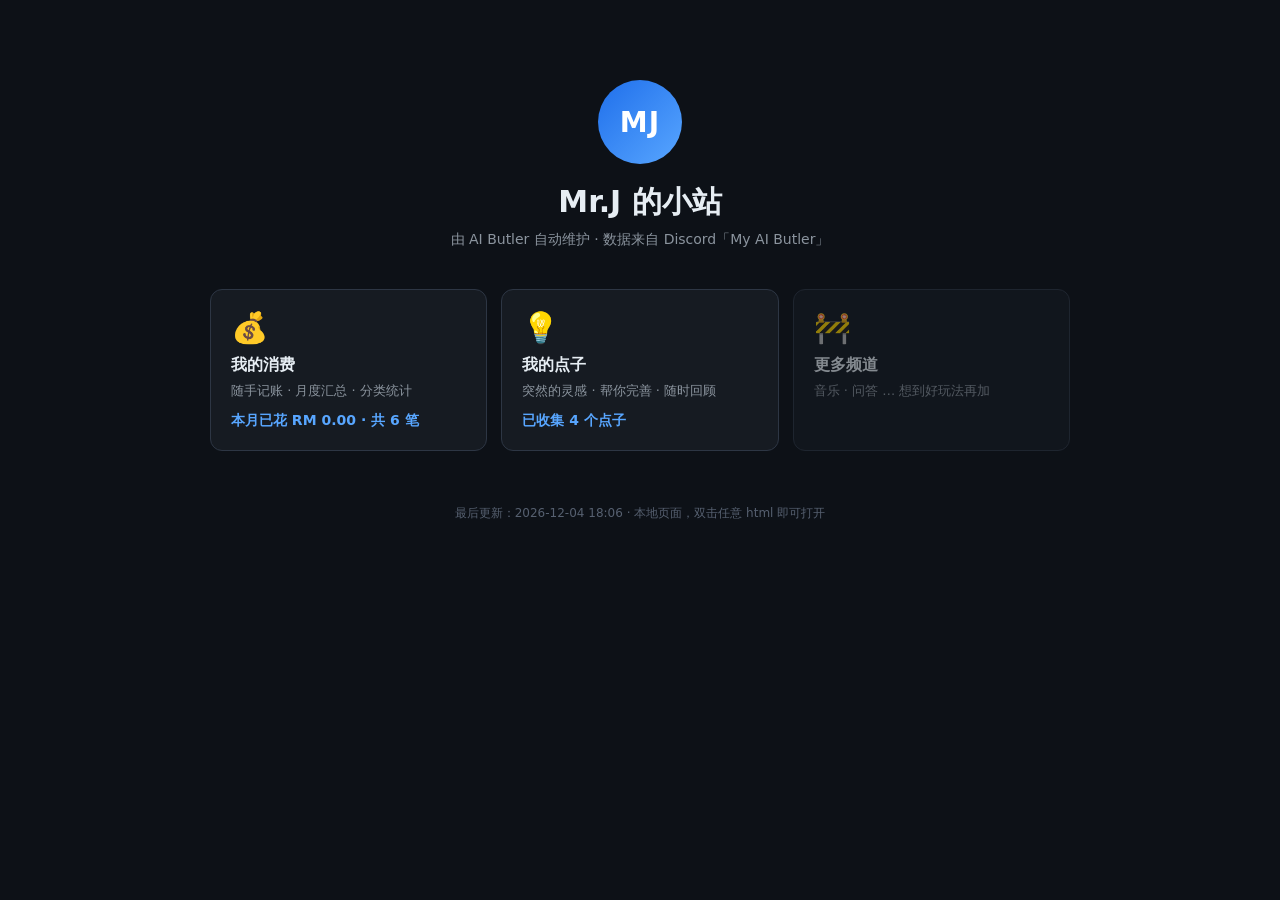
<file: index.html>
<!DOCTYPE html>
<html lang="zh-CN">
<head>
<meta charset="UTF-8">
<meta name="viewport" content="width=device-width, initial-scale=1.0">
<title>Mr.J · 个人主页</title>
<link rel="stylesheet" href="assets/style.css">
<style>
.home-hero { text-align: center; padding: 48px 0 8px; }
.home-hero .avatar {
  width: 84px; height: 84px; border-radius: 50%; margin: 0 auto 18px;
  background: linear-gradient(135deg, #1f6feb, #58a6ff);
  display: flex; align-items: center; justify-content: center;
  font-size: 28px; font-weight: 800; color: #fff; letter-spacing: 1px;
}
.home-hero h1 { font-size: 30px; }
.home-hero .sub { color: var(--muted); margin-top: 8px; font-size: 14px; }
a.card { display: block; color: var(--text); transition: border-color .15s, transform .15s; }
a.card:hover { border-color: var(--accent); text-decoration: none; transform: translateY(-2px); }
a.card h2 { margin-bottom: 6px; }
a.card p { color: var(--muted); font-size: 13px; }
.card-emoji { font-size: 30px; display: block; margin-bottom: 10px; }
.card-stat { color: var(--accent) !important; margin-top: 12px; font-weight: 600; font-size: 14px !important; }
.card-soon { opacity: .55; pointer-events: none; }
</style>
</head>
<body>
<div class="wrap">
  <div class="home-hero">
    <div class="avatar">MJ</div>
    <h1>Mr.J 的小站</h1>
    <div class="sub">由 AI Butler 自动维护 · 数据来自 Discord「My AI Butler」</div>
  </div>
  <section class="grid" style="margin-top:32px">
    <a class="card" href="expenses.html">
      <span class="card-emoji">💰</span>
      <h2>我的消费</h2>
      <p>随手记账 · 月度汇总 · 分类统计</p>
      <p class="card-stat" id="exp-stat">—</p>
    </a>
    <a class="card" href="ideas.html">
      <span class="card-emoji">💡</span>
      <h2>我的点子</h2>
      <p>突然的灵感 · 帮你完善 · 随时回顾</p>
      <p class="card-stat" id="idea-stat">—</p>
    </a>
    <a class="card card-soon" href="#">
      <span class="card-emoji">🚧</span>
      <h2>更多频道</h2>
      <p>音乐 · 问答 … 想到好玩法再加</p>
    </a>
  </section>
  <footer>最后更新：<span id="updated"></span> · 本地页面，双击任意 html 即可打开</footer>
</div>
<script src="assets/expenses-data.js"></script>
<script src="assets/ideas-data.js"></script>
<script>
(function(){
  var e = window.EXPENSES || [];
  var now = new Date();
  var ym = now.getFullYear() + "-" + String(now.getMonth()+1).padStart(2,"0");
  var thisMonth = e.filter(function(x){ return x.date.slice(0,7) === ym; });
  var sum = thisMonth.reduce(function(a,b){ return a + b.amount; }, 0);
  var cur = (thisMonth[0] || e[0] || {}).currency || "RM";
  document.getElementById("exp-stat").textContent = "本月已花 " + cur + " " + sum.toFixed(2) + " · 共 " + e.length + " 笔";
  var i = window.IDEAS || [];
  document.getElementById("idea-stat").textContent = "已收集 " + i.length + " 个点子";
  var d = new Date(document.lastModified);
  document.getElementById("updated").textContent =
    d.getFullYear() + "-" + String(d.getMonth()+1).padStart(2,"0") + "-" + String(d.getDate()).padStart(2,"0") + " " +
    String(d.getHours()).padStart(2,"0") + ":" + String(d.getMinutes()).padStart(2,"0");
})();
</script>
</body>
</html>
</file>
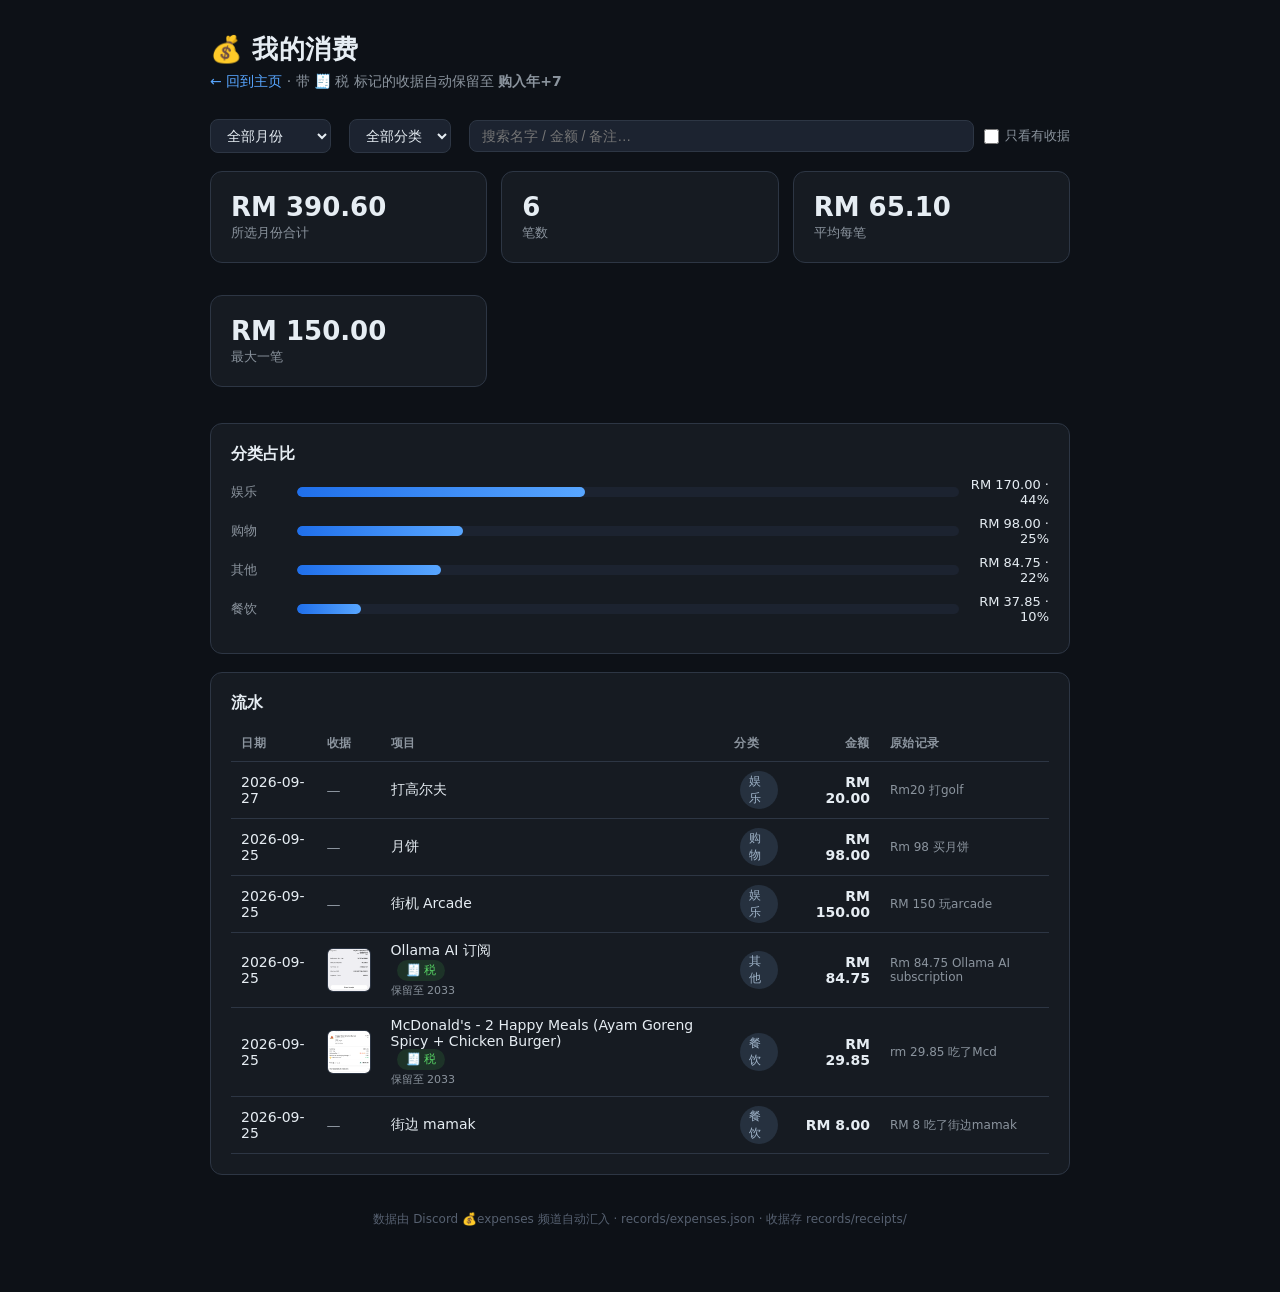
<file: expenses.html>
<!DOCTYPE html>
<html lang="zh-CN">
<head>
<meta charset="UTF-8">
<meta name="viewport" content="width=device-width, initial-scale=1.0">
<title>💰 我的消费</title>
<link rel="stylesheet" href="assets/style.css">
<style>
.filters { display: flex; gap: 10px; flex-wrap: wrap; align-items: center; margin-bottom: 18px; }
.filters input[type=search] { flex: 1; min-width: 180px; margin-right: 0; }
.toggle { display: inline-flex; align-items: center; gap: 6px; font-size: 13px; color: var(--muted); cursor: pointer; user-select: none; white-space: nowrap; }
.toggle input { accent-color: var(--accent); width: 15px; height: 15px; }
.receipt-th { width: 44px; height: 44px; object-fit: cover; border-radius: 6px; border: 1px solid var(--border); cursor: zoom-in; display: block; }
.tax-badge { background: #1d3328; color: #56d364; }
.ret { font-size: 11px; color: var(--muted); display: block; margin-top: 2px; }
#lightbox { position: fixed; inset: 0; background: rgba(0,0,0,.85); display: none; align-items: center; justify-content: center; z-index: 50; }
#lightbox img { max-width: 92vw; max-height: 92vh; border-radius: 10px; }
</style>
</head>
<body>
<div class="wrap">
  <header>
    <h1>💰 我的消费</h1>
    <div class="sub"><a href="index.html">← 回到主页</a> · 带 🧾 税 标记的收据自动保留至 <b>购入年+7</b></div>
  </header>
  <nav class="filters">
    <select id="monthSel"></select>
    <select id="catSel"><option value="">全部分类</option></select>
    <input type="search" id="q" placeholder="搜索名字 / 金额 / 备注…">
    <label class="toggle"><input type="checkbox" id="fReceipt">只看有收据</label>
  </nav>
  <section class="grid" style="margin-bottom:18px">
    <div class="card stat"><div class="num" id="s-total">-</div><div class="lbl">所选月份合计</div></div>
    <div class="card stat"><div class="num" id="s-count">-</div><div class="lbl">笔数</div></div>
    <div class="card stat"><div class="num" id="s-avg">-</div><div class="lbl">平均每笔</div></div>
    <div class="card stat"><div class="num" id="s-max">-</div><div class="lbl">最大一笔</div></div>
  </section>
  <section class="card">
    <h2>分类占比</h2>
    <div id="cats"></div>
  </section>
  <section class="card">
    <h2>流水</h2>
    <table>
      <thead><tr><th>日期</th><th>收据</th><th>项目</th><th>分类</th><th style="text-align:right">金额</th><th>原始记录</th></tr></thead>
      <tbody id="rows"></tbody>
    </table>
    <div class="empty" id="empty" style="display:none">没有符合条件的记录</div>
  </section>
  <footer>数据由 Discord 💰expenses 频道自动汇入 · records/expenses.json · 收据存 records/receipts/</footer>
</div>
<div id="lightbox"><img id="lbimg" alt="收据大图"></div>
<script src="assets/expenses-data.js"></script>
<script>
(function(){
  var E = (window.EXPENSES || []).slice().sort(function(a,b){ return b.date.localeCompare(a.date) || b.id-a.id; });
  var months = []; E.forEach(function(x){ var m=x.date.slice(0,7); if(months.indexOf(m)<0) months.push(m); });
  var mSel=document.getElementById("monthSel");
  months.forEach(function(m,i){ var o=document.createElement("option"); o.value=m; o.textContent=m.replace("-","年")+"月"; mSel.appendChild(o); });
  var all0=document.createElement("option"); all0.value=""; all0.textContent="全部月份";
  mSel.insertBefore(all0, mSel.firstChild); mSel.value="";

  var cSel=document.getElementById("catSel"), q=document.getElementById("q"),
      fR=document.getElementById("fReceipt");
  [mSel,cSel,fR].forEach(function(el){ el.onchange=render; }); q.oninput=render;

  function esc(s){ return String(s).replace(/[&<>"]/g,function(c){return {"&":"&amp;","<":"&lt;",">":"&gt;",'"':"&quot;"}[c];}); }
  function money(v){ var s=String(v).toLowerCase().replace(/[,\s]/g,""); var f=parseFloat(s); return isNaN(f)?s:f.toFixed(2); }

  function render(){
    var m=mSel.value, cat=cSel.value, kw=q.value.trim().toLowerCase(), onlyR=fR.checked;
    function match(x){
      if(m && x.date.slice(0,7)!==m) return false;
      if(cat && (x.category||"其他")!==cat) return false;
      if(onlyR && !x.receipt) return false;
      if(kw){
        var hay=(x.item+" "+(x.category||"")+" "+(x.raw||"")+" "+x.amount+" "+x.currency+" "+(x.note||"")).toLowerCase();
        if(hay.indexOf(kw)<0 && hay.indexOf(money(kw))<0) return false;
      }
      return true;
    }
    var list=E.filter(match);
    var monthAll=E.filter(function(x){ return !m||x.date.slice(0,7)===m; });
    var cur=(monthAll[0]||E[0]||{}).currency||"RM";
    var total=monthAll.reduce(function(a,b){return a+b.amount;},0);
    document.getElementById("s-total").textContent=cur+" "+total.toFixed(2);
    document.getElementById("s-count").textContent=list.length+(list.length!==monthAll.length?(" / "+monthAll.length):"");
    document.getElementById("s-avg").textContent=monthAll.length?cur+" "+(total/monthAll.length).toFixed(2):"-";
    var mx=monthAll.length?Math.max.apply(null,monthAll.map(function(x){return x.amount;})):0;
    document.getElementById("s-max").textContent=monthAll.length?cur+" "+mx.toFixed(2):"-";

    var byCat={}; monthAll.forEach(function(x){ byCat[x.category||"其他"]=(byCat[x.category||"其他"]||0)+x.amount; });
    var keys=Object.keys(byCat).sort(function(a,b){return byCat[b]-byCat[a];});
    document.getElementById("cats").innerHTML=keys.map(function(k){
      var pct=total?100*byCat[k]/total:0;
      return '<div class="bar-row"><span class="bar-label">'+esc(k)+'</span><div class="bar-track"><div class="bar-fill" style="width:'+pct+'%"></div></div><span class="bar-val">'+cur+' '+byCat[k].toFixed(2)+' · '+pct.toFixed(0)+'%</span></div>';
    }).join("")||'<div class="empty">暂无数据</div>';

    var cKeys=[]; E.forEach(function(x){ var c=x.category||"其他"; if(cKeys.indexOf(c)<0) cKeys.push(c); });
    cSel.innerHTML='<option value="">全部分类</option>'+cKeys.map(function(c){ return '<option value="'+esc(c)+'"'+(c===cat?' selected':'')+'>'+esc(c)+'</option>'; }).join("");

    document.getElementById("rows").innerHTML=list.map(function(x){
      var rec = x.receipt ? '<img class="receipt-th" src="receipts/'+encodeURI(x.receipt)+'" alt="收据" onclick="showR(\'receipts/'+encodeURI(x.receipt)+'\')" onerror="this.outerHTML=\'<span style=color:var(--muted)>🧾缺文件</span>\'">' : '<span style="color:var(--muted)">—</span>';
      var tax = x.tax ? '<span class="badge tax-badge">🧾 税</span>'+(x.retention_until?'<span class="ret">保留至 '+x.retention_until+'</span>':'') : '';
      return '<tr><td>'+x.date+'</td><td>'+rec+'</td><td>'+esc(x.item)+(tax?'<br>'+tax:'')+'</td><td><span class="badge">'+esc(x.category||"-")+'</span></td><td class="amount" style="text-align:right">'+esc(x.currency)+' '+x.amount.toFixed(2)+'</td><td style="color:var(--muted);font-size:12px">'+esc(x.raw||"")+'</td></tr>';
    }).join("");
    document.getElementById("empty").style.display=list.length?"none":"block";
  }
  window.showR=function(src){ document.getElementById("lbimg").src=src; document.getElementById("lightbox").style.display="flex"; };
  document.getElementById("lightbox").onclick=function(){ this.style.display="none"; };
  render();
})();
</script>
</body>
</html>
</file>
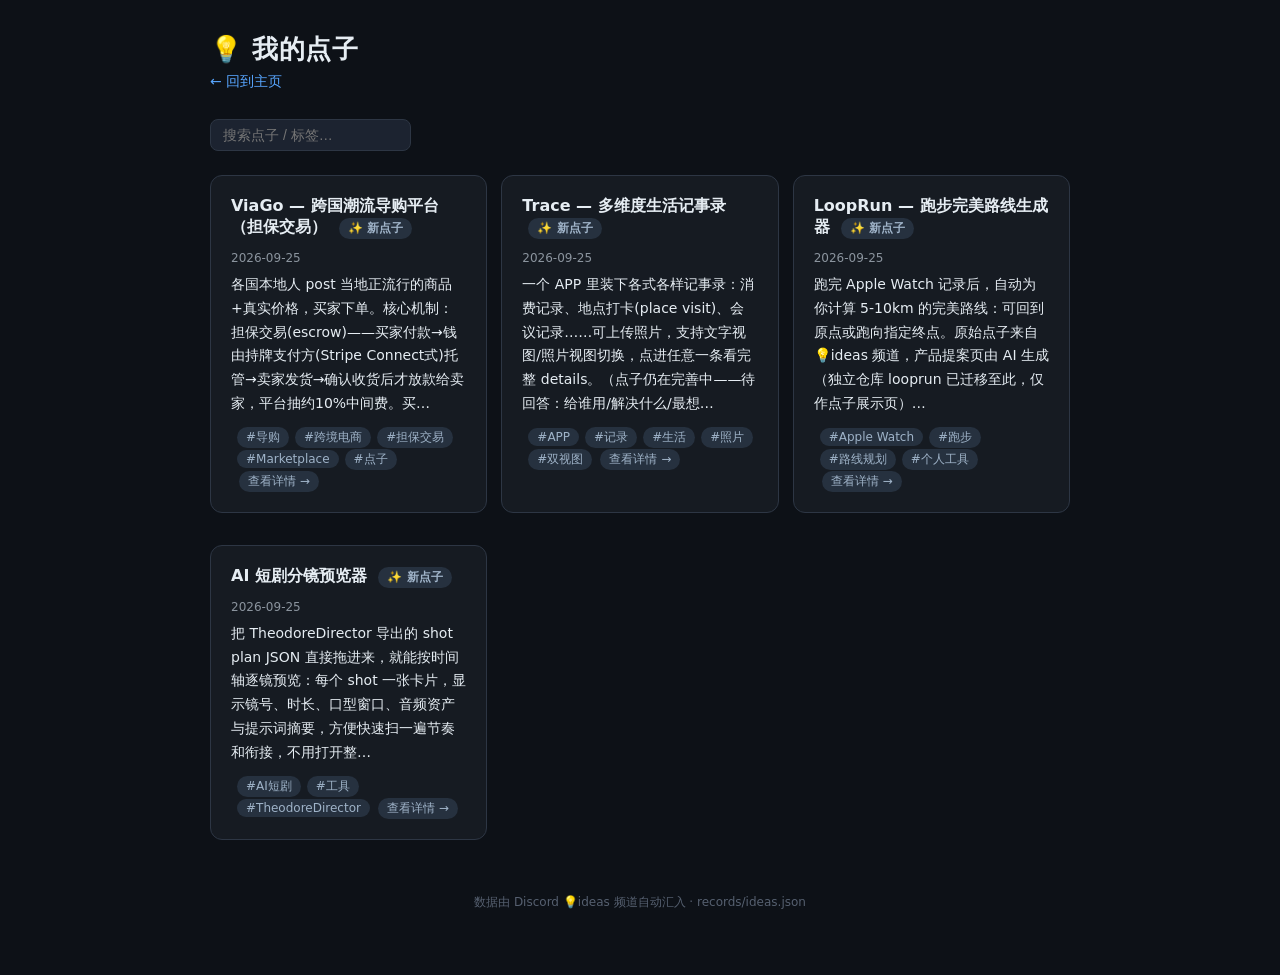
<file: ideas.html>
<!DOCTYPE html>
<html lang="zh-CN">
<head>
<meta charset="UTF-8">
<meta name="viewport" content="width=device-width, initial-scale=1.0">
<title>💡 我的点子</title>
<link rel="stylesheet" href="assets/style.css">
<style>
.card{cursor:pointer}
.modal-bg{position:fixed;inset:0;background:rgba(5,8,16,.72);backdrop-filter:blur(4px);display:none;z-index:50}
.modal-bg.open{display:flex;align-items:center;justify-content:center;padding:20px}
.modal{background:var(--card,#12182a);border:1px solid var(--border,#26314d);border-radius:16px;max-width:680px;width:100%;max-height:86vh;overflow:auto;padding:28px 30px;position:relative}
.modal h2{font-size:22px;margin:0 0 4px}
.modal .meta{color:var(--muted,#7f8db0);font-size:12px;margin-bottom:16px}
.modal .detail{font-size:15px;line-height:1.85;white-space:pre-wrap;color:#d6ddf2}
.modal .tags{margin-top:16px;display:flex;flex-wrap:wrap;gap:8px}
.modal .close{position:sticky;top:0;float:right;background:none;border:0;color:var(--muted,#7f8db0);font-size:22px;cursor:pointer;line-height:1}
.go-project{display:flex;align-items:center;justify-content:center;gap:8px;margin-top:24px;padding:13px 18px;border-radius:12px;
  background:linear-gradient(120deg,var(--accent,#4f8cff),var(--accent2,#8b5cf6));color:#fff;text-decoration:none;font-weight:700;font-size:15px}
.go-project:hover{filter:brightness(1.12)}
</style>
</head>
<body>
<div class="wrap">
  <header>
    <h1>💡 我的点子</h1>
    <div class="sub"><a href="index.html">← 回到主页</a></div>
  </header>
  <nav class="nav"><input type="search" id="q" placeholder="搜索点子 / 标签…"></nav>
  <section id="list" class="grid"></section>
  <div class="empty" id="empty" style="display:none">还没有点子——去 Discord 💡ideas 频道丢一句试试！</div>
  <footer>数据由 Discord 💡ideas 频道自动汇入 · records/ideas.json</footer>
</div>

<div class="modal-bg" id="modalBg">
  <div class="modal" id="modal"></div>
</div>

<script src="assets/ideas-data.js"></script>
<script>
(function(){
  var I = (window.IDEAS || []).slice().sort(function(a,b){ return b.date.localeCompare(a.date) || b.id-a.id; });
  var S = { new:"✨ 新点子", ongoing:"🔨 进行中", done:"✅ 已实现", dropped:"🗑 已放弃" };
  var q = document.getElementById("q");
  var bg = document.getElementById("modalBg"), modal = document.getElementById("modal");
  function esc(s){ return String(s).replace(/[&<>"]/g, function(c){ return {"&":"&amp;","<":"&lt;",">":"&gt;",'"':"&quot;"}[c]; }); }
  function render(){
    var kw = q.value.trim().toLowerCase();
    var list = I.filter(function(x){
      if(!kw) return true;
      return (x.title+" "+x.detail+" "+(x.tags||[]).join(" ")).toLowerCase().indexOf(kw)>=0;
    });
    document.getElementById("list").innerHTML = list.map(function(x){
      return '<div class="card" data-id="'+x.id+'">'+
        '<h2>'+esc(x.title)+' <span class="badge">'+(S[x.status]||x.status||"")+'</span></h2>'+
        '<div style="color:var(--muted);font-size:12px;margin-bottom:8px">'+x.date+'</div>'+
        '<p style="font-size:14px;line-height:1.7;white-space:pre-wrap">'+esc((x.detail||"").slice(0,110))+((x.detail||"").length>110?"…":"")+'</p>'+
        '<div style="margin-top:10px">'+(x.tags||[]).map(function(t){ return '<span class="badge">#'+esc(t)+'</span>'; }).join("")+
        '<span class="badge" style="margin-left:8px">查看详情 →</span></div></div>';
    }).join("");
    document.getElementById("empty").style.display = list.length ? "none" : "block";
  }
  function openModal(id){
    var x = I.find(function(e){ return e.id === id; });
    if(!x) return;
    modal.innerHTML = '<button class="close" aria-label="关闭">×</button>'+
      '<h2>'+esc(x.title)+' <span class="badge">'+(S[x.status]||x.status||"")+'</span></h2>'+
      '<div class="meta">'+x.date+' · 来自 '+(x.source||"Discord 💡ideas")+'</div>'+
      '<div class="detail">'+esc(x.detail||"")+'</div>'+
      ((x.tags||[]).length?'<div class="tags">'+x.tags.map(function(t){ return '<span class="badge">#'+esc(t)+'</span>'; }).join("")+'</div>':'')+
      (x.page?'<a class="go-project" href="'+esc(x.page)+'">🚀 打开项目页面</a>':'<div class="meta" style="margin-top:20px">（还没有项目页面）</div>');
    bg.classList.add("open");
    modal.querySelector(".close").onclick = close;
    if(history.replaceState) history.replaceState(null,"","#idea-"+x.id);
  }
  function close(){ bg.classList.remove("open"); if(history.replaceState) history.replaceState(null,"",location.pathname); }
  bg.addEventListener("click", function(e){ if(e.target===bg) close(); });
  document.addEventListener("keydown", function(e){ if(e.key==="Escape") close(); });
  document.getElementById("list").addEventListener("click", function(e){
    var card = e.target.closest(".card"); if(card) openModal(+card.dataset.id);
  });
  q.oninput = render; render();
  var h = location.hash.match(/^#idea-(\d+)$/); if(h) openModal(+h[1]);
})();
</script>
</body>
</html>
</file>
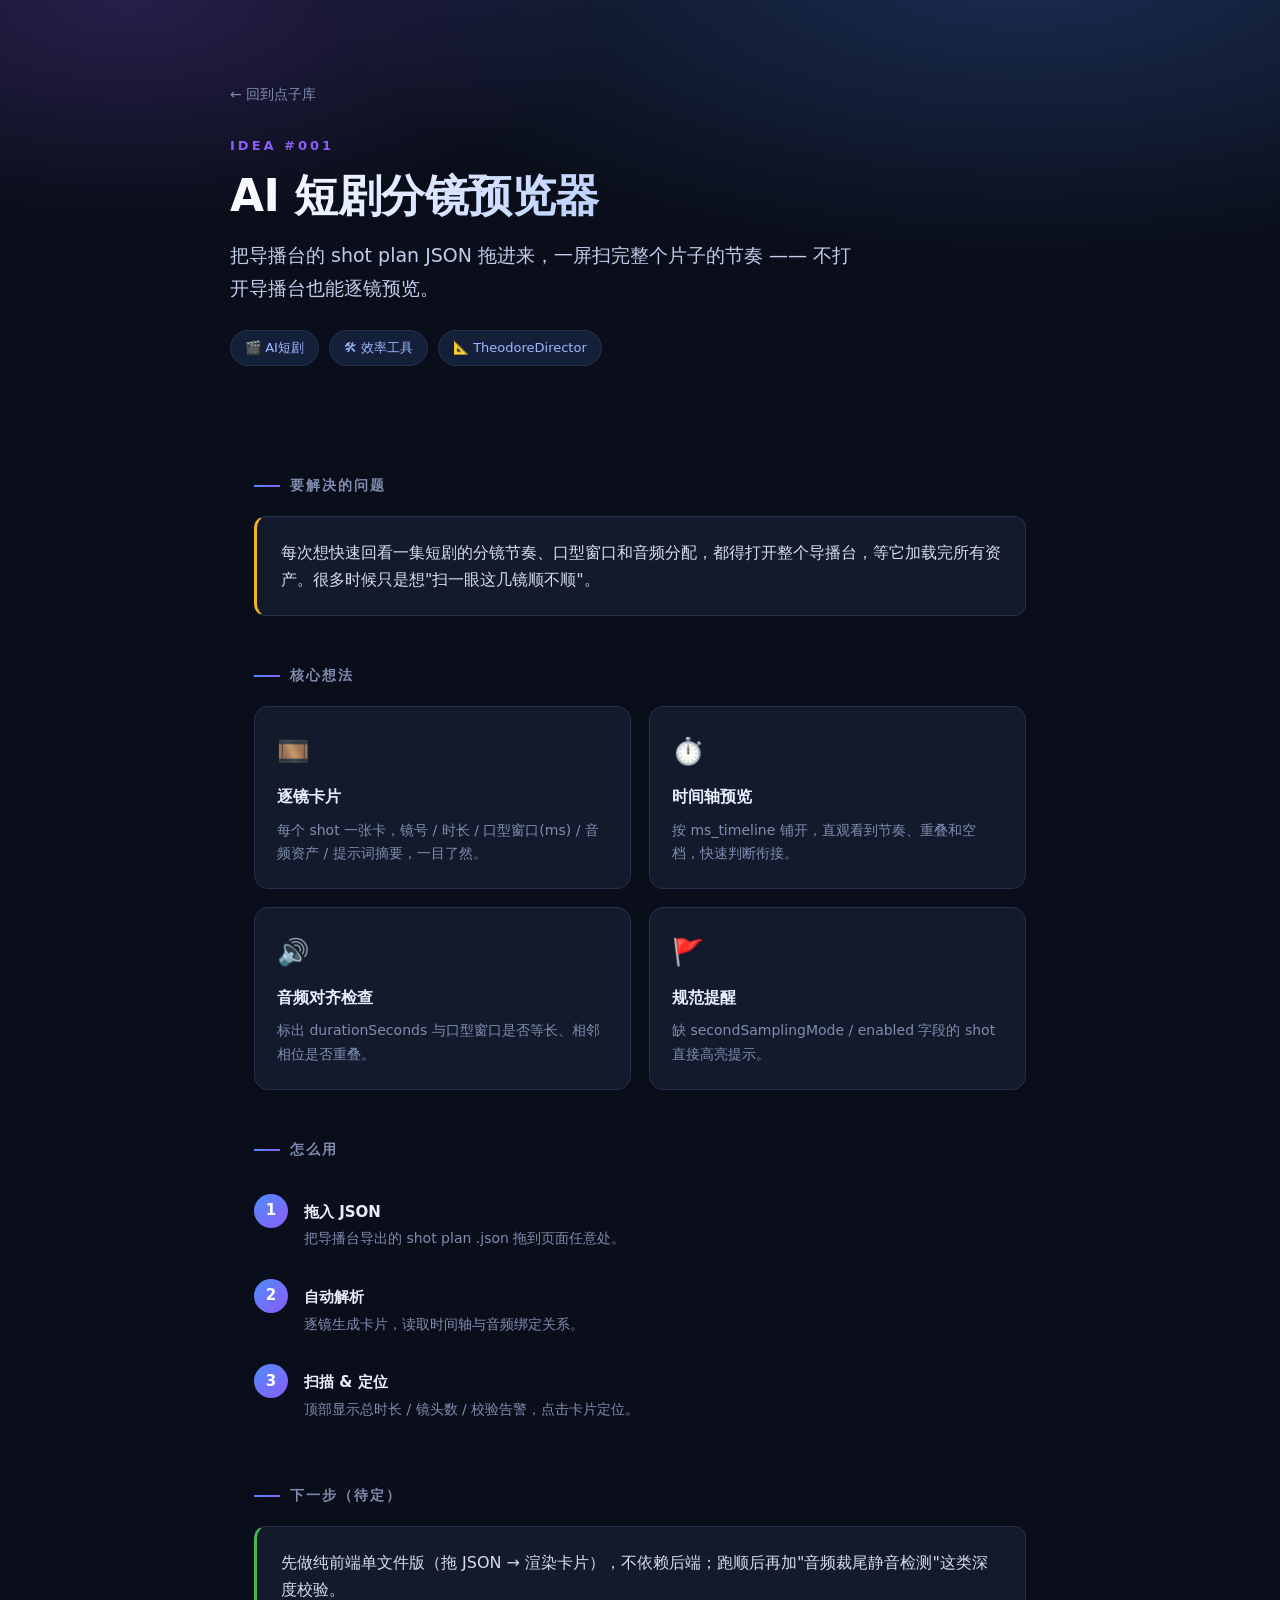
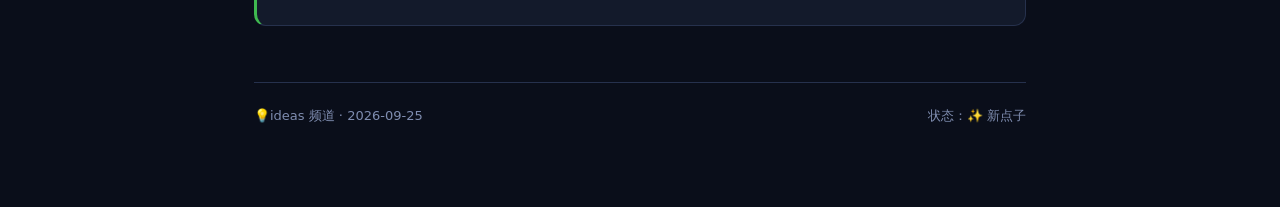
<file: ideas/ai-storyboard.html>
<!DOCTYPE html>
<html lang="zh-CN">
<head>
<meta charset="UTF-8">
<meta name="viewport" content="width=device-width, initial-scale=1.0">
<title>💡 AI 短剧分镜预览器</title>
<style>
:root{
  --bg:#0a0e1a; --panel:#131a2b; --line:#26314d; --ink:#e8eefc;
  --muted:#7f8db0; --acc:#4f8cff; --acc2:#8b5cf6; --amber:#f0b429; --green:#3fb950;
}
*{margin:0;padding:0;box-sizing:border-box}
body{background:var(--bg);color:var(--ink);font-family:"Segoe UI","Microsoft YaHei",system-ui,sans-serif;line-height:1.7}
.hero{position:relative;overflow:hidden;padding:80px 24px 60px;
  background:radial-gradient(1200px 500px at 80% -10%, rgba(79,140,255,.25), transparent 60%),
             radial-gradient(900px 400px at 10% 0%, rgba(139,92,246,.22), transparent 55%);}
.hero .wrap{max-width:820px;margin:0 auto;position:relative;z-index:2}
.back{display:inline-flex;align-items:center;gap:6px;color:var(--muted);text-decoration:none;font-size:14px;margin-bottom:28px}
.back:hover{color:var(--acc)}
.eyebrow{color:var(--acc2);font-size:13px;letter-spacing:3px;text-transform:uppercase;font-weight:600;margin-bottom:14px}
h1{font-size:44px;line-height:1.15;font-weight:800;letter-spacing:-.5px;
  background:linear-gradient(120deg,#fff,#a9c4ff 60%,#c9a6ff);-webkit-background-clip:text;background-clip:text;-webkit-text-fill-color:transparent}
.tagline{margin-top:18px;font-size:19px;color:#c3cdec;max-width:640px}
.pills{margin-top:26px;display:flex;flex-wrap:wrap;gap:10px}
.pill{padding:6px 14px;border-radius:999px;font-size:13px;background:rgba(79,140,255,.14);border:1px solid var(--line);color:#9db8ff}
main{max-width:820px;margin:0 auto;padding:0 24px 80px}
section{margin-top:48px}
h2{font-size:14px;letter-spacing:2px;text-transform:uppercase;color:var(--muted);margin-bottom:18px;display:flex;align-items:center;gap:10px}
h2::before{content:"";width:26px;height:2px;background:linear-gradient(90deg,var(--acc),var(--acc2))}
.problem{background:var(--panel);border:1px solid var(--line);border-left:3px solid var(--amber);border-radius:12px;padding:22px 24px;font-size:16px;color:#d6ddf2}
.grid2{display:grid;grid-template-columns:1fr 1fr;gap:18px}
@media(max-width:640px){.grid2{grid-template-columns:1fr}h1{font-size:34px}}
.feat{background:var(--panel);border:1px solid var(--line);border-radius:14px;padding:22px;transition:transform .18s,border-color .18s}
.feat:hover{transform:translateY(-3px);border-color:var(--acc)}
.feat .ic{font-size:26px;margin-bottom:10px}
.feat h3{font-size:16px;margin-bottom:8px}
.feat p{font-size:14px;color:var(--muted)}
.flow{display:flex;flex-direction:column;gap:0}
.step{display:flex;gap:16px;padding:14px 0;position:relative}
.step .n{flex-shrink:0;width:34px;height:34px;border-radius:50%;display:flex;align-items:center;justify-content:center;font-weight:700;
  background:linear-gradient(135deg,var(--acc),var(--acc2));color:#fff;font-size:15px}
.step .body{padding-top:4px}
.step .body b{font-size:15px}
.step .body span{display:block;color:var(--muted);font-size:14px;margin-top:2px}
.meta{margin-top:56px;padding-top:22px;border-top:1px solid var(--line);color:var(--muted);font-size:13px;display:flex;justify-content:space-between;flex-wrap:wrap;gap:10px}
</style>
</head>
<body>
<div class="hero">
  <div class="wrap">
    <a class="back" href="../ideas.html">← 回到点子库</a>
    <div class="eyebrow">Idea #001</div>
    <h1>AI 短剧分镜预览器</h1>
    <p class="tagline">把导播台的 shot plan JSON 拖进来，一屏扫完整个片子的节奏 —— 不打开导播台也能逐镜预览。</p>
    <div class="pills"><span class="pill">🎬 AI短剧</span><span class="pill">🛠 效率工具</span><span class="pill">📐 TheodoreDirector</span></div>
  </div>
</div>
<main>
  <section>
    <h2>要解决的问题</h2>
    <div class="problem">每次想快速回看一集短剧的分镜节奏、口型窗口和音频分配，都得打开整个导播台，等它加载完所有资产。很多时候只是想"扫一眼这几镜顺不顺"。</div>
  </section>
  <section>
    <h2>核心想法</h2>
    <div class="grid2">
      <div class="feat"><div class="ic">🎞️</div><h3>逐镜卡片</h3><p>每个 shot 一张卡，镜号 / 时长 / 口型窗口(ms) / 音频资产 / 提示词摘要，一目了然。</p></div>
      <div class="feat"><div class="ic">⏱️</div><h3>时间轴预览</h3><p>按 ms_timeline 铺开，直观看到节奏、重叠和空档，快速判断衔接。</p></div>
      <div class="feat"><div class="ic">🔊</div><h3>音频对齐检查</h3><p>标出 durationSeconds 与口型窗口是否等长、相邻相位是否重叠。</p></div>
      <div class="feat"><div class="ic">🚩</div><h3>规范提醒</h3><p>缺 secondSamplingMode / enabled 字段的 shot 直接高亮提示。</p></div>
    </div>
  </section>
  <section>
    <h2>怎么用</h2>
    <div class="flow">
      <div class="step"><div class="n">1</div><div class="body"><b>拖入 JSON</b><span>把导播台导出的 shot plan .json 拖到页面任意处。</span></div></div>
      <div class="step"><div class="n">2</div><div class="body"><b>自动解析</b><span>逐镜生成卡片，读取时间轴与音频绑定关系。</span></div></div>
      <div class="step"><div class="n">3</div><div class="body"><b>扫描 & 定位</b><span>顶部显示总时长 / 镜头数 / 校验告警，点击卡片定位。</span></div></div>
    </div>
  </section>
  <section>
    <h2>下一步（待定）</h2>
    <div class="problem" style="border-left-color:var(--green)">先做纯前端单文件版（拖 JSON → 渲染卡片），不依赖后端；跑顺后再加"音频裁尾静音检测"这类深度校验。</div>
  </section>
  <div class="meta"><span>💡ideas 频道 · 2026-09-25</span><span>状态：✨ 新点子</span></div>
</main>
</body>
</html>
</file>
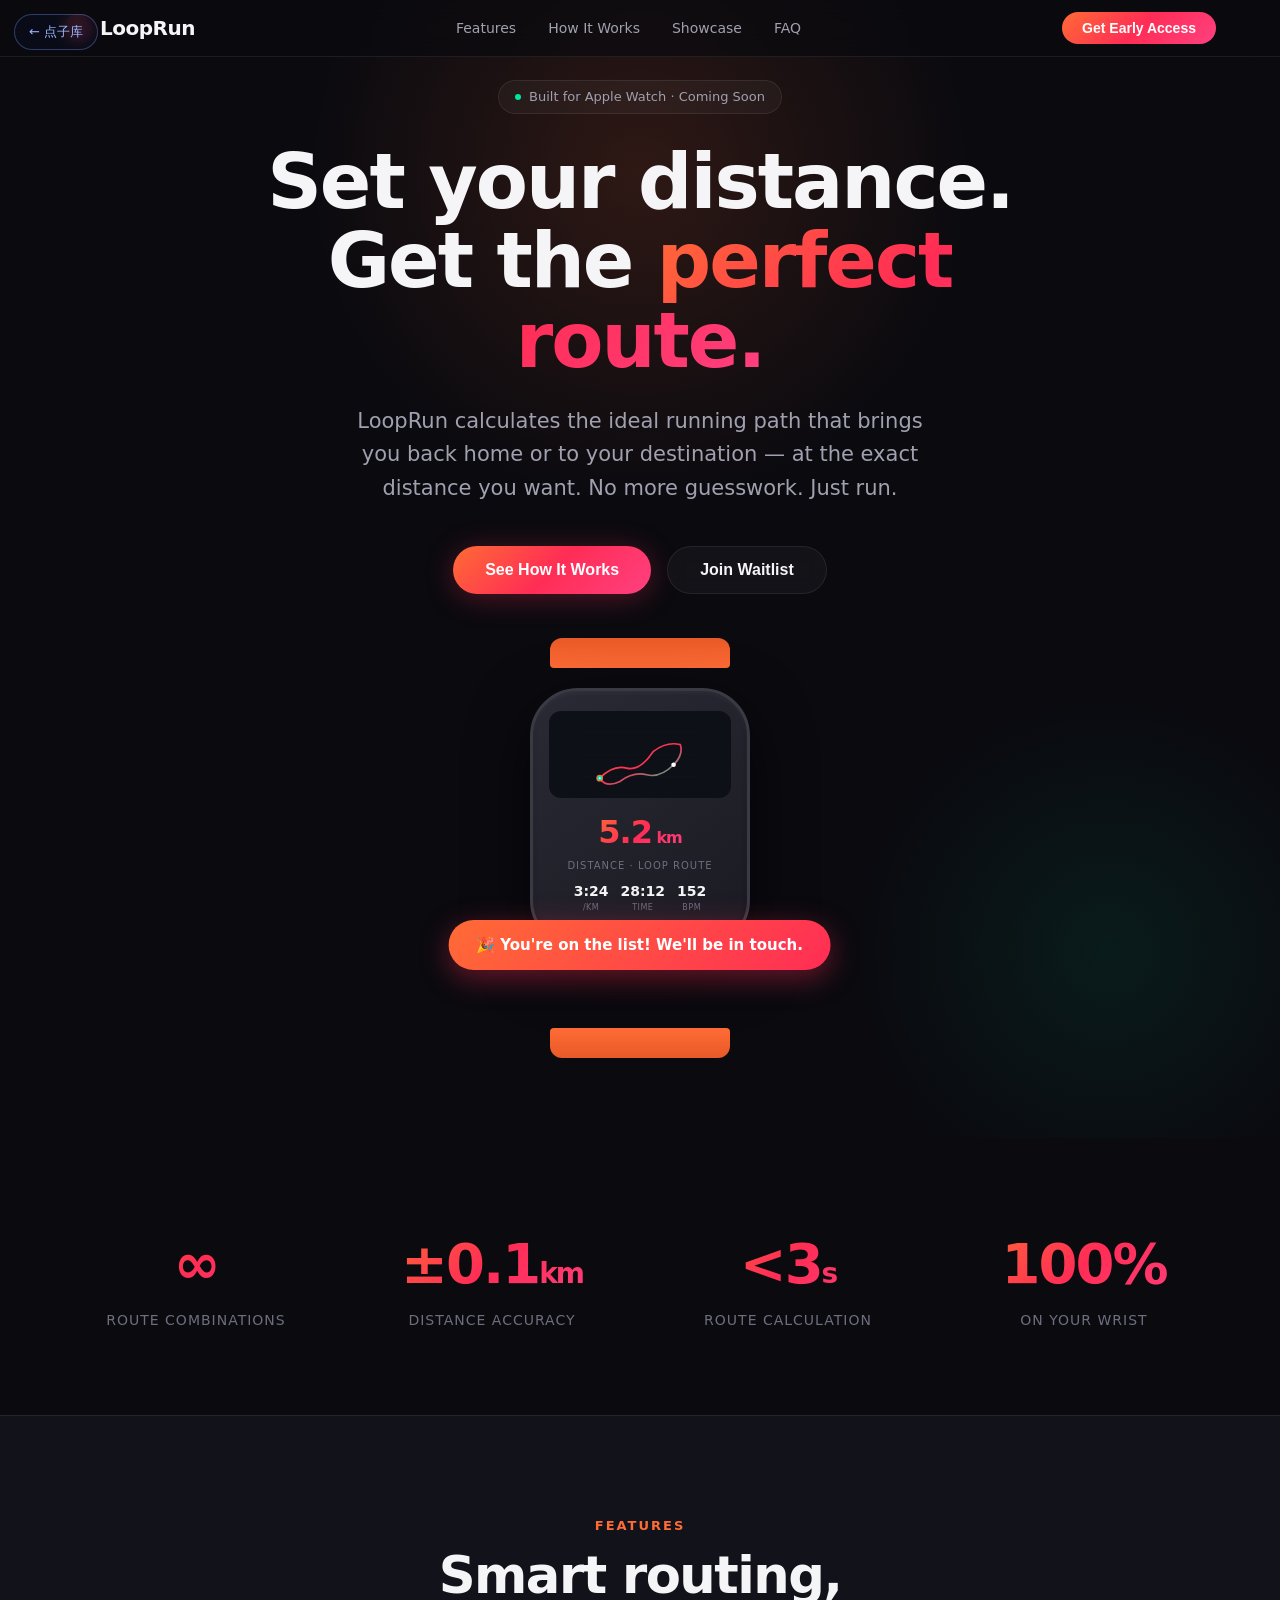
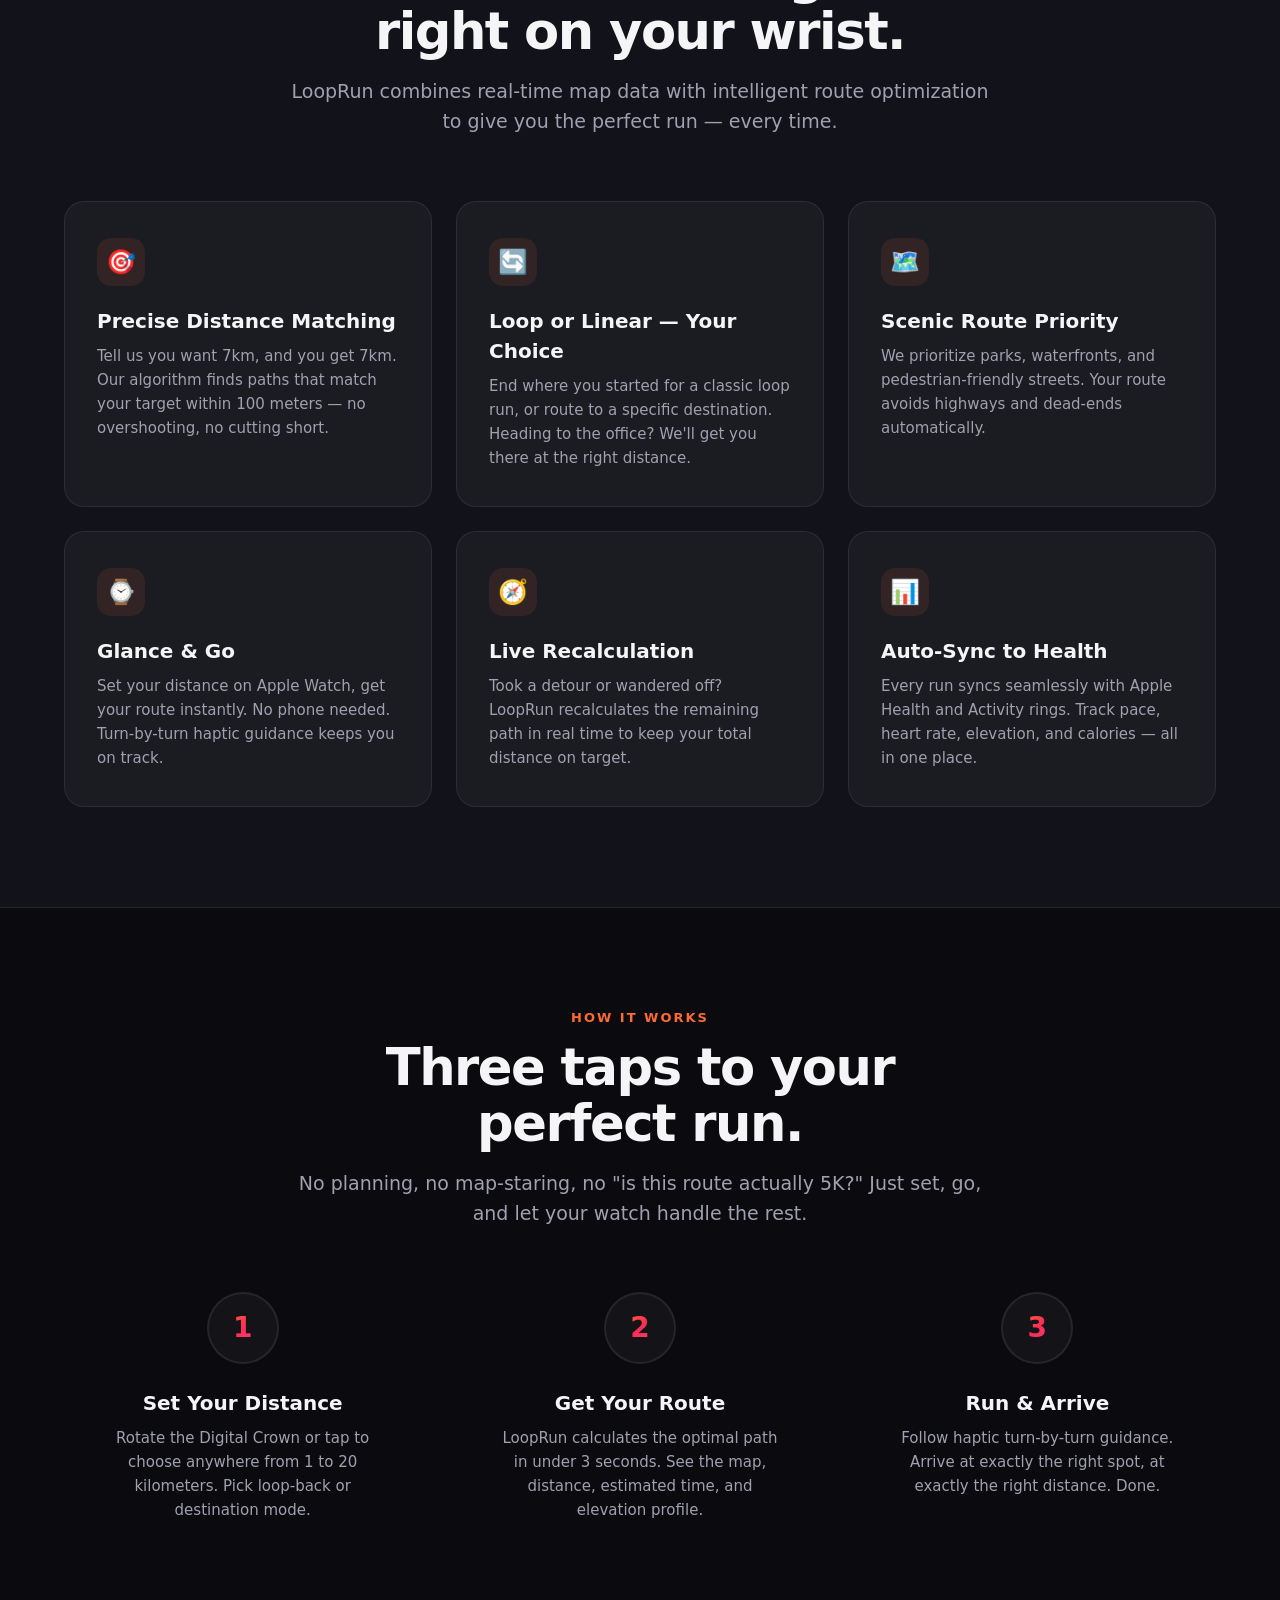
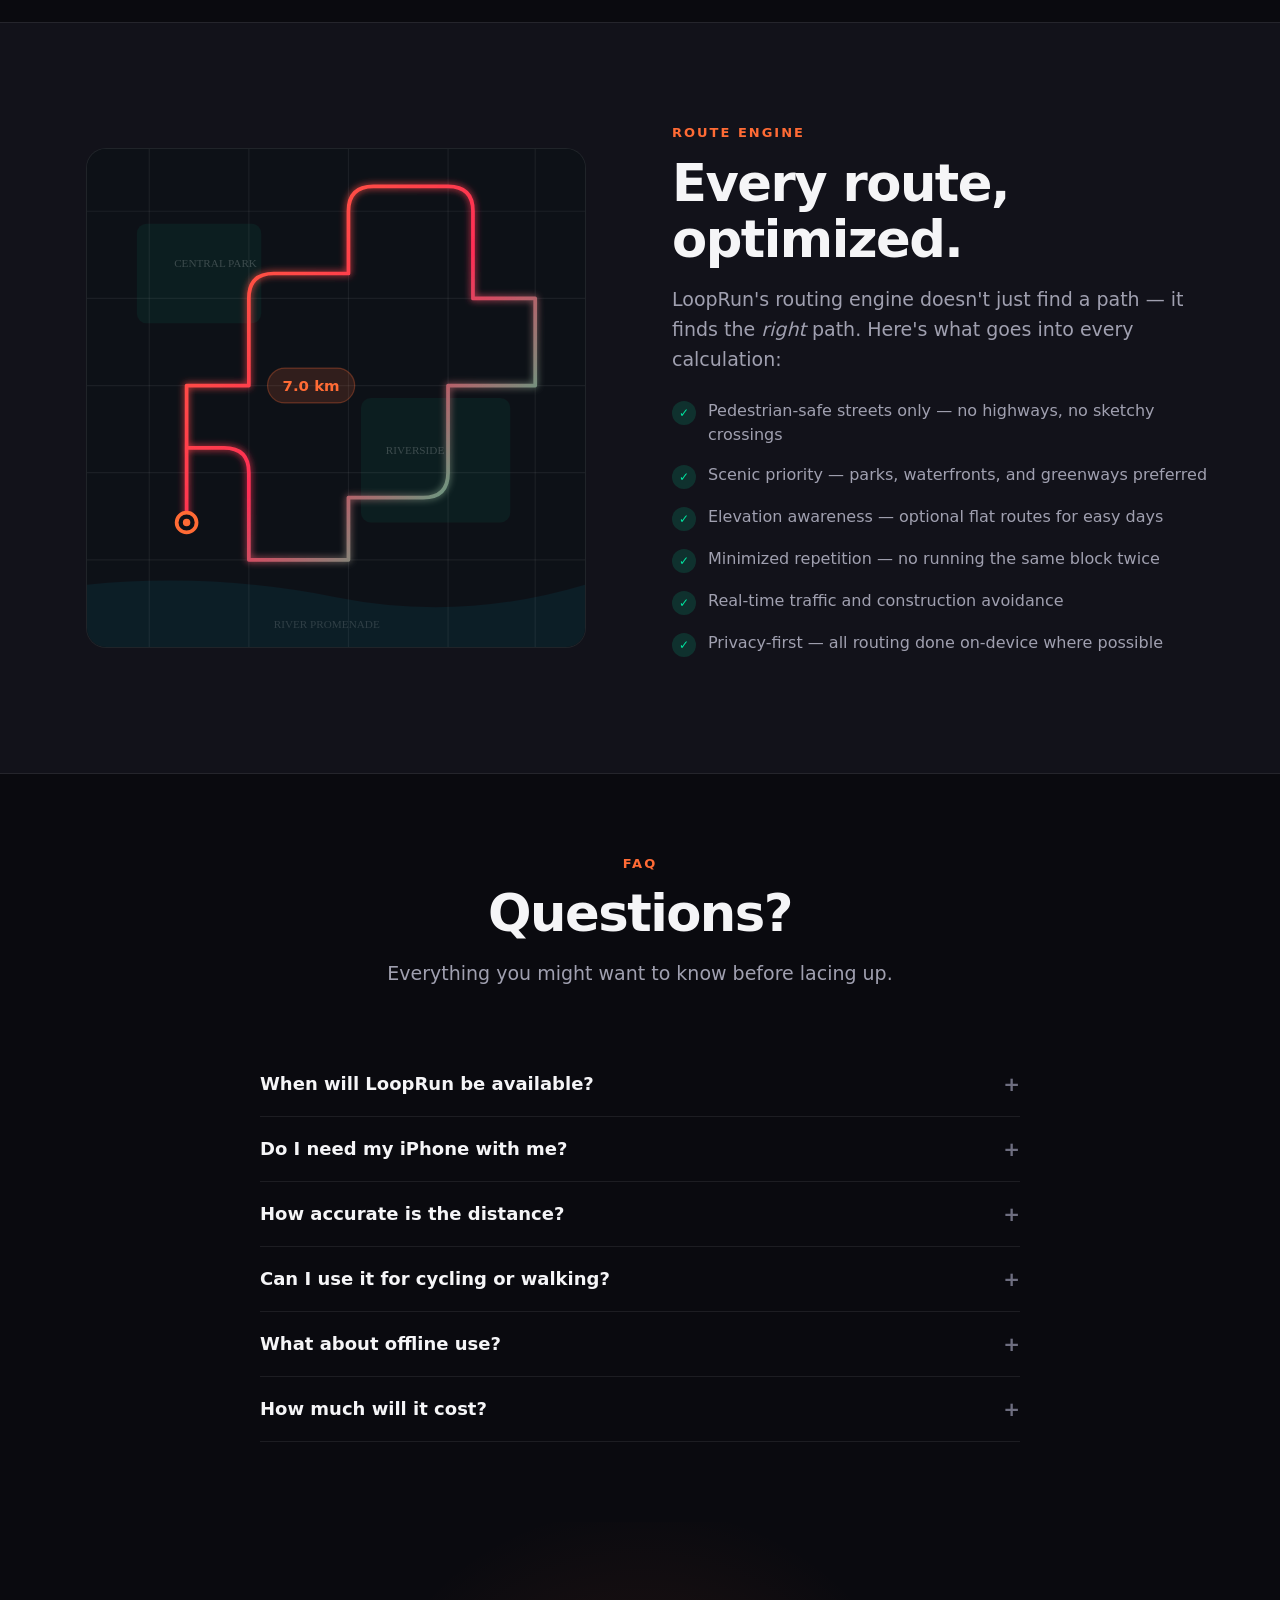
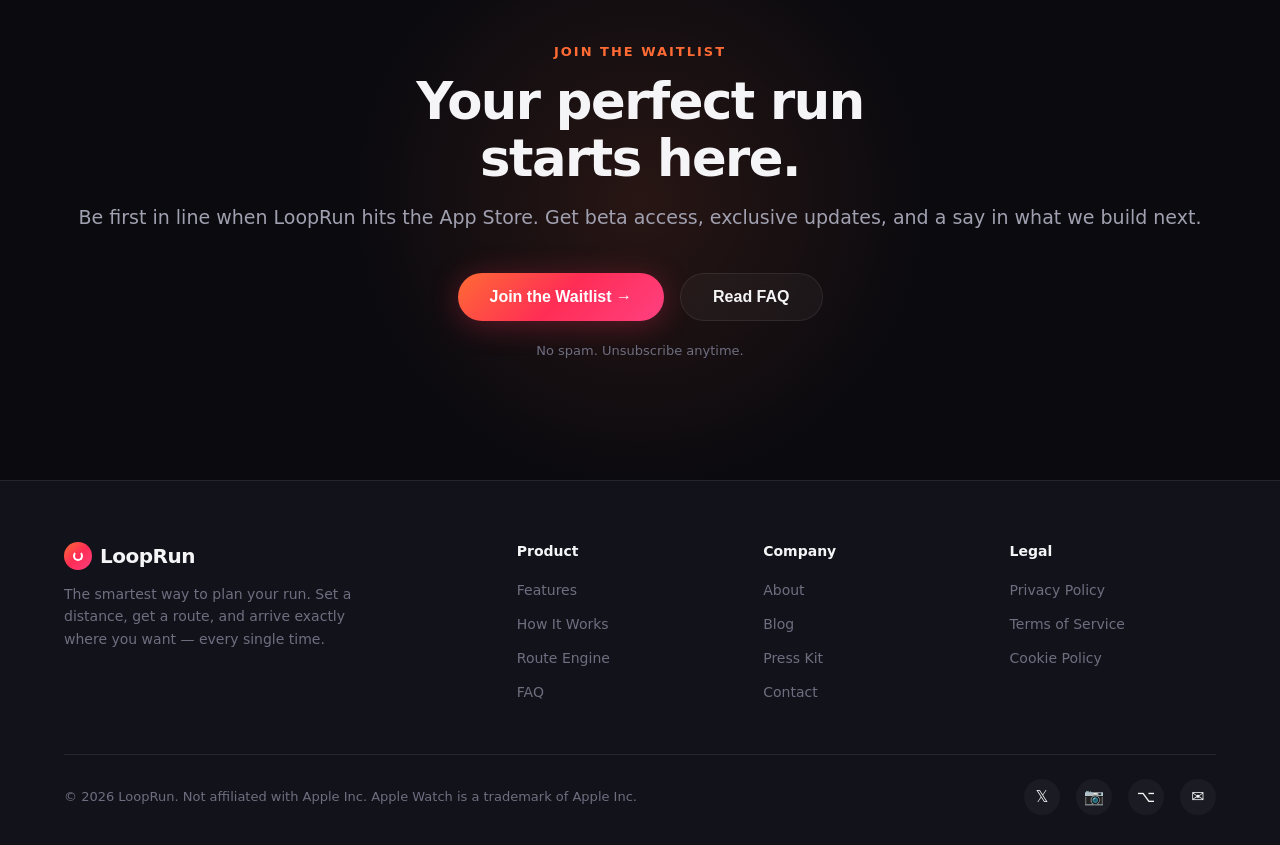
<file: ideas/looprun.html>
<!DOCTYPE html>
<html lang="en">
<head>
    <meta charset="UTF-8">
    <meta name="viewport" content="width=device-width, initial-scale=1.0">
    <title>LoopRun — Smart Route Planning for Apple Watch</title>
    <meta name="description" content="Set your distance. Get the perfect route. LoopRun calculates the ideal running path that brings you back home or to your destination — right on your wrist.">
    <style>
        /* ===== Reset & Base ===== */
        *, *::before, *::after {
            margin: 0;
            padding: 0;
            box-sizing: border-box;
        }

        :root {
            --bg: #0a0a0f;
            --bg-2: #12121a;
            --surface: rgba(255, 255, 255, 0.04);
            --surface-hover: rgba(255, 255, 255, 0.08);
            --border: rgba(255, 255, 255, 0.08);
            --text: #f5f5f7;
            --text-2: #a0a0b0;
            --text-3: #6e6e80;
            --accent: #ff6b35;
            --accent-2: #ff2d55;
            --accent-3: #00e5a0;
            --gradient: linear-gradient(135deg, #ff6b35 0%, #ff2d55 50%, #ff4080 100%);
            --gradient-2: linear-gradient(135deg, #00e5a0 0%, #00b4d8 100%);
            --radius: 20px;
            --radius-sm: 12px;
            --max-width: 1200px;
        }

        html {
            scroll-behavior: smooth;
            -webkit-font-smoothing: antialiased;
            -moz-osx-font-smoothing: grayscale;
        }

        body {
            font-family: -apple-system, BlinkMacSystemFont, 'SF Pro Display', 'Segoe UI', system-ui, sans-serif;
            background: var(--bg);
            color: var(--text);
            line-height: 1.5;
            overflow-x: hidden;
        }

        a { color: inherit; text-decoration: none; }
        img { max-width: 100%; display: block; }

        /* ===== Layout ===== */
        .container {
            max-width: var(--max-width);
            margin: 0 auto;
            padding: 0 24px;
        }

        section {
            position: relative;
            padding: 100px 0;
        }

        /* ===== Nav ===== */
        nav {
            position: fixed;
            top: 0;
            left: 0;
            right: 0;
            z-index: 100;
            backdrop-filter: blur(20px);
            -webkit-backdrop-filter: blur(20px);
            background: rgba(10, 10, 15, 0.7);
            border-bottom: 1px solid var(--border);
            transition: background 0.3s ease;
        }

        nav .container {
            display: flex;
            align-items: center;
            justify-content: space-between;
            height: 56px;
        }

        .logo {
            display: flex;
            align-items: center;
            gap: 8px;
            font-weight: 700;
            font-size: 20px;
            letter-spacing: -0.5px;
        }

        .logo-icon {
            width: 28px;
            height: 28px;
            border-radius: 50%;
            background: var(--gradient);
            position: relative;
            display: flex;
            align-items: center;
            justify-content: center;
        }

        .logo-icon::after {
            content: '';
            position: absolute;
            width: 10px;
            height: 10px;
            border: 2.5px solid #fff;
            border-radius: 50%;
            border-top-color: transparent;
            transform: rotate(0deg);
        }

        nav ul {
            display: flex;
            list-style: none;
            gap: 32px;
        }

        nav ul li a {
            color: var(--text-2);
            font-size: 14px;
            font-weight: 500;
            transition: color 0.2s;
        }

        nav ul li a:hover { color: var(--text); }

        .nav-cta {
            padding: 8px 20px;
            border-radius: 100px;
            background: var(--gradient);
            color: #fff;
            font-size: 14px;
            font-weight: 600;
            border: none;
            cursor: pointer;
            transition: transform 0.2s, box-shadow 0.2s;
        }

        .nav-cta:hover {
            transform: scale(1.05);
            box-shadow: 0 4px 20px rgba(255, 45, 85, 0.4);
        }

        @media (max-width: 768px) {
            nav ul { display: none; }
        }

        /* ===== Hero ===== */
        #hero {
            min-height: 100vh;
            display: flex;
            align-items: center;
            justify-content: center;
            text-align: center;
            padding-top: 80px;
            overflow: hidden;
        }

        #hero::before {
            content: '';
            position: absolute;
            top: -20%;
            left: 50%;
            transform: translateX(-50%);
            width: 800px;
            height: 800px;
            background: radial-gradient(circle, rgba(255, 107, 53, 0.15) 0%, transparent 60%);
            border-radius: 50%;
            pointer-events: none;
        }

        #hero::after {
            content: '';
            position: absolute;
            bottom: -10%;
            right: -10%;
            width: 600px;
            height: 600px;
            background: radial-gradient(circle, rgba(0, 229, 160, 0.08) 0%, transparent 60%);
            border-radius: 50%;
            pointer-events: none;
        }

        .hero-content {
            position: relative;
            z-index: 2;
            max-width: 800px;
        }

        .hero-badge {
            display: inline-flex;
            align-items: center;
            gap: 8px;
            padding: 6px 16px;
            border-radius: 100px;
            background: var(--surface);
            border: 1px solid var(--border);
            font-size: 13px;
            color: var(--text-2);
            margin-bottom: 28px;
            backdrop-filter: blur(10px);
        }

        .hero-badge .dot {
            width: 6px;
            height: 6px;
            border-radius: 50%;
            background: var(--accent-3);
            animation: pulse 2s ease-in-out infinite;
        }

        @keyframes pulse {
            0%, 100% { opacity: 1; box-shadow: 0 0 0 0 rgba(0, 229, 160, 0.4); }
            50% { opacity: 0.6; box-shadow: 0 0 0 8px rgba(0, 229, 160, 0); }
        }

        h1 {
            font-size: clamp(40px, 6vw, 76px);
            font-weight: 800;
            line-height: 1.05;
            letter-spacing: -2px;
            margin-bottom: 24px;
        }

        h1 .gradient-text {
            background: var(--gradient);
            -webkit-background-clip: text;
            -webkit-text-fill-color: transparent;
            background-clip: text;
        }

        .hero-sub {
            font-size: clamp(17px, 2vw, 21px);
            color: var(--text-2);
            max-width: 600px;
            margin: 0 auto 40px;
            line-height: 1.6;
        }

        .hero-cta {
            display: flex;
            gap: 16px;
            justify-content: center;
            flex-wrap: wrap;
        }

        .btn-primary {
            padding: 14px 32px;
            border-radius: 100px;
            background: var(--gradient);
            color: #fff;
            font-size: 16px;
            font-weight: 600;
            border: none;
            cursor: pointer;
            transition: all 0.3s ease;
            box-shadow: 0 4px 30px rgba(255, 45, 85, 0.3);
        }

        .btn-primary:hover {
            transform: translateY(-2px);
            box-shadow: 0 8px 40px rgba(255, 45, 85, 0.5);
        }

        .btn-secondary {
            padding: 14px 32px;
            border-radius: 100px;
            background: var(--surface);
            color: var(--text);
            font-size: 16px;
            font-weight: 600;
            border: 1px solid var(--border);
            cursor: pointer;
            transition: all 0.3s ease;
            backdrop-filter: blur(10px);
        }

        .btn-secondary:hover {
            background: var(--surface-hover);
            transform: translateY(-2px);
        }

        /* Hero visual — Watch + Route */
        .hero-visual {
            margin-top: 64px;
            position: relative;
            display: flex;
            justify-content: center;
        }

        /* ===== Apple Watch Mockup ===== */
        .watch-wrap {
            position: relative;
            width: 260px;
            height: 380px;
            margin: 0 auto;
            perspective: 1000px;
        }

        .watch {
            position: relative;
            width: 220px;
            height: 260px;
            margin: 30px auto;
            background: linear-gradient(145deg, #2a2a35, #1a1a22);
            border-radius: 48px;
            border: 3px solid #3a3a45;
            box-shadow:
                0 20px 60px rgba(0,0,0,0.5),
                inset 0 2px 4px rgba(255,255,255,0.05),
                inset 0 -2px 4px rgba(0,0,0,0.3);
            overflow: hidden;
            animation: watchFloat 6s ease-in-out infinite;
        }

        @keyframes watchFloat {
            0%, 100% { transform: translateY(0) rotateY(-5deg); }
            50% { transform: translateY(-12px) rotateY(5deg); }
        }

        .watch-crown {
            position: absolute;
            right: -8px;
            top: 90px;
            width: 8px;
            height: 40px;
            background: linear-gradient(to right, #555, #333);
            border-radius: 4px;
        }

        .watch-crown::after {
            content: '';
            position: absolute;
            right: 2px;
            top: 5px;
            bottom: 5px;
            width: 3px;
            background: repeating-linear-gradient(
                0deg,
                #444 0px,
                #444 2px,
                #333 2px,
                #333 4px
            );
        }

        .watch-band-top, .watch-band-bottom {
            position: absolute;
            left: 50%;
            transform: translateX(-50%);
            width: 180px;
            background: linear-gradient(180deg, #ff6b35, #ff2d55);
            border-radius: 8px;
        }

        .watch-band-top {
            top: -20px;
            height: 30px;
            background: linear-gradient(180deg, #e85a28, #ff6b35);
            border-radius: 12px 12px 4px 4px;
        }

        .watch-band-bottom {
            bottom: -20px;
            height: 30px;
            background: linear-gradient(0deg, #e85a28, #ff6b35);
            border-radius: 4px 4px 12px 12px;
        }

        /* Watch screen content */
        .watch-screen {
            position: absolute;
            inset: 0;
            padding: 20px 16px;
            display: flex;
            flex-direction: column;
            align-items: center;
            justify-content: flex-start;
        }

        .watch-map {
            width: 100%;
            height: 130px;
            border-radius: 12px;
            background: #0d1117;
            position: relative;
            overflow: hidden;
            margin-bottom: 10px;
        }

        .watch-map svg {
            width: 100%;
            height: 100%;
        }

        .route-line {
            fill: none;
            stroke: url(#routeGrad);
            stroke-width: 2.5;
            stroke-linecap: round;
            stroke-linejoin: round;
            stroke-dasharray: 400;
            stroke-dashoffset: 400;
            animation: drawRoute 4s ease-in-out forwards, dash 2s linear infinite;
            animation-delay: 0s, 4s;
        }

        @keyframes drawRoute {
            to { stroke-dashoffset: 0; }
        }

        @keyframes dash {
            to { stroke-dashoffset: -20; }
        }

        .route-start, .route-end {
            fill: #fff;
            stroke: var(--accent);
            stroke-width: 2;
        }

        .route-end {
            stroke: var(--accent-3);
        }

        .watch-distance {
            font-size: 32px;
            font-weight: 800;
            letter-spacing: -1px;
            background: var(--gradient);
            -webkit-background-clip: text;
            -webkit-text-fill-color: transparent;
            background-clip: text;
        }

        .watch-label {
            font-size: 10px;
            color: var(--text-3);
            text-transform: uppercase;
            letter-spacing: 1px;
            margin-top: 2px;
        }

        .watch-stats {
            display: flex;
            gap: 12px;
            margin-top: 8px;
            width: 100%;
            justify-content: center;
        }

        .watch-stat {
            text-align: center;
        }

        .watch-stat-val {
            font-size: 14px;
            font-weight: 700;
            color: var(--text);
        }

        .watch-stat-label {
            font-size: 8px;
            color: var(--text-3);
            text-transform: uppercase;
            letter-spacing: 0.5px;
        }

        .watch-progress-bar {
            width: 80%;
            height: 4px;
            background: rgba(255,255,255,0.1);
            border-radius: 4px;
            margin-top: 8px;
            overflow: hidden;
        }

        .watch-progress-fill {
            height: 100%;
            width: 62%;
            background: var(--gradient);
            border-radius: 4px;
            animation: progressGrow 4s ease-in-out forwards;
        }

        @keyframes progressGrow {
            from { width: 0%; }
            to { width: 62%; }
        }

        /* ===== Section Headers ===== */
        .section-header {
            text-align: center;
            max-width: 700px;
            margin: 0 auto 64px;
        }

        .section-tag {
            font-size: 13px;
            font-weight: 700;
            text-transform: uppercase;
            letter-spacing: 2px;
            color: var(--accent);
            margin-bottom: 12px;
        }

        h2 {
            font-size: clamp(32px, 4vw, 52px);
            font-weight: 800;
            letter-spacing: -1.5px;
            line-height: 1.1;
            margin-bottom: 16px;
        }

        .section-desc {
            font-size: clamp(16px, 1.8vw, 19px);
            color: var(--text-2);
            line-height: 1.6;
        }

        /* ===== Features ===== */
        #features {
            background: var(--bg-2);
            border-top: 1px solid var(--border);
            border-bottom: 1px solid var(--border);
        }

        .feature-grid {
            display: grid;
            grid-template-columns: repeat(auto-fit, minmax(300px, 1fr));
            gap: 24px;
        }

        .feature-card {
            background: var(--surface);
            border: 1px solid var(--border);
            border-radius: var(--radius);
            padding: 36px 32px;
            transition: all 0.3s ease;
            position: relative;
            overflow: hidden;
        }

        .feature-card::before {
            content: '';
            position: absolute;
            top: 0;
            left: 0;
            right: 0;
            height: 2px;
            background: var(--gradient);
            opacity: 0;
            transition: opacity 0.3s;
        }

        .feature-card:hover {
            background: var(--surface-hover);
            transform: translateY(-4px);
            border-color: rgba(255, 107, 53, 0.3);
        }

        .feature-card:hover::before { opacity: 1; }

        .feature-icon {
            width: 48px;
            height: 48px;
            border-radius: 14px;
            background: rgba(255, 107, 53, 0.1);
            display: flex;
            align-items: center;
            justify-content: center;
            margin-bottom: 20px;
            font-size: 24px;
        }

        .feature-card h3 {
            font-size: 20px;
            font-weight: 700;
            margin-bottom: 8px;
        }

        .feature-card p {
            font-size: 15px;
            color: var(--text-2);
            line-height: 1.6;
        }

        /* ===== How It Works ===== */
        .steps {
            display: grid;
            grid-template-columns: repeat(auto-fit, minmax(260px, 1fr));
            gap: 40px;
            counter-reset: step;
        }

        .step {
            text-align: center;
            position: relative;
        }

        .step-num {
            width: 72px;
            height: 72px;
            border-radius: 50%;
            background: var(--surface);
            border: 2px solid var(--border);
            display: flex;
            align-items: center;
            justify-content: center;
            font-size: 28px;
            font-weight: 800;
            margin: 0 auto 24px;
            position: relative;
            counter-increment: step;
        }

        .step-num::after {
            content: counter(step);
            background: var(--gradient);
            -webkit-background-clip: text;
            -webkit-text-fill-color: transparent;
            background-clip: text;
        }

        .step h3 {
            font-size: 20px;
            font-weight: 700;
            margin-bottom: 8px;
        }

        .step p {
            font-size: 15px;
            color: var(--text-2);
            line-height: 1.6;
            max-width: 280px;
            margin: 0 auto;
        }

        /* ===== Showcase ===== */
        #showcase {
            background: var(--bg-2);
            border-top: 1px solid var(--border);
            border-bottom: 1px solid var(--border);
        }

        .showcase-layout {
            display: grid;
            grid-template-columns: 1fr 1fr;
            gap: 64px;
            align-items: center;
        }

        @media (max-width: 768px) {
            .showcase-layout {
                grid-template-columns: 1fr;
                gap: 40px;
            }
        }

        .showcase-visual {
            position: relative;
            display: flex;
            justify-content: center;
        }

        .showcase-map {
            width: 100%;
            max-width: 500px;
            aspect-ratio: 1;
            border-radius: var(--radius);
            background: #0d1117;
            border: 1px solid var(--border);
            overflow: hidden;
            position: relative;
        }

        .showcase-map svg {
            width: 100%;
            height: 100%;
        }

        .showcase-text h2 {
            text-align: left;
        }

        .showcase-list {
            list-style: none;
            margin-top: 24px;
        }

        .showcase-list li {
            display: flex;
            align-items: flex-start;
            gap: 12px;
            margin-bottom: 16px;
            font-size: 16px;
            color: var(--text-2);
        }

        .check-icon {
            width: 24px;
            height: 24px;
            border-radius: 50%;
            background: rgba(0, 229, 160, 0.15);
            color: var(--accent-3);
            display: flex;
            align-items: center;
            justify-content: center;
            font-size: 12px;
            flex-shrink: 0;
            margin-top: 2px;
        }

        @media (max-width: 768px) {
            .showcase-text h2 { text-align: center; }
        }

        /* ===== Stats ===== */
        #stats {
            padding: 60px 0;
        }

        .stats-row {
            display: grid;
            grid-template-columns: repeat(auto-fit, minmax(200px, 1fr));
            gap: 32px;
            text-align: center;
        }

        .stat-item {
            padding: 24px;
        }

        .stat-num {
            font-size: clamp(36px, 5vw, 56px);
            font-weight: 800;
            background: var(--gradient);
            -webkit-background-clip: text;
            -webkit-text-fill-color: transparent;
            background-clip: text;
            letter-spacing: -2px;
        }

        .stat-label {
            font-size: 14px;
            color: var(--text-3);
            text-transform: uppercase;
            letter-spacing: 1px;
            margin-top: 4px;
        }

        /* ===== FAQ ===== */
        #faq {
            padding: 80px 0;
        }

        .faq-list {
            max-width: 760px;
            margin: 0 auto;
        }

        .faq-item {
            border-bottom: 1px solid var(--border);
            overflow: hidden;
        }

        .faq-q {
            width: 100%;
            text-align: left;
            background: none;
            border: none;
            color: var(--text);
            font-size: 18px;
            font-weight: 600;
            padding: 20px 0;
            cursor: pointer;
            display: flex;
            justify-content: space-between;
            align-items: center;
            transition: color 0.2s;
            font-family: inherit;
        }

        .faq-q:hover { color: var(--accent); }

        .faq-q .chevron {
            font-size: 20px;
            transition: transform 0.3s;
            color: var(--text-3);
        }

        .faq-item.open .faq-q .chevron {
            transform: rotate(45deg);
        }

        .faq-a {
            max-height: 0;
            overflow: hidden;
            transition: max-height 0.4s ease, padding 0.4s ease;
            color: var(--text-2);
            font-size: 15px;
            line-height: 1.7;
        }

        .faq-item.open .faq-a {
            max-height: 300px;
            padding-bottom: 20px;
        }

        /* ===== CTA Section ===== */
        #cta {
            text-align: center;
            padding: 120px 0;
            position: relative;
            overflow: hidden;
        }

        #cta::before {
            content: '';
            position: absolute;
            top: 50%;
            left: 50%;
            transform: translate(-50%, -50%);
            width: 700px;
            height: 700px;
            background: radial-gradient(circle, rgba(255, 107, 53, 0.12) 0%, transparent 60%);
            border-radius: 50%;
        }

        .cta-content {
            position: relative;
            z-index: 2;
        }

        /* ===== Footer ===== */
        footer {
            background: var(--bg-2);
            border-top: 1px solid var(--border);
            padding: 60px 0 30px;
        }

        .footer-top {
            display: grid;
            grid-template-columns: 2fr 1fr 1fr 1fr;
            gap: 40px;
            margin-bottom: 40px;
        }

        @media (max-width: 768px) {
            .footer-top { grid-template-columns: 1fr 1fr; }
        }

        .footer-brand p {
            color: var(--text-3);
            font-size: 14px;
            margin-top: 12px;
            max-width: 300px;
            line-height: 1.6;
        }

        .footer-col h4 {
            font-size: 14px;
            font-weight: 700;
            margin-bottom: 16px;
            color: var(--text);
        }

        .footer-col ul {
            list-style: none;
        }

        .footer-col ul li {
            margin-bottom: 10px;
        }

        .footer-col ul li a {
            color: var(--text-3);
            font-size: 14px;
            transition: color 0.2s;
        }

        .footer-col ul li a:hover { color: var(--text); }

        .footer-bottom {
            border-top: 1px solid var(--border);
            padding-top: 24px;
            display: flex;
            justify-content: space-between;
            align-items: center;
            flex-wrap: wrap;
            gap: 16px;
        }

        .footer-bottom p {
            color: var(--text-3);
            font-size: 13px;
        }

        .footer-social {
            display: flex;
            gap: 16px;
        }

        .footer-social a {
            width: 36px;
            height: 36px;
            border-radius: 50%;
            background: var(--surface);
            display: flex;
            align-items: center;
            justify-content: center;
            font-size: 16px;
            transition: all 0.2s;
        }

        .footer-social a:hover {
            background: var(--gradient);
            transform: translateY(-2px);
        }

        /* ===== Scroll Reveal ===== */
        .reveal {
            opacity: 0;
            transform: translateY(30px);
            transition: opacity 0.8s ease, transform 0.8s ease;
        }

        .reveal.visible {
            opacity: 1;
            transform: translateY(0);
        }

        /* ===== Responsive ===== */
        @media (max-width: 768px) {
            section { padding: 60px 0; }
            .hero-cta { flex-direction: column; align-items: center; }
            .btn-primary, .btn-secondary { width: 100%; max-width: 300px; text-align: center; }
        }
    </style>
</head>
<body>
<a href="../ideas.html" style="position:fixed;top:14px;left:14px;z-index:9999;background:rgba(10,14,26,.85);color:#9db8ff;border:1px solid rgba(120,150,255,.35);padding:7px 14px;border-radius:999px;text-decoration:none;font-size:13px;backdrop-filter:blur(6px)">← 点子库</a>

    <!-- Navigation -->
    <nav>
        <div class="container">
            <a href="#hero" class="logo">
                <div class="logo-icon"></div>
                LoopRun
            </a>
            <ul>
                <li><a href="#features">Features</a></li>
                <li><a href="#how">How It Works</a></li>
                <li><a href="#showcase">Showcase</a></li>
                <li><a href="#faq">FAQ</a></li>
            </ul>
            <button class="nav-cta">Get Early Access</button>
        </div>
    </nav>

    <!-- Hero -->
    <section id="hero">
        <div class="container">
            <div class="hero-content">
                <div class="hero-badge">
                    <span class="dot"></span>
                    Built for Apple Watch · Coming Soon
                </div>
                <h1>
                    Set your distance.<br>
                    Get the <span class="gradient-text">perfect route.</span>
                </h1>
                <p class="hero-sub">
                    LoopRun calculates the ideal running path that brings you back home or to your destination — at the exact distance you want. No more guesswork. Just run.
                </p>
                <div class="hero-cta">
                    <button class="btn-primary" onclick="document.getElementById('how').scrollIntoView({behavior:'smooth'})">See How It Works</button>
                    <button class="btn-secondary" onclick="document.getElementById('cta').scrollIntoView({behavior:'smooth'})">Join Waitlist</button>
                </div>

                <!-- Watch Mockup -->
                <div class="hero-visual">
                    <div class="watch-wrap">
                        <div class="watch-band-top"></div>
                        <div class="watch">
                            <div class="watch-crown"></div>
                            <div class="watch-screen">
                                <div class="watch-map">
                                    <svg viewBox="0 0 180 130">
                                        <defs>
                                            <linearGradient id="routeGrad" x1="0%" y1="0%" x2="100%" y2="100%">
                                                <stop offset="0%" style="stop-color:#ff6b35"/>
                                                <stop offset="50%" style="stop-color:#ff2d55"/>
                                                <stop offset="100%" style="stop-color:#00e5a0"/>
                                            </linearGradient>
                                        </defs>
                                        <!-- Map grid lines -->
                                        <g stroke="rgba(255,255,255,0.04)" stroke-width="0.5">
                                            <line x1="0" y1="32" x2="180" y2="32"/>
                                            <line x1="0" y1="65" x2="180" y2="65"/>
                                            <line x1="0" y1="98" x2="180" y2="98"/>
                                            <line x1="45" y1="0" x2="45" y2="130"/>
                                            <line x1="90" y1="0" x2="90" y2="130"/>
                                            <line x1="135" y1="0" x2="135" y2="130"/>
                                        </g>
                                        <!-- Route path -->
                                        <path class="route-line" d="M 30 100 Q 50 80, 70 85 T 110 60 Q 130 45, 150 50 Q 155 65, 140 80 Q 120 100, 100 95 Q 80 90, 60 105 Q 40 115, 30 100"/>
                                        <!-- Start/End points -->
                                        <circle class="route-start" cx="30" cy="100" r="4"/>
                                        <circle class="route-end" cx="30" cy="100" r="2.5" fill="#00e5a0"/>
                                        <!-- Current position -->
                                        <circle cx="140" cy="80" r="3" fill="#fff">
                                            <animate attributeName="r" values="3;5;3" dur="2s" repeatCount="indefinite"/>
                                        </circle>
                                    </svg>
                                </div>
                                <div class="watch-distance">5.2<span style="font-size:16px"> km</span></div>
                                <div class="watch-label">Distance · Loop Route</div>
                                <div class="watch-stats">
                                    <div class="watch-stat">
                                        <div class="watch-stat-val">3:24</div>
                                        <div class="watch-stat-label">/km</div>
                                    </div>
                                    <div class="watch-stat">
                                        <div class="watch-stat-val">28:12</div>
                                        <div class="watch-stat-label">Time</div>
                                    </div>
                                    <div class="watch-stat">
                                        <div class="watch-stat-val">152</div>
                                        <div class="watch-stat-label">BPM</div>
                                    </div>
                                </div>
                                <div class="watch-progress-bar">
                                    <div class="watch-progress-fill"></div>
                                </div>
                            </div>
                        </div>
                        <div class="watch-band-bottom"></div>
                    </div>
                </div>
            </div>
        </div>
    </section>

    <!-- Stats -->
    <section id="stats">
        <div class="container">
            <div class="stats-row">
                <div class="stat-item reveal">
                    <div class="stat-num">∞</div>
                    <div class="stat-label">Route Combinations</div>
                </div>
                <div class="stat-item reveal">
                    <div class="stat-num">±0.1<span style="font-size:0.5em">km</span></div>
                    <div class="stat-label">Distance Accuracy</div>
                </div>
                <div class="stat-item reveal">
                    <div class="stat-num">&lt;3<span style="font-size:0.5em">s</span></div>
                    <div class="stat-label">Route Calculation</div>
                </div>
                <div class="stat-item reveal">
                    <div class="stat-num">100%</div>
                    <div class="stat-label">On Your Wrist</div>
                </div>
            </div>
        </div>
    </section>

    <!-- Features -->
    <section id="features">
        <div class="container">
            <div class="section-header reveal">
                <div class="section-tag">Features</div>
                <h2>Smart routing,<br>right on your wrist.</h2>
                <p class="section-desc">LoopRun combines real-time map data with intelligent route optimization to give you the perfect run — every time.</p>
            </div>
            <div class="feature-grid">
                <div class="feature-card reveal">
                    <div class="feature-icon">🎯</div>
                    <h3>Precise Distance Matching</h3>
                    <p>Tell us you want 7km, and you get 7km. Our algorithm finds paths that match your target within 100 meters — no overshooting, no cutting short.</p>
                </div>
                <div class="feature-card reveal">
                    <div class="feature-icon">🔄</div>
                    <h3>Loop or Linear — Your Choice</h3>
                    <p>End where you started for a classic loop run, or route to a specific destination. Heading to the office? We'll get you there at the right distance.</p>
                </div>
                <div class="feature-card reveal">
                    <div class="feature-icon">🗺️</div>
                    <h3>Scenic Route Priority</h3>
                    <p>We prioritize parks, waterfronts, and pedestrian-friendly streets. Your route avoids highways and dead-ends automatically.</p>
                </div>
                <div class="feature-card reveal">
                    <div class="feature-icon">⌚</div>
                    <h3>Glance & Go</h3>
                    <p>Set your distance on Apple Watch, get your route instantly. No phone needed. Turn-by-turn haptic guidance keeps you on track.</p>
                </div>
                <div class="feature-card reveal">
                    <div class="feature-icon">🧭</div>
                    <h3>Live Recalculation</h3>
                    <p>Took a detour or wandered off? LoopRun recalculates the remaining path in real time to keep your total distance on target.</p>
                </div>
                <div class="feature-card reveal">
                    <div class="feature-icon">📊</div>
                    <h3>Auto-Sync to Health</h3>
                    <p>Every run syncs seamlessly with Apple Health and Activity rings. Track pace, heart rate, elevation, and calories — all in one place.</p>
                </div>
            </div>
        </div>
    </section>

    <!-- How It Works -->
    <section id="how">
        <div class="container">
            <div class="section-header reveal">
                <div class="section-tag">How It Works</div>
                <h2>Three taps to your perfect run.</h2>
                <p class="section-desc">No planning, no map-staring, no "is this route actually 5K?" Just set, go, and let your watch handle the rest.</p>
            </div>
            <div class="steps">
                <div class="step reveal">
                    <div class="step-num"></div>
                    <h3>Set Your Distance</h3>
                    <p>Rotate the Digital Crown or tap to choose anywhere from 1 to 20 kilometers. Pick loop-back or destination mode.</p>
                </div>
                <div class="step reveal">
                    <div class="step-num"></div>
                    <h3>Get Your Route</h3>
                    <p>LoopRun calculates the optimal path in under 3 seconds. See the map, distance, estimated time, and elevation profile.</p>
                </div>
                <div class="step reveal">
                    <div class="step-num"></div>
                    <h3>Run & Arrive</h3>
                    <p>Follow haptic turn-by-turn guidance. Arrive at exactly the right spot, at exactly the right distance. Done.</p>
                </div>
            </div>
        </div>
    </section>

    <!-- Showcase -->
    <section id="showcase">
        <div class="container">
            <div class="showcase-layout">
                <div class="showcase-visual reveal">
                    <div class="showcase-map">
                        <svg viewBox="0 0 400 400">
                            <defs>
                                <linearGradient id="showRouteGrad" x1="0%" y1="0%" x2="100%" y2="100%">
                                    <stop offset="0%" style="stop-color:#ff6b35;stop-opacity:1"/>
                                    <stop offset="50%" style="stop-color:#ff2d55;stop-opacity:1"/>
                                    <stop offset="100%" style="stop-color:#00e5a0;stop-opacity:1"/>
                                </linearGradient>
                                <filter id="glow">
                                    <feGaussianBlur stdDeviation="3" result="coloredBlur"/>
                                    <feMerge>
                                        <feMergeNode in="coloredBlur"/>
                                        <feMergeNode in="SourceGraphic"/>
                                    </feMerge>
                                </filter>
                            </defs>

                            <!-- Map background blocks -->
                            <rect x="0" y="0" width="400" height="400" fill="#0d1117"/>
                            
                            <!-- Park / green area -->
                            <rect x="40" y="60" width="100" height="80" rx="8" fill="rgba(0,229,160,0.06)"/>
                            <rect x="220" y="200" width="120" height="100" rx="8" fill="rgba(0,229,160,0.06)"/>
                            
                            <!-- Water -->
                            <path d="M 0 350 Q 100 340, 200 360 T 400 350 L 400 400 L 0 400 Z" fill="rgba(0,180,216,0.08)"/>
                            
                            <!-- Street grid -->
                            <g stroke="rgba(255,255,255,0.06)" stroke-width="1">
                                <line x1="0" y1="50" x2="400" y2="50"/>
                                <line x1="0" y1="120" x2="400" y2="120"/>
                                <line x1="0" y1="190" x2="400" y2="190"/>
                                <line x1="0" y1="260" x2="400" y2="260"/>
                                <line x1="0" y1="330" x2="400" y2="330"/>
                                <line x1="50" y1="0" x2="50" y2="400"/>
                                <line x1="130" y1="0" x2="130" y2="400"/>
                                <line x1="210" y1="0" x2="210" y2="400"/>
                                <line x1="290" y1="0" x2="290" y2="400"/>
                                <line x1="360" y1="0" x2="360" y2="400"/>
                            </g>

                            <!-- Route path -->
                            <path d="M 80 300 L 80 190 L 130 190 L 130 120 Q 130 100, 150 100 L 210 100 L 210 50 Q 210 30, 230 30 L 290 30 Q 310 30, 310 50 L 310 120 L 360 120 L 360 190 L 290 190 L 290 260 Q 290 280, 270 280 L 210 280 L 210 330 L 130 330 L 130 260 Q 130 240, 110 240 L 80 240 Z"
                                  fill="none"
                                  stroke="url(#showRouteGrad)"
                                  stroke-width="3"
                                  stroke-linecap="round"
                                  stroke-linejoin="round"
                                  filter="url(#glow)"
                                  class="show-route"
                                  stroke-dasharray="1200"
                                  stroke-dashoffset="1200"
                                  style="animation: drawShowRoute 3s ease-in-out 0.5s forwards;"/>

                            <!-- Start/End marker -->
                            <circle cx="80" cy="300" r="8" fill="#0d1117" stroke="#ff6b35" stroke-width="3"/>
                            <circle cx="80" cy="300" r="3" fill="#ff6b35"/>

                            <!-- Distance label -->
                            <g transform="translate(180, 190)">
                                <rect x="-35" y="-14" width="70" height="28" rx="14" fill="rgba(255,107,53,0.15)" stroke="rgba(255,107,53,0.3)"/>
                                <text x="0" y="4" text-anchor="middle" fill="#ff6b35" font-size="12" font-weight="700">7.0 km</text>
                            </g>

                            <!-- Labels -->
                            <text x="70" y="95" fill="rgba(255,255,255,0.2)" font-size="9" font-family="-apple-system">CENTRAL PARK</text>
                            <text x="240" y="245" fill="rgba(255,255,255,0.2)" font-size="9" font-family="-apple-system">RIVERSIDE</text>
                            <text x="150" y="385" fill="rgba(255,255,255,0.15)" font-size="9" font-family="-apple-system">RIVER PROMENADE</text>
                        </svg>
                    </div>
                </div>
                <div class="showcase-text reveal">
                    <div class="section-tag" style="text-align:left">Route Engine</div>
                    <h2 style="text-align:left">Every route,<br>optimized.</h2>
                    <p class="section-desc" style="text-align:left; margin-bottom:24px;">
                        LoopRun's routing engine doesn't just find a path — it finds the <em>right</em> path. Here's what goes into every calculation:
                    </p>
                    <ul class="showcase-list">
                        <li><span class="check-icon">✓</span> Pedestrian-safe streets only — no highways, no sketchy crossings</li>
                        <li><span class="check-icon">✓</span> Scenic priority — parks, waterfronts, and greenways preferred</li>
                        <li><span class="check-icon">✓</span> Elevation awareness — optional flat routes for easy days</li>
                        <li><span class="check-icon">✓</span> Minimized repetition — no running the same block twice</li>
                        <li><span class="check-icon">✓</span> Real-time traffic and construction avoidance</li>
                        <li><span class="check-icon">✓</span> Privacy-first — all routing done on-device where possible</li>
                    </ul>
                </div>
            </div>
        </div>
    </section>

    <!-- FAQ -->
    <section id="faq">
        <div class="container">
            <div class="section-header reveal">
                <div class="section-tag">FAQ</div>
                <h2>Questions?</h2>
                <p class="section-desc">Everything you might want to know before lacing up.</p>
            </div>
            <div class="faq-list">
                <div class="faq-item reveal">
                    <button class="faq-q" onclick="toggleFaq(this)">
                        When will LoopRun be available?
                        <span class="chevron">+</span>
                    </button>
                    <div class="faq-a">
                        We're targeting a TestFlight beta in Q1 2025, with a public App Store release in Q2. Join the waitlist to get early access and help shape the product.
                    </div>
                </div>
                <div class="faq-item reveal">
                    <button class="faq-q" onclick="toggleFaq(this)">
                        Do I need my iPhone with me?
                        <span class="chevron">+</span>
                    </button>
                    <div class="faq-a">
                        Nope. LoopRun runs natively on Apple Watch with watchOS 10+. Route calculation, navigation, and workout tracking all happen on your wrist. Cellular or GPS-only models both work.
                    </div>
                </div>
                <div class="faq-item reveal">
                    <button class="faq-q" onclick="toggleFaq(this)">
                        How accurate is the distance?
                        <span class="chevron">+</span>
                    </button>
                    <div class="faq-a">
                        Our route engine targets ±100 meters of your requested distance. For a 5K run, that's within 2% — more accurate than most GPS watch distance measurements themselves.
                    </div>
                </div>
                <div class="faq-item reveal">
                    <button class="faq-q" onclick="toggleFaq(this)">
                        Can I use it for cycling or walking?
                        <span class="chevron">+</span>
                    </button>
                    <div class="faq-a">
                        The initial release focuses on running, but we're building the routing engine to support walking and cycling modes from the start. Expect those in a post-launch update.
                    </div>
                </div>
                <div class="faq-item reveal">
                    <button class="faq-q" onclick="toggleFaq(this)">
                        What about offline use?
                        <span class="chevron">+</span>
                    </button>
                    <div class="faq-a">
                        Routes are cached on your watch for the duration of your run. For full offline planning, you can pre-download map regions on your iPhone and sync them to your watch before heading out.
                    </div>
                </div>
                <div class="faq-item reveal">
                    <button class="faq-q" onclick="toggleFaq(this)">
                        How much will it cost?
                        <span class="chevron">+</span>
                    </button>
                    <div class="faq-a">
                        We're exploring a freemium model — free for routes up to 5km, with a subscription for unlimited distance, destination mode, and advanced features. Exact pricing will be announced closer to launch.
                    </div>
                </div>
            </div>
        </div>
    </section>

    <!-- CTA -->
    <section id="cta">
        <div class="container">
            <div class="cta-content reveal">
                <div class="section-tag">Join the Waitlist</div>
                <h2>Your perfect run<br>starts here.</h2>
                <p class="section-desc" style="margin-bottom:40px;">
                    Be first in line when LoopRun hits the App Store. Get beta access, exclusive updates, and a say in what we build next.
                </p>
                <div class="hero-cta">
                    <button class="btn-primary" onclick="showToast()">Join the Waitlist →</button>
                    <button class="btn-secondary" onclick="document.getElementById('faq').scrollIntoView({behavior:'smooth'})">Read FAQ</button>
                </div>
                <p style="margin-top:20px; font-size:13px; color:var(--text-3);">No spam. Unsubscribe anytime.</p>
            </div>
        </div>
    </section>

    <!-- Footer -->
    <footer>
        <div class="container">
            <div class="footer-top">
                <div class="footer-brand">
                    <a href="#hero" class="logo">
                        <div class="logo-icon"></div>
                        LoopRun
                    </a>
                    <p>The smartest way to plan your run. Set a distance, get a route, and arrive exactly where you want — every single time.</p>
                </div>
                <div class="footer-col">
                    <h4>Product</h4>
                    <ul>
                        <li><a href="#features">Features</a></li>
                        <li><a href="#how">How It Works</a></li>
                        <li><a href="#showcase">Route Engine</a></li>
                        <li><a href="#faq">FAQ</a></li>
                    </ul>
                </div>
                <div class="footer-col">
                    <h4>Company</h4>
                    <ul>
                        <li><a href="#">About</a></li>
                        <li><a href="#">Blog</a></li>
                        <li><a href="#">Press Kit</a></li>
                        <li><a href="#">Contact</a></li>
                    </ul>
                </div>
                <div class="footer-col">
                    <h4>Legal</h4>
                    <ul>
                        <li><a href="#">Privacy Policy</a></li>
                        <li><a href="#">Terms of Service</a></li>
                        <li><a href="#">Cookie Policy</a></li>
                    </ul>
                </div>
            </div>
            <div class="footer-bottom">
                <p>© 2026 LoopRun. Not affiliated with Apple Inc. Apple Watch is a trademark of Apple Inc.</p>
                <div class="footer-social">
                    <a href="#" title="Twitter">𝕏</a>
                    <a href="#" title="Instagram">📷</a>
                    <a href="#" title="GitHub">⌥</a>
                    <a href="#" title="Email">✉</a>
                </div>
            </div>
        </div>
    </footer>

    <!-- Toast notification -->
    <div id="toast" style="
        position: fixed;
        bottom: 30px;
        left: 50%;
        transform: translateX(-50%) translateY(100px);
        background: linear-gradient(135deg, #ff6b35, #ff2d55);
        color: #fff;
        padding: 14px 28px;
        border-radius: 100px;
        font-size: 15px;
        font-weight: 600;
        z-index: 9999;
        box-shadow: 0 8px 30px rgba(255,45,85,0.4);
        transition: transform 0.4s ease;
        white-space: nowrap;
    ">🎉 You're on the list! We'll be in touch.</div>

    <script>
        // ===== Scroll Reveal =====
        const revealObserver = new IntersectionObserver((entries) => {
            entries.forEach(entry => {
                if (entry.isIntersecting) {
                    entry.target.classList.add('visible');
                }
            });
        }, { threshold: 0.1 });

        document.querySelectorAll('.reveal').forEach(el => {
            revealObserver.observe(el);
        });

        // ===== FAQ Accordion =====
        function toggleFaq(btn) {
            const item = btn.parentElement;
            const isOpen = item.classList.contains('open');
            document.querySelectorAll('.faq-item').forEach(i => i.classList.remove('open'));
            if (!isOpen) item.classList.add('open');
        }

        // ===== Showcase route animation =====
        const style = document.createElement('style');
        style.textContent = `
            @keyframes drawShowRoute {
                to { stroke-dashoffset: 0; }
            }
        `;
        document.head.appendChild(style);

        // ===== Toast =====
        function showToast() {
            const toast = document.getElementById('toast');
            toast.style.transform = 'translateX(-50%) translateY(0)';
            setTimeout(() => {
                toast.style.transform = 'translateX(-50%) translateY(100px)';
            }, 3500);
        }

        // ===== Nav background on scroll =====
        window.addEventListener('scroll', () => {
            const nav = document.querySelector('nav');
            if (window.scrollY > 50) {
                nav.style.background = 'rgba(10, 10, 15, 0.85)';
            } else {
                nav.style.background = 'rgba(10, 10, 15, 0.7)';
            }
        });
    </script>
</body>
</html>
</file>
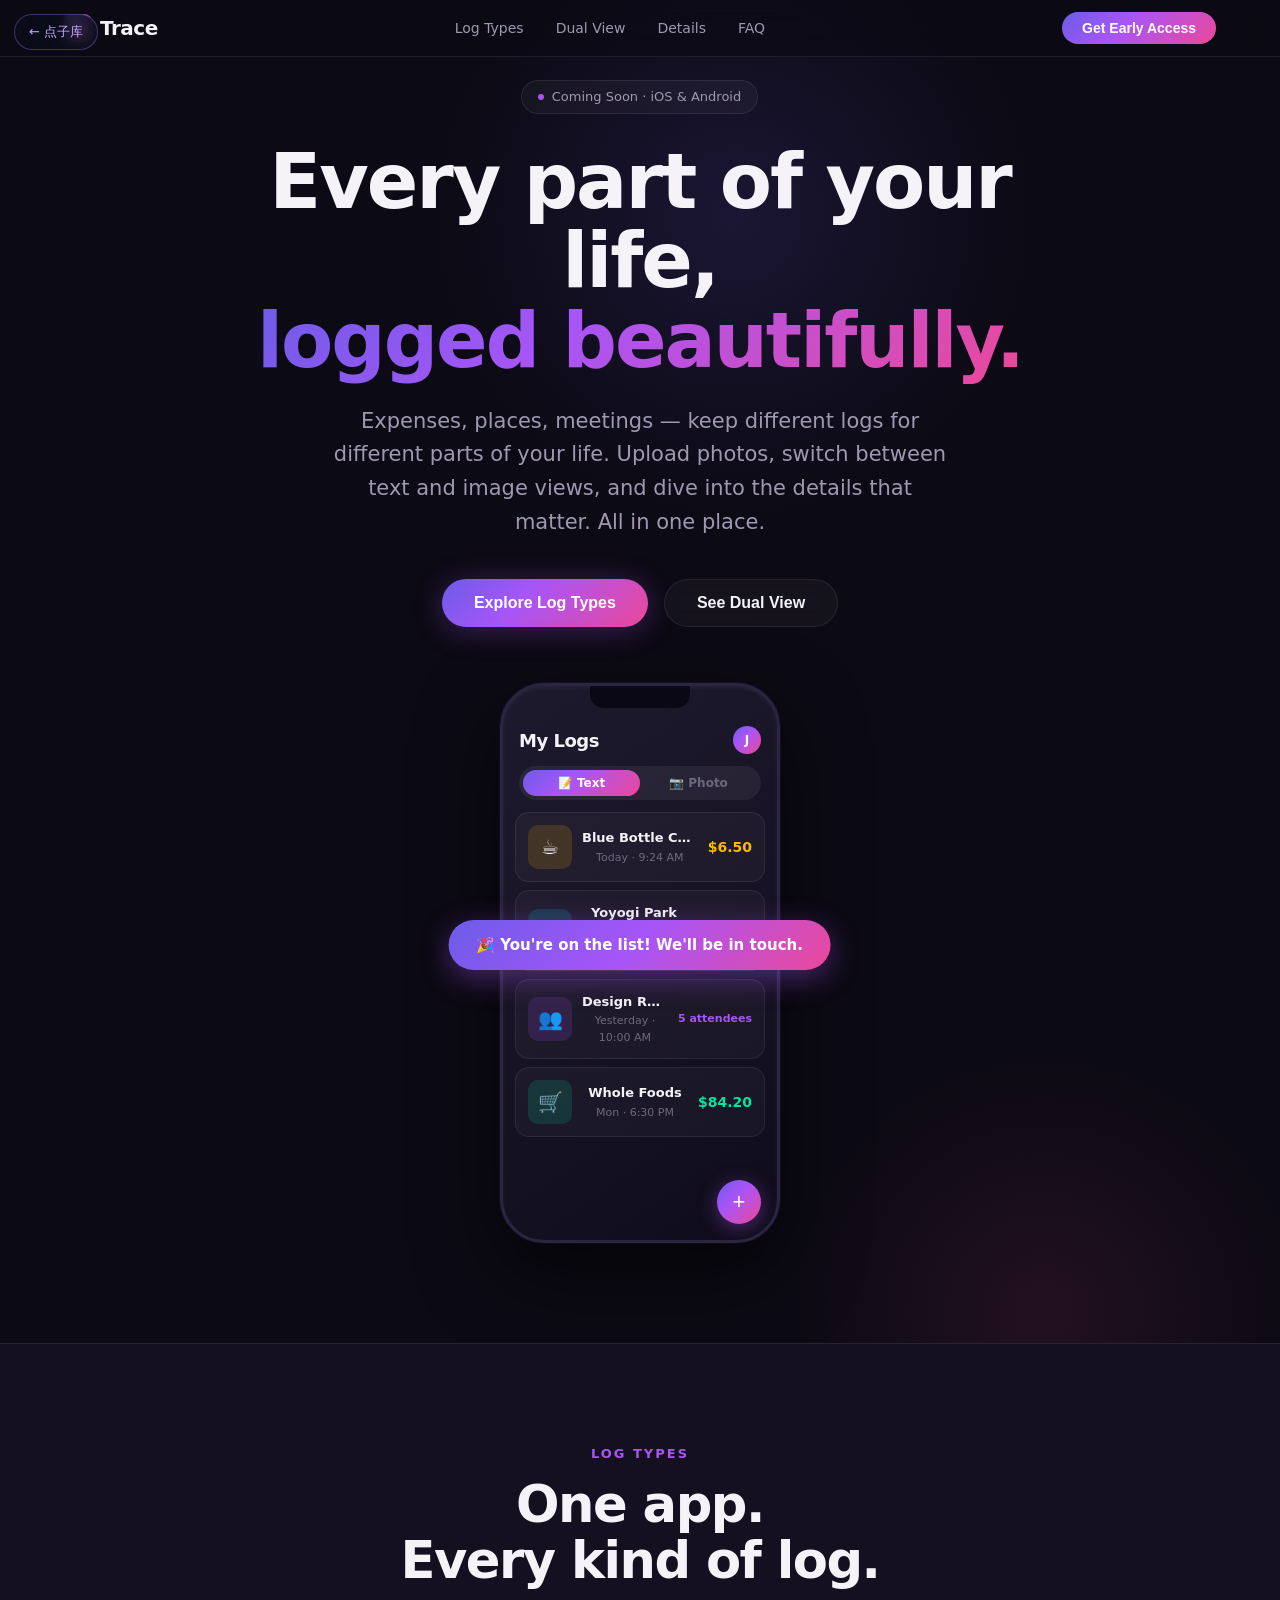
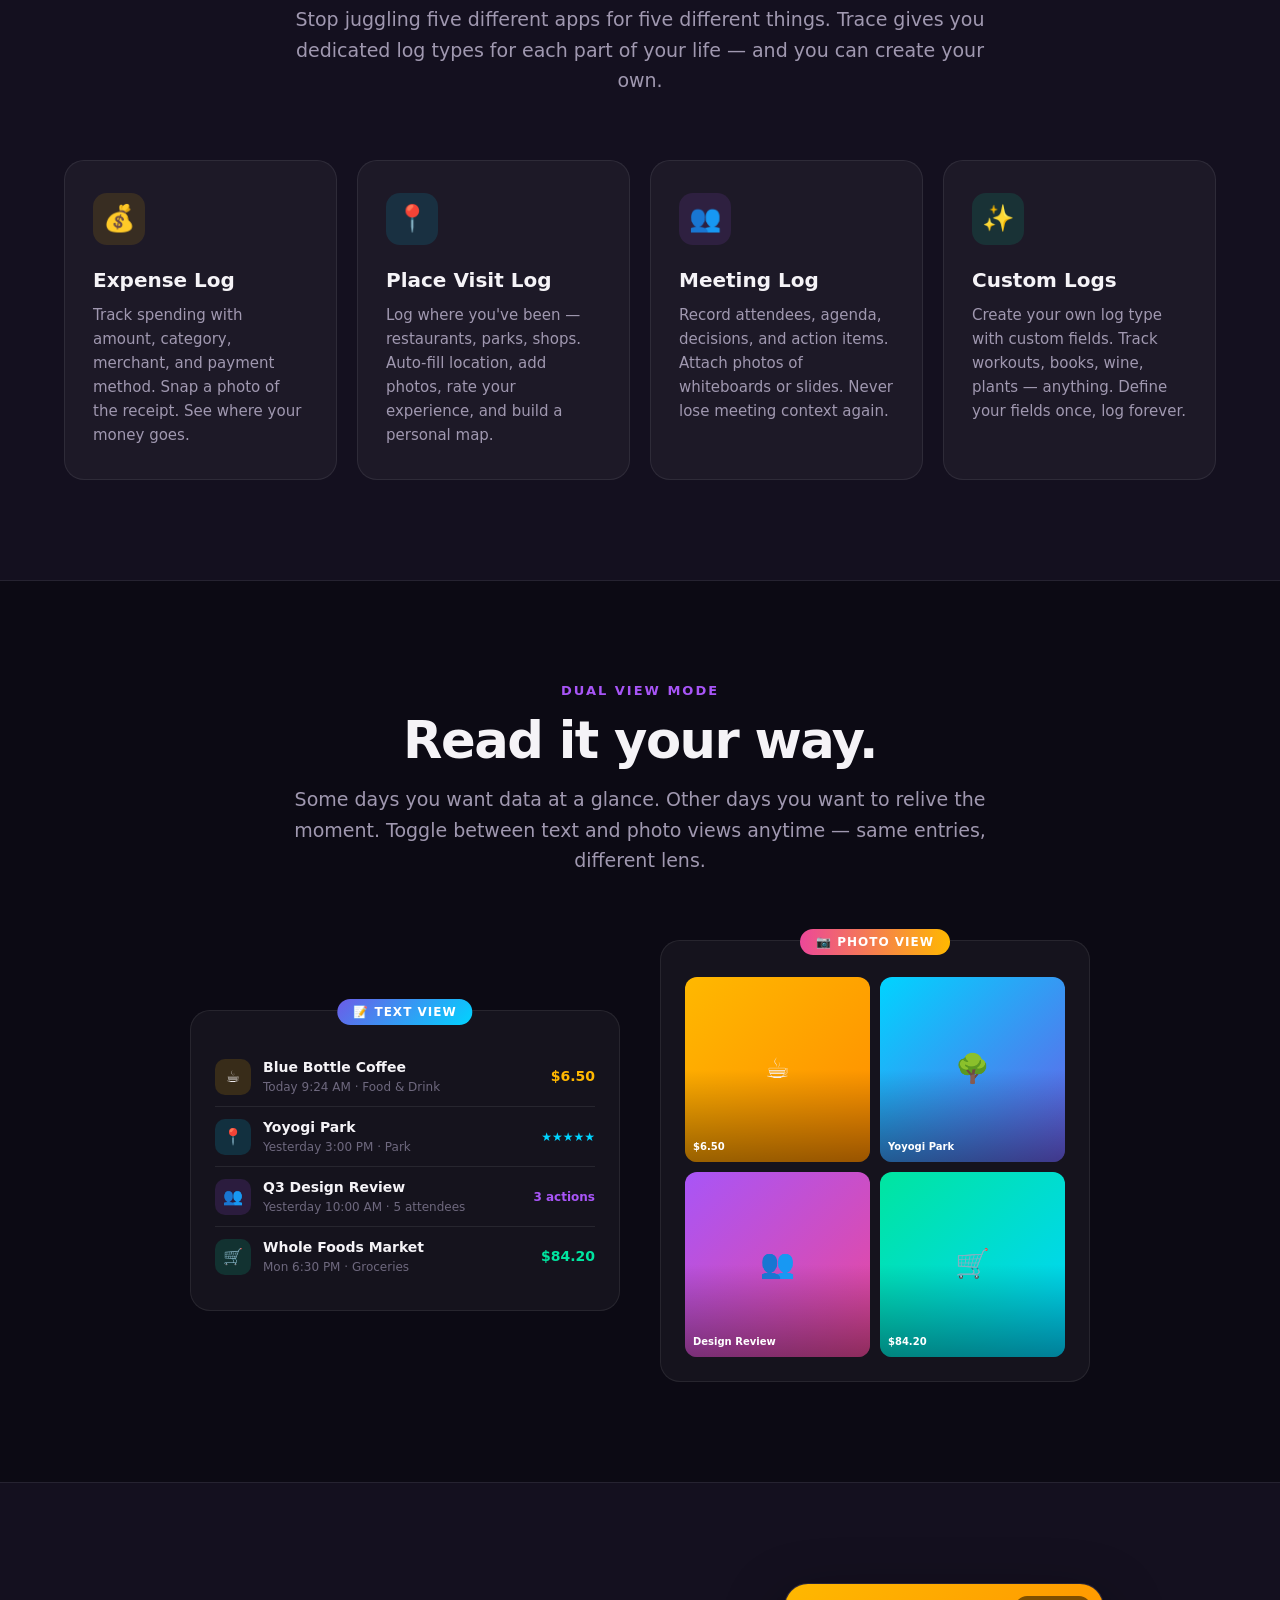
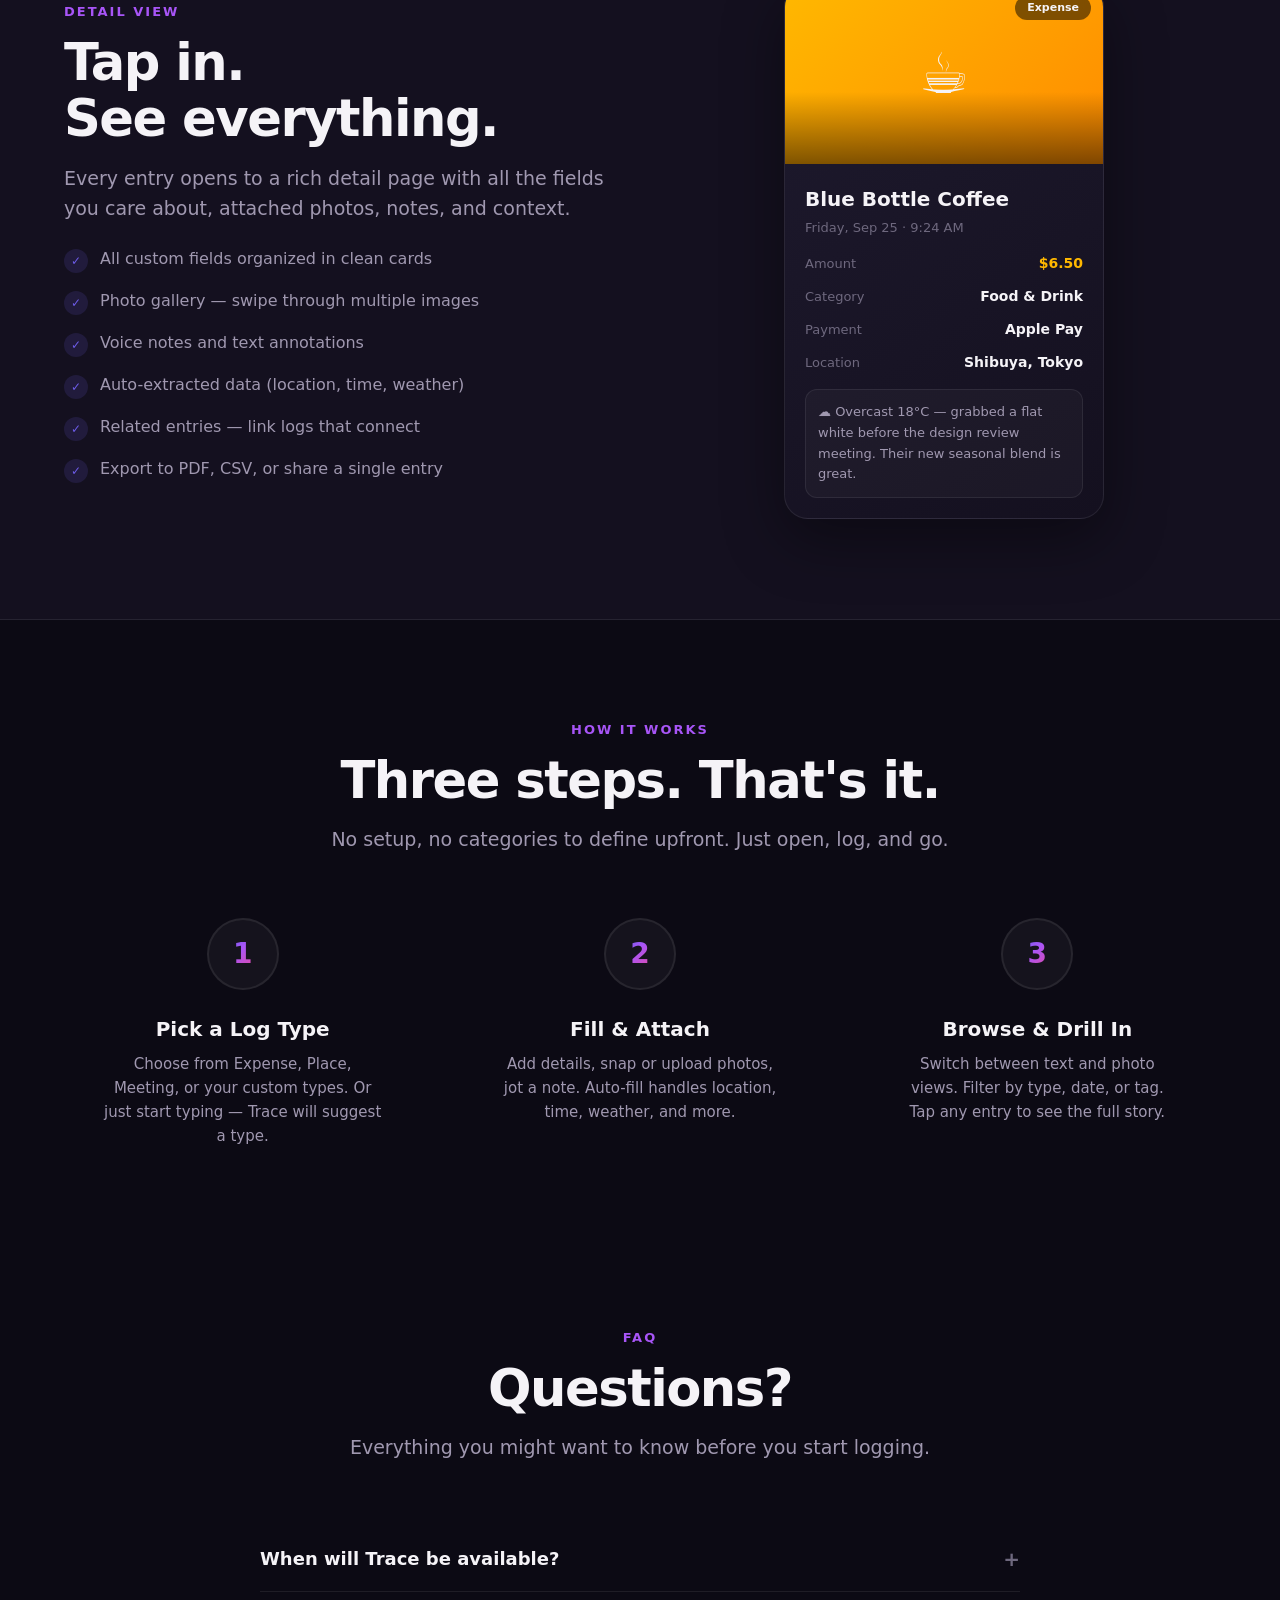
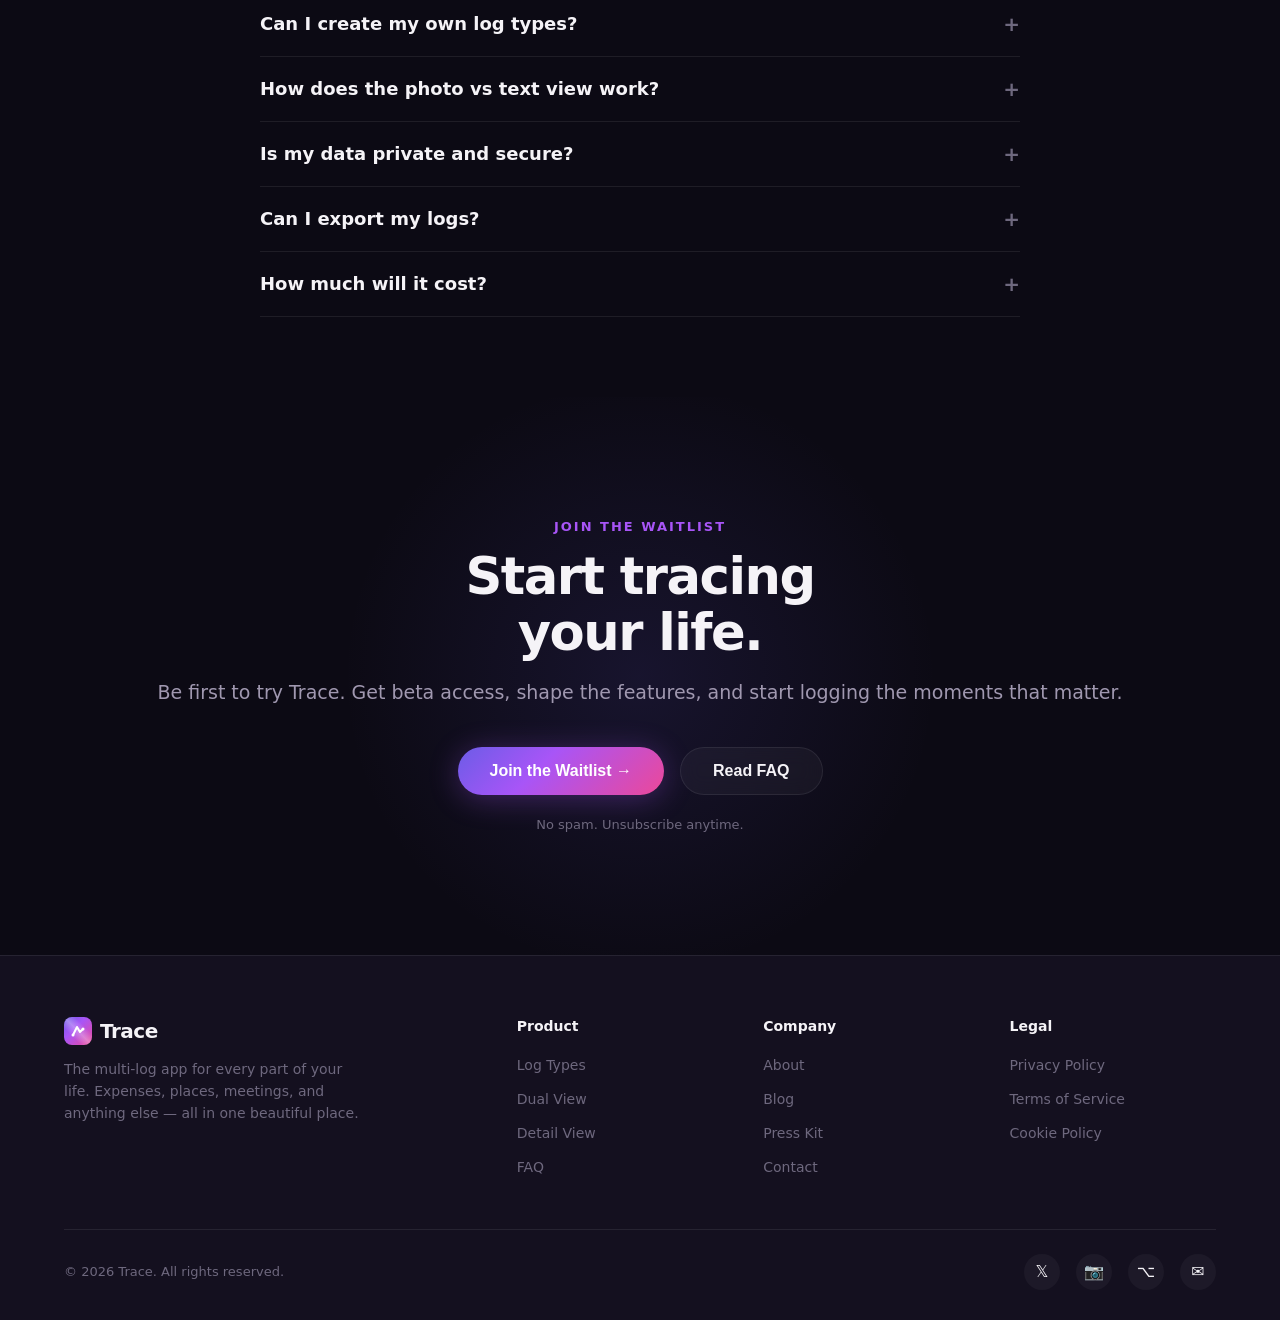
<file: ideas/trace.html>
<!DOCTYPE html>
<html lang="en">
<head>
    <meta charset="UTF-8">
    <meta name="viewport" content="width=device-width, initial-scale=1.0">
    <title>Trace — Every Part of Your Life, Logged Beautifully</title>
    <meta name="description" content="Expenses, places, meetings, and more — all in one beautiful log. Upload photos, switch between text and image views, and drill into the details that matter.">
    <style>
        *, *::before, *::after { margin: 0; padding: 0; box-sizing: border-box; }

        :root {
            --bg: #0c0a14;
            --bg-2: #14101f;
            --surface: rgba(255, 255, 255, 0.04);
            --surface-hover: rgba(255, 255, 255, 0.08);
            --border: rgba(255, 255, 255, 0.08);
            --text: #f5f3f7;
            --text-2: #a098b0;
            --text-3: #6e687e;
            --c1: #6C5CE7;
            --c2: #A855F7;
            --c3: #EC4899;
            --c4: #00D4FF;
            --c5: #FFB800;
            --c6: #00E5A0;
            --gradient: linear-gradient(135deg, #6C5CE7 0%, #A855F7 40%, #EC4899 100%);
            --gradient-cool: linear-gradient(135deg, #6C5CE7, #00D4FF);
            --radius: 20px;
            --radius-sm: 12px;
            --max-width: 1200px;
        }

        html { scroll-behavior: smooth; -webkit-font-smoothing: antialiased; }
        body {
            font-family: -apple-system, BlinkMacSystemFont, 'SF Pro Display', 'Segoe UI', system-ui, sans-serif;
            background: var(--bg);
            color: var(--text);
            line-height: 1.5;
            overflow-x: hidden;
        }
        a { color: inherit; text-decoration: none; }
        img { max-width: 100%; display: block; }

        .container { max-width: var(--max-width); margin: 0 auto; padding: 0 24px; }
        section { position: relative; padding: 100px 0; }

        /* ===== Nav ===== */
        nav {
            position: fixed; top: 0; left: 0; right: 0; z-index: 100;
            backdrop-filter: blur(20px); -webkit-backdrop-filter: blur(20px);
            background: rgba(12, 10, 20, 0.7);
            border-bottom: 1px solid var(--border);
            transition: background 0.3s ease;
        }
        nav .container { display: flex; align-items: center; justify-content: space-between; height: 56px; }

        .logo { display: flex; align-items: center; gap: 8px; font-weight: 700; font-size: 20px; letter-spacing: -0.5px; }
        .logo-icon {
            width: 28px; height: 28px; border-radius: 8px;
            background: var(--gradient);
            display: flex; align-items: center; justify-content: center;
            position: relative; overflow: hidden;
        }
        .logo-icon::after {
            content: ''; position: absolute; inset: 0;
            background: linear-gradient(45deg, transparent 30%, rgba(255,255,255,0.3) 50%, transparent 70%);
        }
        .logo-icon svg { width: 16px; height: 16px; position: relative; z-index: 1; }

        nav ul { display: flex; list-style: none; gap: 32px; }
        nav ul li a { color: var(--text-2); font-size: 14px; font-weight: 500; transition: color 0.2s; }
        nav ul li a:hover { color: var(--text); }

        .nav-cta {
            padding: 8px 20px; border-radius: 100px;
            background: var(--gradient); color: #fff; font-size: 14px; font-weight: 600;
            border: none; cursor: pointer; transition: transform 0.2s, box-shadow 0.2s;
        }
        .nav-cta:hover { transform: scale(1.05); box-shadow: 0 4px 20px rgba(168, 85, 247, 0.4); }
        @media (max-width: 768px) { nav ul { display: none; } }

        /* ===== Hero ===== */
        #hero {
            min-height: 100vh; display: flex; align-items: center; justify-content: center;
            text-align: center; padding-top: 80px; overflow: hidden;
        }
        #hero::before {
            content: ''; position: absolute; top: -10%; left: 30%;
            width: 700px; height: 700px;
            background: radial-gradient(circle, rgba(108, 92, 231, 0.15) 0%, transparent 60%);
            border-radius: 50%; pointer-events: none;
        }
        #hero::after {
            content: ''; position: absolute; bottom: -20%; right: -5%;
            width: 600px; height: 600px;
            background: radial-gradient(circle, rgba(236, 72, 153, 0.1) 0%, transparent 60%);
            border-radius: 50%; pointer-events: none;
        }

        .hero-content { position: relative; z-index: 2; max-width: 850px; }
        .hero-badge {
            display: inline-flex; align-items: center; gap: 8px;
            padding: 6px 16px; border-radius: 100px;
            background: var(--surface); border: 1px solid var(--border);
            font-size: 13px; color: var(--text-2); margin-bottom: 28px;
            backdrop-filter: blur(10px);
        }
        .hero-badge .dot { width: 6px; height: 6px; border-radius: 50%; background: var(--c2); animation: pulse 2s ease-in-out infinite; }
        @keyframes pulse {
            0%, 100% { opacity: 1; box-shadow: 0 0 0 0 rgba(168, 85, 247, 0.4); }
            50% { opacity: 0.6; box-shadow: 0 0 0 8px rgba(168, 85, 247, 0); }
        }

        h1 { font-size: clamp(40px, 6vw, 76px); font-weight: 800; line-height: 1.05; letter-spacing: -2px; margin-bottom: 24px; }
        .gradient-text { background: var(--gradient); -webkit-background-clip: text; -webkit-text-fill-color: transparent; background-clip: text; }

        .hero-sub { font-size: clamp(17px, 2vw, 21px); color: var(--text-2); max-width: 620px; margin: 0 auto 40px; line-height: 1.6; }

        .hero-cta { display: flex; gap: 16px; justify-content: center; flex-wrap: wrap; }
        .btn-primary {
            padding: 14px 32px; border-radius: 100px; background: var(--gradient); color: #fff;
            font-size: 16px; font-weight: 600; border: none; cursor: pointer;
            transition: all 0.3s ease; box-shadow: 0 4px 30px rgba(168, 85, 247, 0.3);
        }
        .btn-primary:hover { transform: translateY(-2px); box-shadow: 0 8px 40px rgba(168, 85, 247, 0.5); }
        .btn-secondary {
            padding: 14px 32px; border-radius: 100px; background: var(--surface); color: var(--text);
            font-size: 16px; font-weight: 600; border: 1px solid var(--border); cursor: pointer;
            transition: all 0.3s ease; backdrop-filter: blur(10px);
        }
        .btn-secondary:hover { background: var(--surface-hover); transform: translateY(-2px); }

        /* ===== Hero Phone Mockup ===== */
        .hero-visual { margin-top: 56px; position: relative; display: flex; justify-content: center; }

        .phone-frame {
            width: 280px; height: 560px;
            background: linear-gradient(145deg, #1e1a2e, #0f0c1a);
            border-radius: 44px; border: 3px solid #2a2540;
            box-shadow: 0 30px 80px rgba(0,0,0,0.6), 0 0 0 1px rgba(168,85,247,0.1),
                        inset 0 2px 4px rgba(255,255,255,0.05);
            overflow: hidden; position: relative;
            animation: phoneFloat 6s ease-in-out infinite;
        }
        @keyframes phoneFloat {
            0%, 100% { transform: translateY(0) rotateY(-3deg); }
            50% { transform: translateY(-12px) rotateY(3deg); }
        }

        .phone-notch {
            position: absolute; top: 0; left: 50%; transform: translateX(-50%);
            width: 100px; height: 22px; background: #0a0814;
            border-radius: 0 0 14px 14px; z-index: 10;
        }

        .phone-screen {
            position: absolute; inset: 0; padding: 32px 0 0 0; overflow: hidden;
            display: flex; flex-direction: column;
        }

        /* App header */
        .app-header {
            padding: 8px 16px 12px;
            display: flex; align-items: center; justify-content: space-between;
        }
        .app-title { font-size: 18px; font-weight: 800; letter-spacing: -0.5px; }
        .app-avatar {
            width: 28px; height: 28px; border-radius: 50%;
            background: var(--gradient);
            display: flex; align-items: center; justify-content: center;
            font-size: 12px; font-weight: 700; color: #fff;
        }

        /* View toggle */
        .view-toggle {
            margin: 0 16px 12px; padding: 4px; background: rgba(255,255,255,0.06);
            border-radius: 100px; display: flex; position: relative;
        }
        .view-toggle button {
            flex: 1; padding: 6px; border: none; background: none; cursor: pointer;
            font-size: 12px; font-weight: 600; color: var(--text-3);
            border-radius: 100px; transition: color 0.3s; font-family: inherit;
            z-index: 1; position: relative;
        }
        .view-toggle button.active { color: #fff; }
        .toggle-slider {
            position: absolute; top: 4px; bottom: 4px; width: calc(50% - 4px);
            background: var(--gradient); border-radius: 100px;
            transition: transform 0.3s ease; left: 4px;
        }
        .toggle-slider.right { transform: translateX(100%); }

        /* Log entries */
        .log-list {
            flex: 1; overflow: hidden; padding: 0 12px;
            display: flex; flex-direction: column; gap: 8px;
        }

        .log-entry {
            background: rgba(255,255,255,0.03);
            border: 1px solid var(--border);
            border-radius: 14px; padding: 12px;
            display: flex; gap: 10px; align-items: center;
            transition: transform 0.2s, opacity 0.3s;
        }
        .log-entry:hover { transform: scale(1.02); }

        .log-thumb {
            width: 44px; height: 44px; border-radius: 10px; flex-shrink: 0;
            display: flex; align-items: center; justify-content: center;
            font-size: 20px; position: relative; overflow: hidden;
        }
        .log-thumb::after {
            content: ''; position: absolute; inset: 0; opacity: 0.15;
        }

        .log-info { flex: 1; min-width: 0; }
        .log-title { font-size: 13px; font-weight: 600; white-space: nowrap; overflow: hidden; text-overflow: ellipsis; }
        .log-meta { font-size: 11px; color: var(--text-3); margin-top: 2px; }
        .log-amount { font-size: 14px; font-weight: 700; }

        /* Photo view entries */
        .log-photo-entry {
            background: rgba(255,255,255,0.03);
            border: 1px solid var(--border);
            border-radius: 14px; overflow: hidden;
            display: flex; flex-direction: column;
        }
        .log-photo-img {
            width: 100%; height: 80px; border-radius: 10px 10px 0 0;
            display: flex; align-items: center; justify-content: center;
            font-size: 32px; position: relative;
        }
        .log-photo-img::after {
            content: ''; position: absolute; inset: 0;
            background: linear-gradient(180deg, transparent 50%, rgba(0,0,0,0.3));
        }
        .log-photo-info { padding: 8px 12px; }
        .log-photo-title { font-size: 12px; font-weight: 600; }
        .log-photo-meta { font-size: 10px; color: var(--text-3); margin-top: 1px; }

        /* FAB button */
        .fab {
            position: absolute; bottom: 16px; right: 16px;
            width: 44px; height: 44px; border-radius: 50%;
            background: var(--gradient); border: none; cursor: pointer;
            display: flex; align-items: center; justify-content: center;
            font-size: 22px; color: #fff; font-weight: 300;
            box-shadow: 0 4px 20px rgba(168, 85, 247, 0.4);
            z-index: 10;
        }

        /* ===== Section Headers ===== */
        .section-header { text-align: center; max-width: 700px; margin: 0 auto 64px; }
        .section-tag {
            font-size: 13px; font-weight: 700; text-transform: uppercase; letter-spacing: 2px;
            color: var(--c2); margin-bottom: 12px;
        }
        h2 { font-size: clamp(32px, 4vw, 52px); font-weight: 800; letter-spacing: -1.5px; line-height: 1.1; margin-bottom: 16px; }
        .section-desc { font-size: clamp(16px, 1.8vw, 19px); color: var(--text-2); line-height: 1.6; }

        /* ===== Log Types ===== */
        #log-types {
            background: var(--bg-2);
            border-top: 1px solid var(--border); border-bottom: 1px solid var(--border);
        }
        .log-type-grid {
            display: grid; grid-template-columns: repeat(auto-fit, minmax(250px, 1fr));
            gap: 20px;
        }
        .log-type-card {
            background: var(--surface); border: 1px solid var(--border);
            border-radius: var(--radius); padding: 32px 28px;
            transition: all 0.3s ease; position: relative; overflow: hidden;
        }
        .log-type-card::before {
            content: ''; position: absolute; top: 0; left: 0; right: 0; height: 3px;
            opacity: 0; transition: opacity 0.3s;
        }
        .log-type-card:nth-child(1)::before { background: linear-gradient(90deg, var(--c5), #FF8C00); }
        .log-type-card:nth-child(2)::before { background: linear-gradient(90deg, var(--c4), #6C5CE7); }
        .log-type-card:nth-child(3)::before { background: linear-gradient(90deg, var(--c2), var(--c3)); }
        .log-type-card:nth-child(4)::before { background: linear-gradient(90deg, var(--c6), #00D4FF); }
        .log-type-card:hover { background: var(--surface-hover); transform: translateY(-4px); border-color: rgba(168, 85, 247, 0.3); }
        .log-type-card:hover::before { opacity: 1; }

        .log-type-icon {
            width: 52px; height: 52px; border-radius: 14px;
            display: flex; align-items: center; justify-content: center;
            font-size: 26px; margin-bottom: 20px; position: relative;
        }
        .log-type-card:nth-child(1) .log-type-icon { background: rgba(255, 184, 0, 0.12); }
        .log-type-card:nth-child(2) .log-type-icon { background: rgba(0, 212, 255, 0.12); }
        .log-type-card:nth-child(3) .log-type-icon { background: rgba(168, 85, 247, 0.12); }
        .log-type-card:nth-child(4) .log-type-icon { background: rgba(0, 229, 160, 0.12); }

        .log-type-card h3 { font-size: 20px; font-weight: 700; margin-bottom: 8px; }
        .log-type-card p { font-size: 15px; color: var(--text-2); line-height: 1.6; }

        /* ===== View Modes Showcase ===== */
        #views { background: var(--bg); }
        .view-showcase {
            display: grid; grid-template-columns: 1fr 1fr; gap: 40px; align-items: center;
            max-width: 900px; margin: 0 auto;
        }
        @media (max-width: 768px) { .view-showcase { grid-template-columns: 1fr; } }

        .view-demo {
            background: var(--surface); border: 1px solid var(--border);
            border-radius: var(--radius); padding: 24px;
            position: relative; transition: all 0.3s ease;
        }
        .view-demo:hover { transform: translateY(-4px); border-color: rgba(168, 85, 247, 0.3); }
        .view-demo-label {
            position: absolute; top: -12px; left: 50%; transform: translateX(-50%);
            padding: 4px 16px; border-radius: 100px; font-size: 12px; font-weight: 700;
            text-transform: uppercase; letter-spacing: 1px; white-space: nowrap;
        }
        .view-demo.text-demo .view-demo-label { background: var(--gradient-cool); color: #fff; }
        .view-demo.photo-demo .view-demo-label { background: linear-gradient(90deg, var(--c3), var(--c5)); color: #fff; }

        /* Text view */
        .text-entry {
            display: flex; align-items: center; gap: 12px; padding: 10px 0;
            border-bottom: 1px solid var(--border);
        }
        .text-entry:last-child { border-bottom: none; }
        .text-entry-icon { width: 36px; height: 36px; border-radius: 10px; display: flex; align-items: center; justify-content: center; font-size: 16px; flex-shrink: 0; }
        .text-entry-info { flex: 1; }
        .text-entry-title { font-size: 14px; font-weight: 600; }
        .text-entry-meta { font-size: 12px; color: var(--text-3); }
        .text-entry-val { font-size: 14px; font-weight: 700; }

        /* Photo grid view */
        .photo-grid { display: grid; grid-template-columns: 1fr 1fr; gap: 10px; }
        .photo-tile {
            aspect-ratio: 1; border-radius: 12px; overflow: hidden;
            display: flex; align-items: center; justify-content: center;
            font-size: 28px; position: relative;
        }
        .photo-tile::after {
            content: ''; position: absolute; inset: 0;
            background: linear-gradient(180deg, transparent 50%, rgba(0,0,0,0.4));
        }
        .photo-tile-label {
            position: absolute; bottom: 8px; left: 8px; z-index: 1;
            font-size: 10px; font-weight: 600; color: #fff;
        }

        /* ===== Detail View ===== */
        #detail {
            background: var(--bg-2);
            border-top: 1px solid var(--border); border-bottom: 1px solid var(--border);
        }
        .detail-layout {
            display: grid; grid-template-columns: 1fr 1fr; gap: 64px; align-items: center;
        }
        @media (max-width: 768px) { .detail-layout { grid-template-columns: 1fr; gap: 40px; } }

        .detail-visual { display: flex; justify-content: center; }

        .detail-card {
            width: 320px; background: linear-gradient(145deg, #1e1a2e, #14101f);
            border: 1px solid var(--border); border-radius: 24px; overflow: hidden;
            box-shadow: 0 20px 60px rgba(0,0,0,0.4);
        }
        .detail-photo {
            width: 100%; height: 180px; display: flex; align-items: center; justify-content: center;
            font-size: 56px; position: relative;
        }
        .detail-photo::after {
            content: ''; position: absolute; inset: 0;
            background: linear-gradient(180deg, transparent 60%, rgba(0,0,0,0.5));
        }
        .detail-badge {
            position: absolute; top: 12px; right: 12px; z-index: 1;
            padding: 4px 12px; border-radius: 100px; font-size: 11px; font-weight: 700;
            background: rgba(0,0,0,0.5); backdrop-filter: blur(10px);
        }
        .detail-body { padding: 20px; }
        .detail-title { font-size: 20px; font-weight: 800; margin-bottom: 4px; }
        .detail-date { font-size: 13px; color: var(--text-3); margin-bottom: 16px; }
        .detail-fields { display: flex; flex-direction: column; gap: 12px; }
        .detail-field { display: flex; justify-content: space-between; align-items: center; }
        .detail-field-label { font-size: 13px; color: var(--text-3); }
        .detail-field-val { font-size: 14px; font-weight: 600; }
        .detail-note {
            margin-top: 16px; padding: 12px; border-radius: 12px;
            background: rgba(255,255,255,0.03); font-size: 13px; color: var(--text-2);
            line-height: 1.6; border: 1px solid var(--border);
        }

        .detail-text h2 { text-align: left; }
        @media (max-width: 768px) { .detail-text h2 { text-align: center; } }
        .detail-list { list-style: none; margin-top: 24px; }
        .detail-list li {
            display: flex; align-items: flex-start; gap: 12px; margin-bottom: 16px;
            font-size: 16px; color: var(--text-2);
        }
        .check-icon {
            width: 24px; height: 24px; border-radius: 50%;
            background: rgba(108, 92, 231, 0.15); color: var(--c1);
            display: flex; align-items: center; justify-content: center;
            font-size: 12px; flex-shrink: 0; margin-top: 2px;
        }

        /* ===== How It Works ===== */
        .steps { display: grid; grid-template-columns: repeat(auto-fit, minmax(260px, 1fr)); gap: 40px; counter-reset: step; }
        .step { text-align: center; position: relative; }
        .step-num {
            width: 72px; height: 72px; border-radius: 50%;
            background: var(--surface); border: 2px solid var(--border);
            display: flex; align-items: center; justify-content: center;
            font-size: 28px; font-weight: 800; margin: 0 auto 24px; position: relative;
            counter-increment: step;
        }
        .step-num::after {
            content: counter(step);
            background: var(--gradient); -webkit-background-clip: text; -webkit-text-fill-color: transparent; background-clip: text;
        }
        .step h3 { font-size: 20px; font-weight: 700; margin-bottom: 8px; }
        .step p { font-size: 15px; color: var(--text-2); line-height: 1.6; max-width: 280px; margin: 0 auto; }

        /* ===== FAQ ===== */
        #faq { padding: 80px 0; }
        .faq-list { max-width: 760px; margin: 0 auto; }
        .faq-item { border-bottom: 1px solid var(--border); overflow: hidden; }
        .faq-q {
            width: 100%; text-align: left; background: none; border: none; color: var(--text);
            font-size: 18px; font-weight: 600; padding: 20px 0; cursor: pointer;
            display: flex; justify-content: space-between; align-items: center;
            transition: color 0.2s; font-family: inherit;
        }
        .faq-q:hover { color: var(--c2); }
        .faq-q .chevron { font-size: 20px; transition: transform 0.3s; color: var(--text-3); }
        .faq-item.open .faq-q .chevron { transform: rotate(45deg); }
        .faq-a {
            max-height: 0; overflow: hidden; transition: max-height 0.4s ease, padding 0.4s ease;
            color: var(--text-2); font-size: 15px; line-height: 1.7;
        }
        .faq-item.open .faq-a { max-height: 300px; padding-bottom: 20px; }

        /* ===== CTA ===== */
        #cta { text-align: center; padding: 120px 0; position: relative; overflow: hidden; }
        #cta::before {
            content: ''; position: absolute; top: 50%; left: 50%; transform: translate(-50%, -50%);
            width: 700px; height: 700px;
            background: radial-gradient(circle, rgba(108, 92, 231, 0.12) 0%, transparent 60%);
            border-radius: 50%;
        }
        .cta-content { position: relative; z-index: 2; }

        /* ===== Footer ===== */
        footer { background: var(--bg-2); border-top: 1px solid var(--border); padding: 60px 0 30px; }
        .footer-top { display: grid; grid-template-columns: 2fr 1fr 1fr 1fr; gap: 40px; margin-bottom: 40px; }
        @media (max-width: 768px) { .footer-top { grid-template-columns: 1fr 1fr; } }
        .footer-brand p { color: var(--text-3); font-size: 14px; margin-top: 12px; max-width: 300px; line-height: 1.6; }
        .footer-col h4 { font-size: 14px; font-weight: 700; margin-bottom: 16px; }
        .footer-col ul { list-style: none; }
        .footer-col ul li { margin-bottom: 10px; }
        .footer-col ul li a { color: var(--text-3); font-size: 14px; transition: color 0.2s; }
        .footer-col ul li a:hover { color: var(--text); }
        .footer-bottom { border-top: 1px solid var(--border); padding-top: 24px; display: flex; justify-content: space-between; align-items: center; flex-wrap: wrap; gap: 16px; }
        .footer-bottom p { color: var(--text-3); font-size: 13px; }
        .footer-social { display: flex; gap: 16px; }
        .footer-social a {
            width: 36px; height: 36px; border-radius: 50%; background: var(--surface);
            display: flex; align-items: center; justify-content: center; font-size: 16px; transition: all 0.2s;
        }
        .footer-social a:hover { background: var(--gradient); transform: translateY(-2px); }

        /* ===== Scroll Reveal ===== */
        .reveal { opacity: 0; transform: translateY(30px); transition: opacity 0.8s ease, transform 0.8s ease; }
        .reveal.visible { opacity: 1; transform: translateY(0); }

        @media (max-width: 768px) {
            section { padding: 60px 0; }
            .hero-cta { flex-direction: column; align-items: center; }
            .btn-primary, .btn-secondary { width: 100%; max-width: 300px; text-align: center; }
        }
    </style>
</head>
<body>
<a href="../ideas.html" style="position:fixed;top:14px;left:14px;z-index:9999;background:rgba(10,14,26,.85);color:#c9a6ff;border:1px solid rgba(160,120,255,.35);padding:7px 14px;border-radius:999px;text-decoration:none;font-size:13px;backdrop-filter:blur(6px)">← 点子库</a>

<!-- Nav -->
<nav>
    <div class="container">
        <a href="#hero" class="logo">
            <div class="logo-icon">
                <svg viewBox="0 0 16 16" fill="none" xmlns="http://www.w3.org/2000/svg">
                    <path d="M3 12L7 4L10 9L13 6" stroke="white" stroke-width="2" stroke-linecap="round" stroke-linejoin="round"/>
                    <circle cx="3" cy="12" r="1.5" fill="white"/>
                    <circle cx="13" cy="6" r="1.5" fill="white"/>
                </svg>
            </div>
            Trace
        </a>
        <ul>
            <li><a href="#log-types">Log Types</a></li>
            <li><a href="#views">Dual View</a></li>
            <li><a href="#detail">Details</a></li>
            <li><a href="#faq">FAQ</a></li>
        </ul>
        <button class="nav-cta">Get Early Access</button>
    </div>
</nav>

<!-- Hero -->
<section id="hero">
    <div class="container">
        <div class="hero-content">
            <div class="hero-badge">
                <span class="dot"></span>
                Coming Soon · iOS &amp; Android
            </div>
            <h1>
                Every part of your life,<br>
                <span class="gradient-text">logged beautifully.</span>
            </h1>
            <p class="hero-sub">
                Expenses, places, meetings — keep different logs for different parts of your life. Upload photos, switch between text and image views, and dive into the details that matter. All in one place.
            </p>
            <div class="hero-cta">
                <button class="btn-primary" onclick="document.getElementById('log-types').scrollIntoView({behavior:'smooth'})">Explore Log Types</button>
                <button class="btn-secondary" onclick="document.getElementById('views').scrollIntoView({behavior:'smooth'})">See Dual View</button>
            </div>

            <!-- Phone Mockup -->
            <div class="hero-visual">
                <div class="phone-frame">
                    <div class="phone-notch"></div>
                    <div class="phone-screen">
                        <div class="app-header">
                            <span class="app-title">My Logs</span>
                            <div class="app-avatar">J</div>
                        </div>
                        <div class="view-toggle">
                            <div class="toggle-slider" id="toggleSlider"></div>
                            <button class="active" id="btnText" onclick="switchView('text')">📝 Text</button>
                            <button id="btnPhoto" onclick="switchView('photo')">📷 Photo</button>
                        </div>

                        <!-- Text View -->
                        <div class="log-list" id="textView">
                            <div class="log-entry">
                                <div class="log-thumb" style="background:rgba(255,184,0,0.15)">☕</div>
                                <div class="log-info">
                                    <div class="log-title">Blue Bottle Coffee</div>
                                    <div class="log-meta">Today · 9:24 AM</div>
                                </div>
                                <div class="log-amount" style="color:var(--c5)">$6.50</div>
                            </div>
                            <div class="log-entry">
                                <div class="log-thumb" style="background:rgba(0,212,255,0.15)">📍</div>
                                <div class="log-info">
                                    <div class="log-title">Yoyogi Park</div>
                                    <div class="log-meta">Yesterday · 3:00 PM</div>
                                </div>
                                <div class="log-amount" style="color:var(--c4);font-size:11px">Visit #12</div>
                            </div>
                            <div class="log-entry">
                                <div class="log-thumb" style="background:rgba(168,85,247,0.15)">👥</div>
                                <div class="log-info">
                                    <div class="log-title">Design Review</div>
                                    <div class="log-meta">Yesterday · 10:00 AM</div>
                                </div>
                                <div class="log-amount" style="color:var(--c2);font-size:11px">5 attendees</div>
                            </div>
                            <div class="log-entry">
                                <div class="log-thumb" style="background:rgba(0,229,160,0.15)">🛒</div>
                                <div class="log-info">
                                    <div class="log-title">Whole Foods</div>
                                    <div class="log-meta">Mon · 6:30 PM</div>
                                </div>
                                <div class="log-amount" style="color:var(--c6)">$84.20</div>
                            </div>
                        </div>

                        <!-- Photo View -->
                        <div class="log-list" id="photoView" style="display:none; gap:8px;">
                            <div class="log-photo-entry">
                                <div class="log-photo-img" style="background:linear-gradient(135deg,#FFB800,#FF8C00)">☕</div>
                                <div class="log-photo-info">
                                    <div class="log-photo-title">Blue Bottle Coffee</div>
                                    <div class="log-photo-meta">$6.50 · Today</div>
                                </div>
                            </div>
                            <div class="log-photo-entry">
                                <div class="log-photo-img" style="background:linear-gradient(135deg,#00D4FF,#6C5CE7)">🌳</div>
                                <div class="log-photo-info">
                                    <div class="log-photo-title">Yoyogi Park</div>
                                    <div class="log-photo-meta">Visit #12 · Yesterday</div>
                                </div>
                            </div>
                            <div class="log-photo-entry">
                                <div class="log-photo-img" style="background:linear-gradient(135deg,#A855F7,#EC4899)">👥</div>
                                <div class="log-photo-info">
                                    <div class="log-photo-title">Design Review</div>
                                    <div class="log-photo-meta">5 people · Yesterday</div>
                                </div>
                            </div>
                        </div>

                        <button class="fab">+</button>
                    </div>
                </div>
            </div>
        </div>
    </div>
</section>

<!-- Log Types -->
<section id="log-types">
    <div class="container">
        <div class="section-header reveal">
            <div class="section-tag">Log Types</div>
            <h2>One app.<br>Every kind of log.</h2>
            <p class="section-desc">Stop juggling five different apps for five different things. Trace gives you dedicated log types for each part of your life — and you can create your own.</p>
        </div>
        <div class="log-type-grid">
            <div class="log-type-card reveal">
                <div class="log-type-icon">💰</div>
                <h3>Expense Log</h3>
                <p>Track spending with amount, category, merchant, and payment method. Snap a photo of the receipt. See where your money goes.</p>
            </div>
            <div class="log-type-card reveal">
                <div class="log-type-icon">📍</div>
                <h3>Place Visit Log</h3>
                <p>Log where you've been — restaurants, parks, shops. Auto-fill location, add photos, rate your experience, and build a personal map.</p>
            </div>
            <div class="log-type-card reveal">
                <div class="log-type-icon">👥</div>
                <h3>Meeting Log</h3>
                <p>Record attendees, agenda, decisions, and action items. Attach photos of whiteboards or slides. Never lose meeting context again.</p>
            </div>
            <div class="log-type-card reveal">
                <div class="log-type-icon">✨</div>
                <h3>Custom Logs</h3>
                <p>Create your own log type with custom fields. Track workouts, books, wine, plants — anything. Define your fields once, log forever.</p>
            </div>
        </div>
    </div>
</section>

<!-- Dual View -->
<section id="views">
    <div class="container">
        <div class="section-header reveal">
            <div class="section-tag">Dual View Mode</div>
            <h2>Read it your way.</h2>
            <p class="section-desc">Some days you want data at a glance. Other days you want to relive the moment. Toggle between text and photo views anytime — same entries, different lens.</p>
        </div>
        <div class="view-showcase">
            <div class="view-demo text-demo reveal">
                <div class="view-demo-label">📝 Text View</div>
                <div style="padding-top:12px">
                    <div class="text-entry">
                        <div class="text-entry-icon" style="background:rgba(255,184,0,0.15)">☕</div>
                        <div class="text-entry-info">
                            <div class="text-entry-title">Blue Bottle Coffee</div>
                            <div class="text-entry-meta">Today 9:24 AM · Food &amp; Drink</div>
                        </div>
                        <div class="text-entry-val" style="color:var(--c5)">$6.50</div>
                    </div>
                    <div class="text-entry">
                        <div class="text-entry-icon" style="background:rgba(0,212,255,0.15)">📍</div>
                        <div class="text-entry-info">
                            <div class="text-entry-title">Yoyogi Park</div>
                            <div class="text-entry-meta">Yesterday 3:00 PM · Park</div>
                        </div>
                        <div class="text-entry-val" style="color:var(--c4);font-size:12px">★★★★★</div>
                    </div>
                    <div class="text-entry">
                        <div class="text-entry-icon" style="background:rgba(168,85,247,0.15)">👥</div>
                        <div class="text-entry-info">
                            <div class="text-entry-title">Q3 Design Review</div>
                            <div class="text-entry-meta">Yesterday 10:00 AM · 5 attendees</div>
                        </div>
                        <div class="text-entry-val" style="color:var(--c2);font-size:12px">3 actions</div>
                    </div>
                    <div class="text-entry">
                        <div class="text-entry-icon" style="background:rgba(0,229,160,0.15)">🛒</div>
                        <div class="text-entry-info">
                            <div class="text-entry-title">Whole Foods Market</div>
                            <div class="text-entry-meta">Mon 6:30 PM · Groceries</div>
                        </div>
                        <div class="text-entry-val" style="color:var(--c6)">$84.20</div>
                    </div>
                </div>
            </div>
            <div class="view-demo photo-demo reveal">
                <div class="view-demo-label">📷 Photo View</div>
                <div class="photo-grid" style="padding-top:12px">
                    <div class="photo-tile" style="background:linear-gradient(135deg,#FFB800,#FF8C00)">
                        <span style="z-index:1">☕</span>
                        <span class="photo-tile-label">$6.50</span>
                    </div>
                    <div class="photo-tile" style="background:linear-gradient(135deg,#00D4FF,#6C5CE7)">
                        <span style="z-index:1">🌳</span>
                        <span class="photo-tile-label">Yoyogi Park</span>
                    </div>
                    <div class="photo-tile" style="background:linear-gradient(135deg,#A855F7,#EC4899)">
                        <span style="z-index:1">👥</span>
                        <span class="photo-tile-label">Design Review</span>
                    </div>
                    <div class="photo-tile" style="background:linear-gradient(135deg,#00E5A0,#00D4FF)">
                        <span style="z-index:1">🛒</span>
                        <span class="photo-tile-label">$84.20</span>
                    </div>
                </div>
            </div>
        </div>
    </div>
</section>

<!-- Detail View -->
<section id="detail">
    <div class="container">
        <div class="detail-layout">
            <div class="detail-text reveal">
                <div class="section-tag" style="text-align:left">Detail View</div>
                <h2 style="text-align:left">Tap in.<br>See everything.</h2>
                <p class="section-desc" style="text-align:left;margin-bottom:24px">
                    Every entry opens to a rich detail page with all the fields you care about, attached photos, notes, and context.
                </p>
                <ul class="detail-list">
                    <li><span class="check-icon">✓</span> All custom fields organized in clean cards</li>
                    <li><span class="check-icon">✓</span> Photo gallery — swipe through multiple images</li>
                    <li><span class="check-icon">✓</span> Voice notes and text annotations</li>
                    <li><span class="check-icon">✓</span> Auto-extracted data (location, time, weather)</li>
                    <li><span class="check-icon">✓</span> Related entries — link logs that connect</li>
                    <li><span class="check-icon">✓</span> Export to PDF, CSV, or share a single entry</li>
                </ul>
            </div>
            <div class="detail-visual reveal">
                <div class="detail-card">
                    <div class="detail-photo" style="background:linear-gradient(135deg,#FFB800,#FF8C00)">
                        ☕
                        <div class="detail-badge">Expense</div>
                    </div>
                    <div class="detail-body">
                        <div class="detail-title">Blue Bottle Coffee</div>
                        <div class="detail-date">Friday, Sep 25 · 9:24 AM</div>
                        <div class="detail-fields">
                            <div class="detail-field">
                                <span class="detail-field-label">Amount</span>
                                <span class="detail-field-val" style="color:var(--c5)">$6.50</span>
                            </div>
                            <div class="detail-field">
                                <span class="detail-field-label">Category</span>
                                <span class="detail-field-val">Food &amp; Drink</span>
                            </div>
                            <div class="detail-field">
                                <span class="detail-field-label">Payment</span>
                                <span class="detail-field-val">Apple Pay</span>
                            </div>
                            <div class="detail-field">
                                <span class="detail-field-label">Location</span>
                                <span class="detail-field-val">Shibuya, Tokyo</span>
                            </div>
                        </div>
                        <div class="detail-note">
                            ☁️ Overcast 18°C — grabbed a flat white before the design review meeting. Their new seasonal blend is great.
                        </div>
                    </div>
                </div>
            </div>
        </div>
    </div>
</section>

<!-- How It Works -->
<section id="how">
    <div class="container">
        <div class="section-header reveal">
            <div class="section-tag">How It Works</div>
            <h2>Three steps. That's it.</h2>
            <p class="section-desc">No setup, no categories to define upfront. Just open, log, and go.</p>
        </div>
        <div class="steps">
            <div class="step reveal">
                <div class="step-num"></div>
                <h3>Pick a Log Type</h3>
                <p>Choose from Expense, Place, Meeting, or your custom types. Or just start typing — Trace will suggest a type.</p>
            </div>
            <div class="step reveal">
                <div class="step-num"></div>
                <h3>Fill &amp; Attach</h3>
                <p>Add details, snap or upload photos, jot a note. Auto-fill handles location, time, weather, and more.</p>
            </div>
            <div class="step reveal">
                <div class="step-num"></div>
                <h3>Browse &amp; Drill In</h3>
                <p>Switch between text and photo views. Filter by type, date, or tag. Tap any entry to see the full story.</p>
            </div>
        </div>
    </div>
</section>

<!-- FAQ -->
<section id="faq">
    <div class="container">
        <div class="section-header reveal">
            <div class="section-tag">FAQ</div>
            <h2>Questions?</h2>
            <p class="section-desc">Everything you might want to know before you start logging.</p>
        </div>
        <div class="faq-list">
            <div class="faq-item reveal">
                <button class="faq-q" onclick="toggleFaq(this)">When will Trace be available?<span class="chevron">+</span></button>
                <div class="faq-a">We're targeting a beta release in Q1 2025 on iOS, with Android following shortly after. Join the waitlist for early access.</div>
            </div>
            <div class="faq-item reveal">
                <button class="faq-q" onclick="toggleFaq(this)">Can I create my own log types?<span class="chevron">+</span></button>
                <div class="faq-a">Absolutely. Define custom fields (text, number, date, rating, dropdown, etc.) and create log types for anything — workout logs, plant care journals, wine tasting notes, you name it.</div>
            </div>
            <div class="faq-item reveal">
                <button class="faq-q" onclick="toggleFaq(this)">How does the photo vs text view work?<span class="chevron">+</span></button>
                <div class="faq-a">Every log list has a toggle at the top. Text view shows entries as compact rows with key fields. Photo view shows entries as image-forward tiles. Both show the same data — just presented differently. Your preference is saved per log type.</div>
            </div>
            <div class="faq-item reveal">
                <button class="faq-q" onclick="toggleFaq(this)">Is my data private and secure?<span class="chevron">+</span></button>
                <div class="faq-a">All data is stored locally on your device with optional iCloud/Google Drive sync (end-to-end encrypted). We never see your data. No accounts required, no tracking, no ads.</div>
            </div>
            <div class="faq-item reveal">
                <button class="faq-q" onclick="toggleFaq(this)">Can I export my logs?<span class="chevron">+</span></button>
                <div class="faq-a">Yes — export individual entries or entire log types as PDF, CSV, or JSON. Your data is yours, always.</div>
            </div>
            <div class="faq-item reveal">
                <button class="faq-q" onclick="toggleFaq(this)">How much will it cost?<span class="chevron">+</span></button>
                <div class="faq-a">Trace will be free for up to 3 log types and 100 entries per month. A one-time Pro unlock removes all limits and adds custom types, cloud sync, and export. Exact pricing announced closer to launch.</div>
            </div>
        </div>
    </div>
</section>

<!-- CTA -->
<section id="cta">
    <div class="container">
        <div class="cta-content reveal">
            <div class="section-tag">Join the Waitlist</div>
            <h2>Start tracing<br>your life.</h2>
            <p class="section-desc" style="margin-bottom:40px;">
                Be first to try Trace. Get beta access, shape the features, and start logging the moments that matter.
            </p>
            <div class="hero-cta">
                <button class="btn-primary" onclick="showToast()">Join the Waitlist →</button>
                <button class="btn-secondary" onclick="document.getElementById('faq').scrollIntoView({behavior:'smooth'})">Read FAQ</button>
            </div>
            <p style="margin-top:20px;font-size:13px;color:var(--text-3);">No spam. Unsubscribe anytime.</p>
        </div>
    </div>
</section>

<!-- Footer -->
<footer>
    <div class="container">
        <div class="footer-top">
            <div class="footer-brand">
                <a href="#hero" class="logo">
                    <div class="logo-icon">
                        <svg viewBox="0 0 16 16" fill="none">
                            <path d="M3 12L7 4L10 9L13 6" stroke="white" stroke-width="2" stroke-linecap="round" stroke-linejoin="round"/>
                            <circle cx="3" cy="12" r="1.5" fill="white"/>
                            <circle cx="13" cy="6" r="1.5" fill="white"/>
                        </svg>
                    </div>
                    Trace
                </a>
                <p>The multi-log app for every part of your life. Expenses, places, meetings, and anything else — all in one beautiful place.</p>
            </div>
            <div class="footer-col">
                <h4>Product</h4>
                <ul>
                    <li><a href="#log-types">Log Types</a></li>
                    <li><a href="#views">Dual View</a></li>
                    <li><a href="#detail">Detail View</a></li>
                    <li><a href="#faq">FAQ</a></li>
                </ul>
            </div>
            <div class="footer-col">
                <h4>Company</h4>
                <ul>
                    <li><a href="#">About</a></li>
                    <li><a href="#">Blog</a></li>
                    <li><a href="#">Press Kit</a></li>
                    <li><a href="#">Contact</a></li>
                </ul>
            </div>
            <div class="footer-col">
                <h4>Legal</h4>
                <ul>
                    <li><a href="#">Privacy Policy</a></li>
                    <li><a href="#">Terms of Service</a></li>
                    <li><a href="#">Cookie Policy</a></li>
                </ul>
            </div>
        </div>
        <div class="footer-bottom">
            <p>© 2026 Trace. All rights reserved.</p>
            <div class="footer-social">
                <a href="#" title="Twitter">𝕏</a>
                <a href="#" title="Instagram">📷</a>
                <a href="#" title="GitHub">⌥</a>
                <a href="#" title="Email">✉</a>
            </div>
        </div>
    </div>
</footer>

<!-- Toast -->
<div id="toast" style="
    position:fixed; bottom:30px; left:50%; transform:translateX(-50%) translateY(100px);
    background:linear-gradient(135deg,#6C5CE7,#A855F7,#EC4899); color:#fff;
    padding:14px 28px; border-radius:100px; font-size:15px; font-weight:600;
    z-index:9999; box-shadow:0 8px 30px rgba(168,85,247,0.4);
    transition:transform 0.4s ease; white-space:nowrap;
">🎉 You're on the list! We'll be in touch.</div>

<script>
    // Scroll Reveal
    const revealObserver = new IntersectionObserver((entries) => {
        entries.forEach(entry => { if (entry.isIntersecting) entry.target.classList.add('visible'); });
    }, { threshold: 0.1 });
    document.querySelectorAll('.reveal').forEach(el => revealObserver.observe(el));

    // FAQ Accordion
    function toggleFaq(btn) {
        const item = btn.parentElement;
        const isOpen = item.classList.contains('open');
        document.querySelectorAll('.faq-item').forEach(i => i.classList.remove('open'));
        if (!isOpen) item.classList.add('open');
    }

    // Toast
    function showToast() {
        const toast = document.getElementById('toast');
        toast.style.transform = 'translateX(-50%) translateY(0)';
        setTimeout(() => { toast.style.transform = 'translateX(-50%) translateY(100px)'; }, 3500);
    }

    // Nav scroll
    window.addEventListener('scroll', () => {
        const nav = document.querySelector('nav');
        nav.style.background = window.scrollY > 50 ? 'rgba(12,10,20,0.85)' : 'rgba(12,10,20,0.7)';
    });

    // Hero Phone — View Toggle
    function switchView(mode) {
        const slider = document.getElementById('toggleSlider');
        const btnText = document.getElementById('btnText');
        const btnPhoto = document.getElementById('btnPhoto');
        const textView = document.getElementById('textView');
        const photoView = document.getElementById('photoView');

        if (mode === 'photo') {
            slider.classList.add('right');
            btnText.classList.remove('active');
            btnPhoto.classList.add('active');
            textView.style.display = 'none';
            photoView.style.display = 'flex';
        } else {
            slider.classList.remove('right');
            btnText.classList.add('active');
            btnPhoto.classList.remove('active');
            textView.style.display = 'flex';
            photoView.style.display = 'none';
        }
    }

    // Auto-cycle hero phone view toggle
    let autoMode = 'text';
    setInterval(() => {
        autoMode = autoMode === 'text' ? 'photo' : 'text';
        switchView(autoMode);
    }, 4000);
</script>
</body>
</html>
</file>
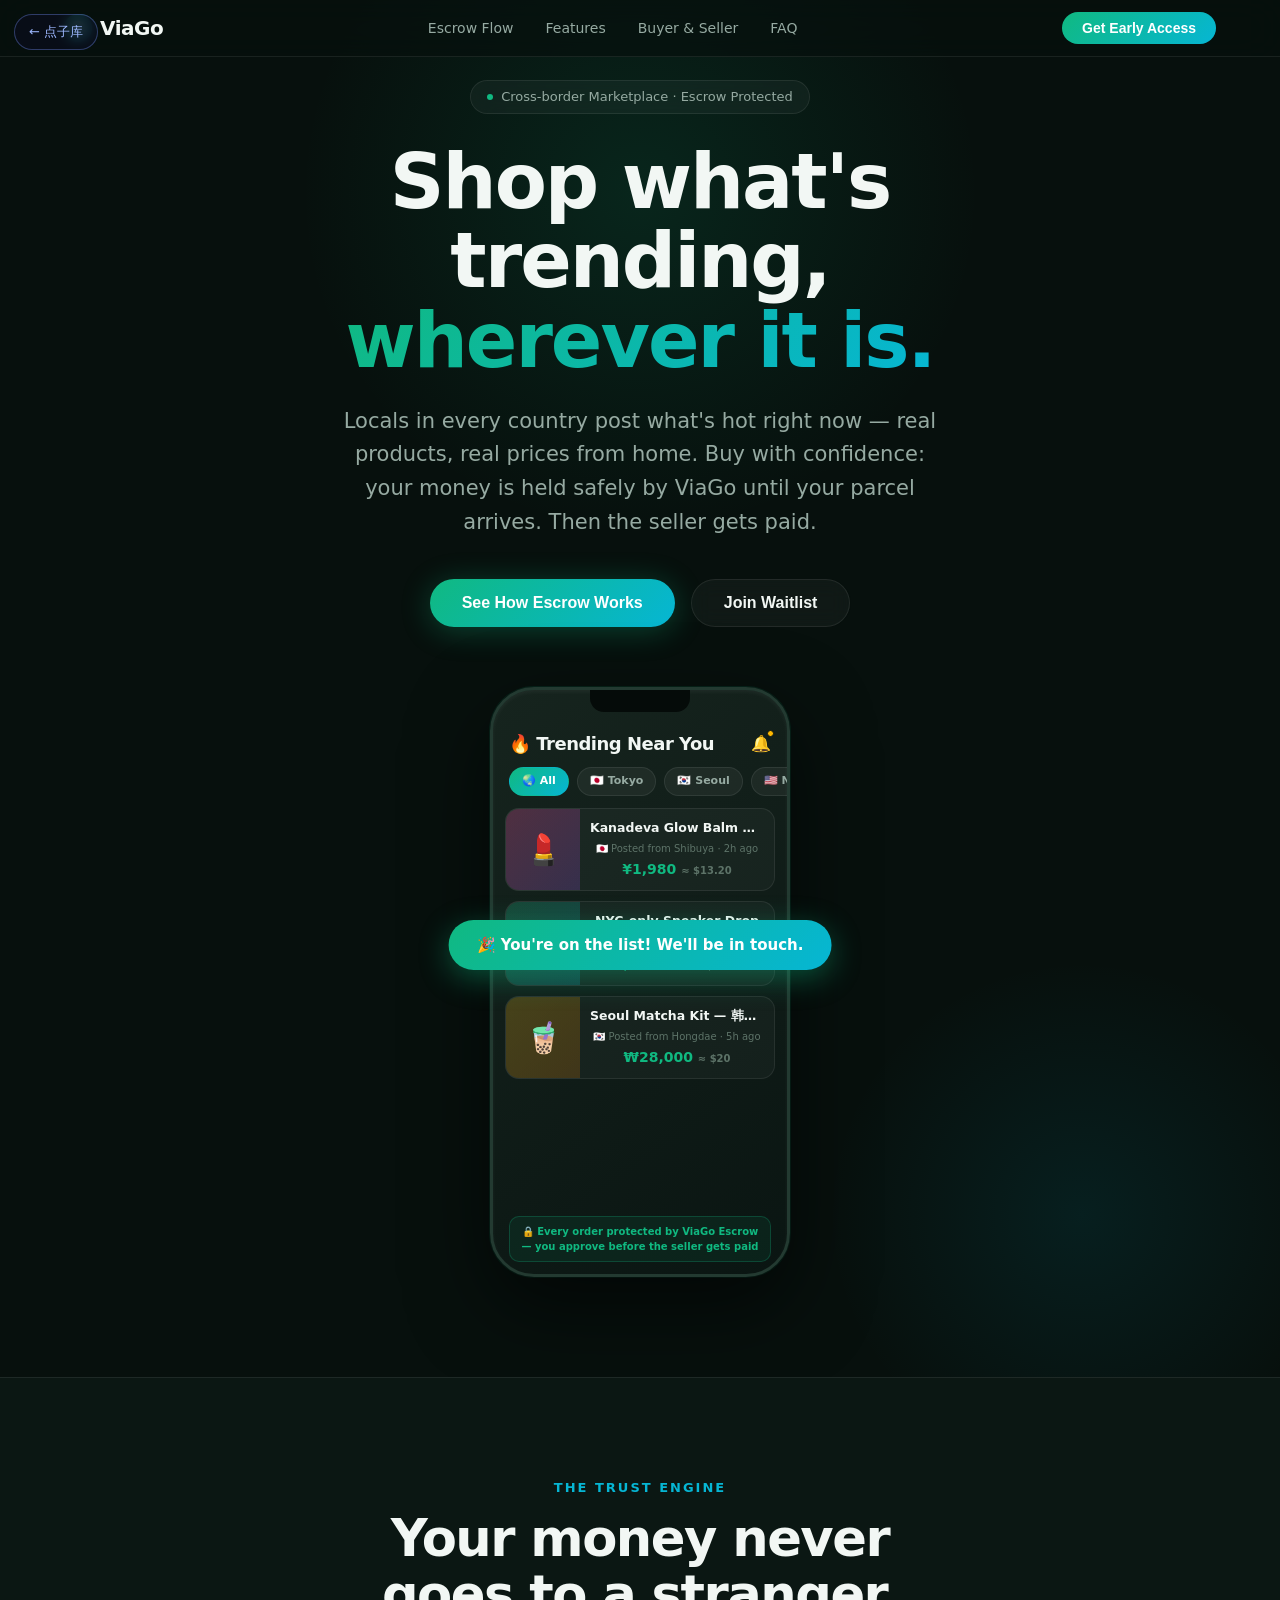
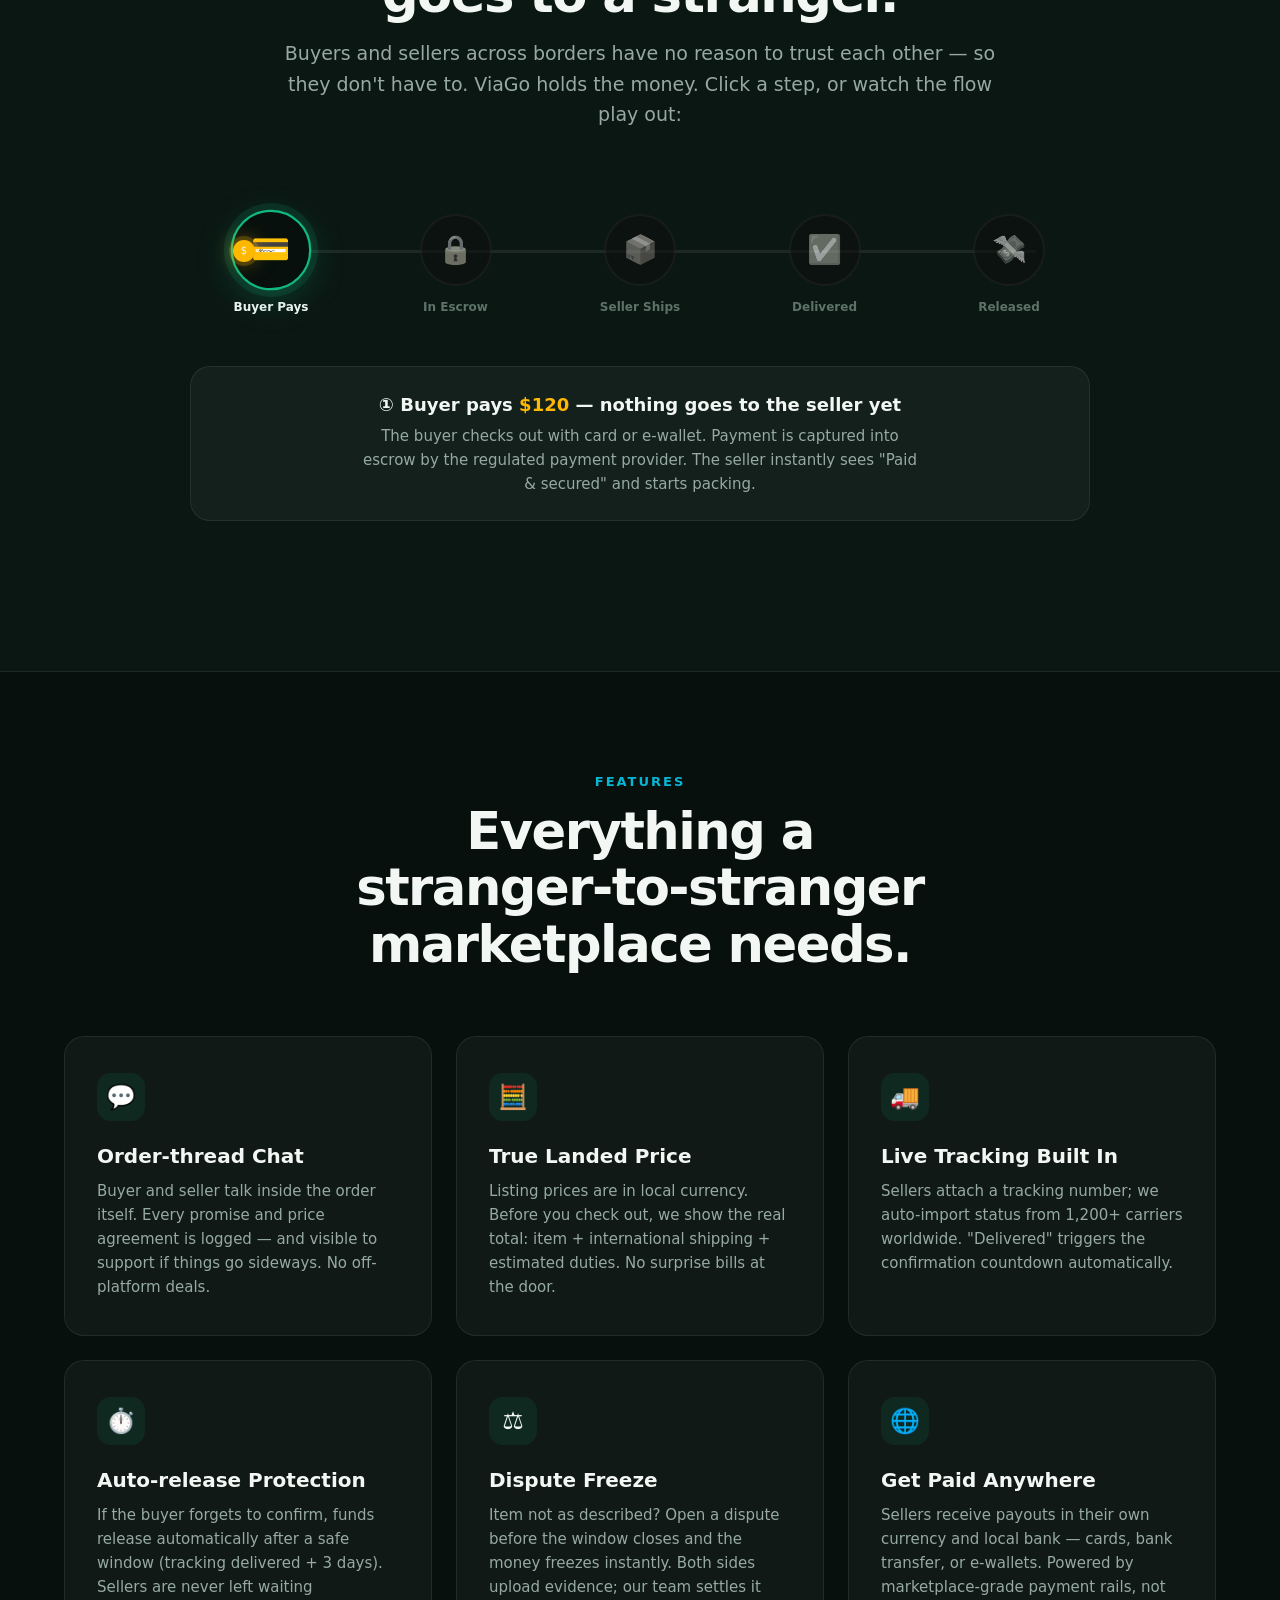
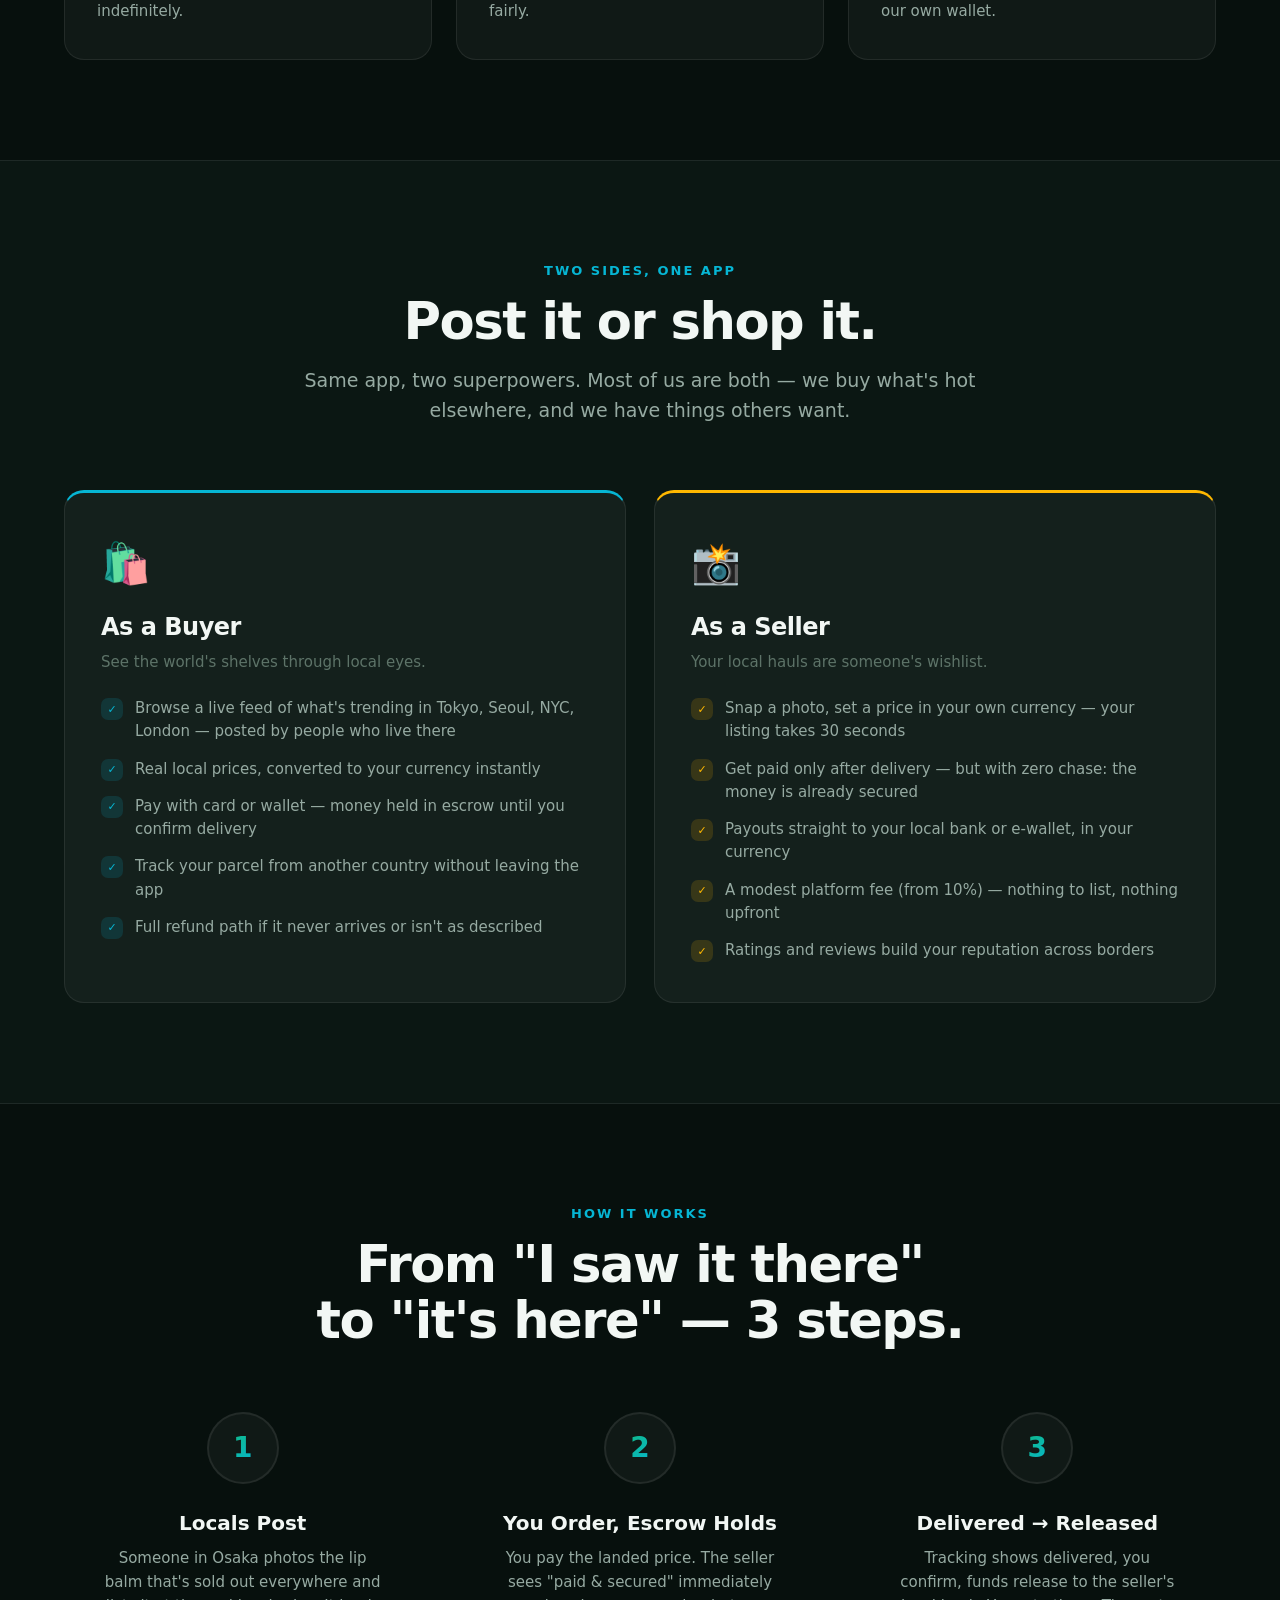
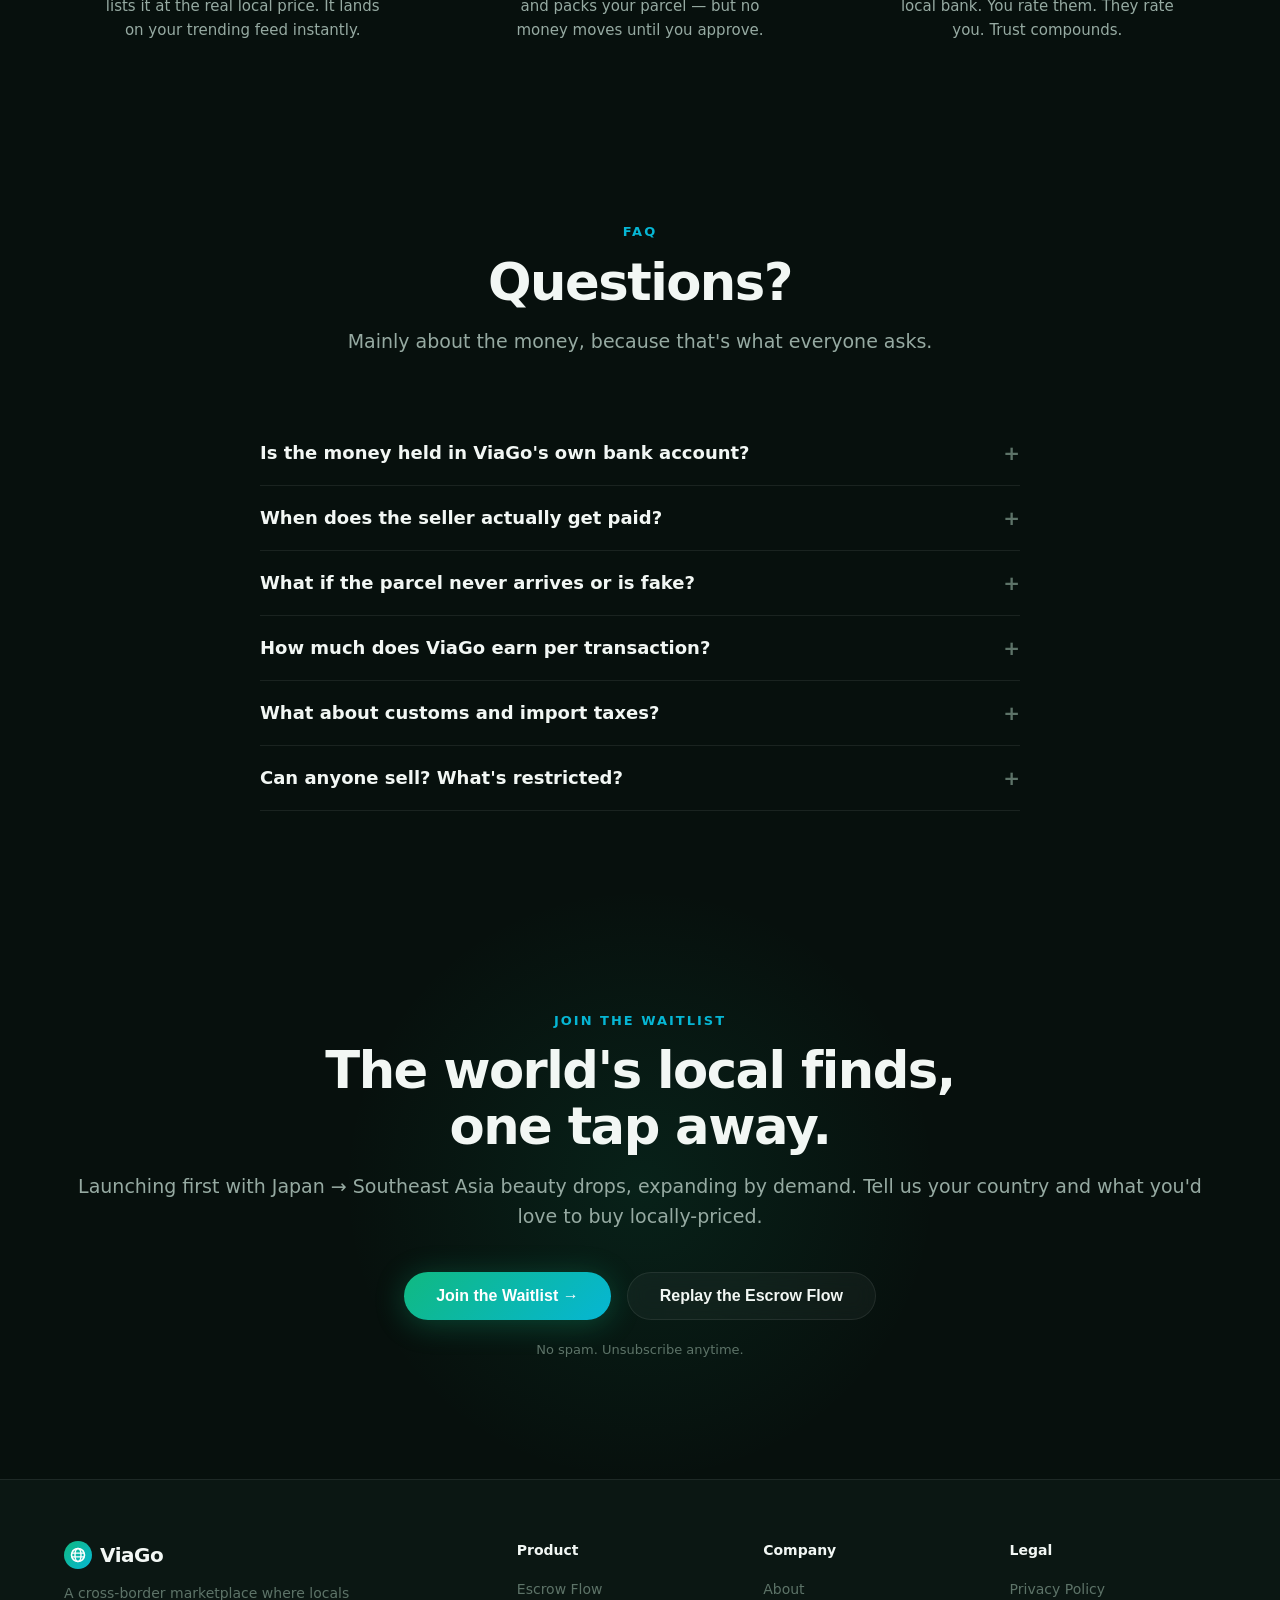
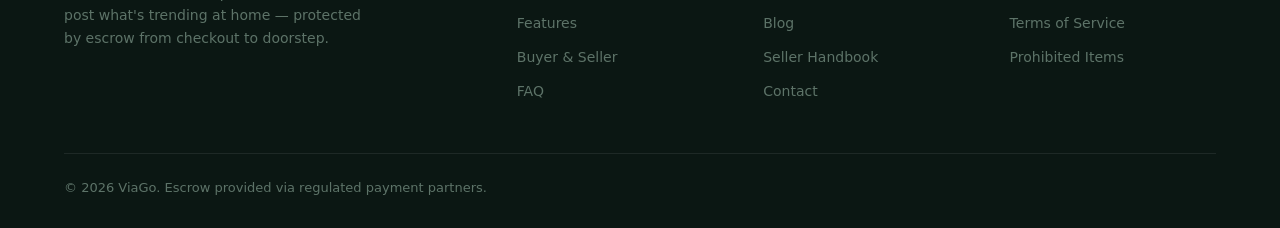
<file: ideas/viago.html>
<!DOCTYPE html>
<html lang="en">
<head>
    <meta charset="UTF-8">
    <meta name="viewport" content="width=device-width, initial-scale=1.0">
    <title>ViaGo — Shop What's Trending, Worldwide. Escrow Protected.</title>
    <meta name="description" content="Locals in every country post what's hot where they are — with real prices. Buy with escrow protection: your money is held safely until your parcel arrives.">
    <style>
        *, *::before, *::after { margin: 0; padding: 0; box-sizing: border-box; }

        :root {
            --bg: #07100d;
            --bg-2: #0b1713;
            --surface: rgba(255, 255, 255, 0.04);
            --surface-hover: rgba(255, 255, 255, 0.08);
            --border: rgba(255, 255, 255, 0.08);
            --text: #f2f7f4;
            --text-2: #96aaa2;
            --text-3: #5d7368;
            --c1: #10B981;
            --c2: #06B6D4;
            --c3: #FFB800;
            --gradient: linear-gradient(135deg, #10B981 0%, #06B6D4 100%);
            --gradient-gold: linear-gradient(135deg, #FFB800, #FF8C00);
            --radius: 20px;
            --max-width: 1200px;
        }

        html { scroll-behavior: smooth; -webkit-font-smoothing: antialiased; }
        body {
            font-family: -apple-system, BlinkMacSystemFont, 'SF Pro Display', 'Segoe UI', system-ui, sans-serif;
            background: var(--bg); color: var(--text); line-height: 1.5; overflow-x: hidden;
        }
        a { color: inherit; text-decoration: none; }

        .container { max-width: var(--max-width); margin: 0 auto; padding: 0 24px; }
        section { position: relative; padding: 100px 0; }

        /* ===== Nav ===== */
        nav {
            position: fixed; top: 0; left: 0; right: 0; z-index: 100;
            backdrop-filter: blur(20px); -webkit-backdrop-filter: blur(20px);
            background: rgba(7, 16, 13, 0.7); border-bottom: 1px solid var(--border);
            transition: background 0.3s ease;
        }
        nav .container { display: flex; align-items: center; justify-content: space-between; height: 56px; }
        .logo { display: flex; align-items: center; gap: 8px; font-weight: 700; font-size: 20px; letter-spacing: -0.5px; }
        .logo-icon {
            width: 28px; height: 28px; border-radius: 50%; background: var(--gradient);
            display: flex; align-items: center; justify-content: center;
        }
        .logo-icon svg { width: 16px; height: 16px; }
        nav ul { display: flex; list-style: none; gap: 32px; }
        nav ul li a { color: var(--text-2); font-size: 14px; font-weight: 500; transition: color 0.2s; }
        nav ul li a:hover { color: var(--text); }
        .nav-cta {
            padding: 8px 20px; border-radius: 100px; background: var(--gradient); color: #fff;
            font-size: 14px; font-weight: 600; border: none; cursor: pointer;
            transition: transform 0.2s, box-shadow 0.2s;
        }
        .nav-cta:hover { transform: scale(1.05); box-shadow: 0 4px 20px rgba(6, 182, 212, 0.4); }
        @media (max-width: 768px) { nav ul { display: none; } }

        /* ===== Hero ===== */
        #hero {
            min-height: 100vh; display: flex; align-items: center; justify-content: center;
            text-align: center; padding-top: 80px; overflow: hidden;
        }
        #hero::before {
            content: ''; position: absolute; top: -15%; left: 50%; transform: translateX(-50%);
            width: 800px; height: 800px;
            background: radial-gradient(circle, rgba(16, 185, 129, 0.13) 0%, transparent 60%);
            border-radius: 50%; pointer-events: none;
        }
        #hero::after {
            content: ''; position: absolute; bottom: -10%; right: -8%;
            width: 600px; height: 600px;
            background: radial-gradient(circle, rgba(6, 182, 212, 0.09) 0%, transparent 60%);
            border-radius: 50%; pointer-events: none;
        }
        .hero-content { position: relative; z-index: 2; max-width: 840px; }
        .hero-badge {
            display: inline-flex; align-items: center; gap: 8px; padding: 6px 16px;
            border-radius: 100px; background: var(--surface); border: 1px solid var(--border);
            font-size: 13px; color: var(--text-2); margin-bottom: 28px; backdrop-filter: blur(10px);
        }
        .hero-badge .dot { width: 6px; height: 6px; border-radius: 50%; background: var(--c1); animation: pulse 2s ease-in-out infinite; }
        @keyframes pulse {
            0%, 100% { opacity: 1; box-shadow: 0 0 0 0 rgba(16, 185, 129, 0.4); }
            50% { opacity: 0.6; box-shadow: 0 0 0 8px rgba(16, 185, 129, 0); }
        }
        h1 { font-size: clamp(40px, 6vw, 76px); font-weight: 800; line-height: 1.05; letter-spacing: -2px; margin-bottom: 24px; }
        .gradient-text { background: var(--gradient); -webkit-background-clip: text; -webkit-text-fill-color: transparent; background-clip: text; }
        .hero-sub { font-size: clamp(17px, 2vw, 21px); color: var(--text-2); max-width: 620px; margin: 0 auto 40px; line-height: 1.6; }
        .hero-cta { display: flex; gap: 16px; justify-content: center; flex-wrap: wrap; }
        .btn-primary {
            padding: 14px 32px; border-radius: 100px; background: var(--gradient); color: #fff;
            font-size: 16px; font-weight: 600; border: none; cursor: pointer;
            transition: all 0.3s ease; box-shadow: 0 4px 30px rgba(16, 185, 129, 0.3);
        }
        .btn-primary:hover { transform: translateY(-2px); box-shadow: 0 8px 40px rgba(16, 185, 129, 0.5); }
        .btn-secondary {
            padding: 14px 32px; border-radius: 100px; background: var(--surface); color: var(--text);
            font-size: 16px; font-weight: 600; border: 1px solid var(--border); cursor: pointer;
            transition: all 0.3s ease; backdrop-filter: blur(10px);
        }
        .btn-secondary:hover { background: var(--surface-hover); transform: translateY(-2px); }

        /* ===== Hero phone mockup ===== */
        .hero-visual { margin-top: 60px; position: relative; display: flex; justify-content: center; }
        .phone-frame {
            width: 300px; height: 590px;
            background: linear-gradient(145deg, #16241e, #0a1512);
            border-radius: 44px; border: 3px solid #233a31;
            box-shadow: 0 30px 80px rgba(0,0,0,0.6), 0 0 0 1px rgba(16,185,129,0.12),
                        inset 0 2px 4px rgba(255,255,255,0.05);
            overflow: hidden; position: relative;
            animation: phoneFloat 6s ease-in-out infinite;
        }
        @keyframes phoneFloat {
            0%, 100% { transform: translateY(0) rotateY(-3deg); }
            50% { transform: translateY(-12px) rotateY(3deg); }
        }
        .phone-notch {
            position: absolute; top: 0; left: 50%; transform: translateX(-50%);
            width: 100px; height: 22px; background: #050b09; border-radius: 0 0 14px 14px; z-index: 10;
        }
        .phone-screen { position: absolute; inset: 0; padding: 32px 0 0; overflow: hidden; display: flex; flex-direction: column; }
        .app-header { padding: 8px 16px 10px; display: flex; align-items: center; justify-content: space-between; }
        .app-title { font-size: 18px; font-weight: 800; letter-spacing: -0.5px; }
        .app-bell { position: relative; font-size: 16px; }
        .app-bell::after {
            content: ''; position: absolute; top: -2px; right: -3px; width: 7px; height: 7px;
            background: var(--c3); border-radius: 50%; border: 1.5px solid #0a1512;
        }
        .country-chips { display: flex; gap: 8px; padding: 0 16px 12px; overflow: hidden; }
        .chip {
            padding: 5px 12px; border-radius: 100px; font-size: 11px; font-weight: 600; white-space: nowrap;
            background: rgba(255,255,255,0.05); border: 1px solid var(--border); color: var(--text-2);
        }
        .chip.active { background: var(--gradient); color: #fff; border-color: transparent; }
        .feed { flex: 1; overflow: hidden; padding: 0 12px; display: flex; flex-direction: column; gap: 10px; }
        .feed-card {
            background: rgba(255,255,255,0.03); border: 1px solid var(--border);
            border-radius: 14px; overflow: hidden; display: flex; align-items: stretch;
        }
        .feed-img {
            width: 74px; display: flex; align-items: center; justify-content: center; font-size: 30px; flex-shrink: 0;
        }
        .feed-info { flex: 1; padding: 10px 10px; min-width: 0; display: flex; flex-direction: column; justify-content: center; gap: 3px; }
        .feed-name { font-size: 12.5px; font-weight: 700; white-space: nowrap; overflow: hidden; text-overflow: ellipsis; }
        .feed-meta { font-size: 10px; color: var(--text-3); }
        .feed-price { font-size: 14px; font-weight: 800; color: var(--c1); }
        .hot-badge {
            font-size: 9px; font-weight: 700; color: #fff; padding: 2px 7px; border-radius: 100px;
            background: var(--gradient-gold); width: fit-content;
        }
        .escrow-tag {
            display: inline-flex; align-items: center; gap: 5px; margin: 6px 16px 12px; padding: 7px 10px;
            border-radius: 10px; background: rgba(16,185,129,0.08); border: 1px solid rgba(16,185,129,0.25);
            font-size: 10px; color: var(--c1); font-weight: 600;
        }

        /* ===== Section headers ===== */
        .section-header { text-align: center; max-width: 720px; margin: 0 auto 64px; }
        .section-tag { font-size: 13px; font-weight: 700; text-transform: uppercase; letter-spacing: 2px; color: var(--c2); margin-bottom: 12px; }
        h2 { font-size: clamp(32px, 4vw, 52px); font-weight: 800; letter-spacing: -1.5px; line-height: 1.1; margin-bottom: 16px; }
        .section-desc { font-size: clamp(16px, 1.8vw, 19px); color: var(--text-2); line-height: 1.6; }

        /* ===== Escrow flow ===== */
        #escrow { background: var(--bg-2); border-top: 1px solid var(--border); border-bottom: 1px solid var(--border); }
        .flow-wrap { max-width: 900px; margin: 0 auto; }
        .flow-track { position: relative; padding: 20px 0 10px; }
        .flow-line {
            position: absolute; top: 56px; left: 6%; right: 6%; height: 3px;
            background: rgba(255,255,255,0.08); border-radius: 3px;
        }
        .flow-line-fill {
            position: absolute; top: 0; left: 0; bottom: 0; width: 0%;
            background: var(--gradient); border-radius: 3px; transition: width 0.8s cubic-bezier(.4,0,.2,1);
        }
        .flow-money {
            position: absolute; top: 46px; left: 6%; width: 22px; height: 22px; margin-left: -11px;
            background: var(--c3); border-radius: 50%; z-index: 3;
            box-shadow: 0 0 0 4px rgba(255,184,0,0.2), 0 0 20px rgba(255,184,0,0.5);
            transition: left 0.8s cubic-bezier(.4,0,.2,1), opacity 0.4s;
            display: flex; align-items: center; justify-content: center; font-size: 10px;
        }
        .flow-steps { display: flex; justify-content: space-between; position: relative; z-index: 2; }
        .flow-step { display: flex; flex-direction: column; align-items: center; gap: 12px; width: 18%; cursor: pointer; }
        .flow-node {
            width: 72px; height: 72px; border-radius: 50%; background: var(--bg); border: 2px solid var(--border);
            display: flex; align-items: center; justify-content: center; font-size: 28px;
            transition: all 0.5s ease; filter: grayscale(0.9) opacity(0.6);
        }
        .flow-step.active .flow-node {
            border-color: var(--c1); filter: none; transform: scale(1.12);
            box-shadow: 0 0 0 6px rgba(16,185,129,0.12), 0 8px 30px rgba(16,185,129,0.25);
        }
        .flow-step.done .flow-node { border-color: rgba(16,185,129,0.5); filter: grayscale(0.3) opacity(0.85); }
        .flow-label { font-size: 12px; font-weight: 700; color: var(--text-3); text-align: center; transition: color 0.4s; }
        .flow-step.active .flow-label { color: var(--text); }
        .flow-caption {
            margin-top: 40px; text-align: center; min-height: 96px;
            background: var(--surface); border: 1px solid var(--border); border-radius: var(--radius);
            padding: 24px 28px; transition: border-color 0.4s;
        }
        .flow-caption h3 { font-size: 18px; font-weight: 700; margin-bottom: 6px; }
        .flow-caption h3 .amt { color: var(--c3); }
        .flow-caption p { font-size: 15px; color: var(--text-2); line-height: 1.6; max-width: 560px; margin: 0 auto; }
        .split-bar {
            margin: 16px auto 0; max-width: 420px; height: 34px; border-radius: 10px; overflow: hidden;
            display: flex; font-size: 12px; font-weight: 700; opacity: 0; transform: translateY(8px);
            transition: opacity 0.5s, transform 0.5s;
        }
        .split-bar.show { opacity: 1; transform: translateY(0); }
        .split-seller { flex: 90; background: rgba(16,185,129,0.25); color: var(--c1); display: flex; align-items: center; justify-content: center; }
        .split-fee { flex: 10; background: rgba(255,184,0,0.3); color: var(--c3); display: flex; align-items: center; justify-content: center; }

        /* ===== Features ===== */
        .feature-grid { display: grid; grid-template-columns: repeat(auto-fit, minmax(300px, 1fr)); gap: 24px; }
        .feature-card {
            background: var(--surface); border: 1px solid var(--border); border-radius: var(--radius);
            padding: 36px 32px; transition: all 0.3s ease; position: relative; overflow: hidden;
        }
        .feature-card::before {
            content: ''; position: absolute; top: 0; left: 0; right: 0; height: 2px;
            background: var(--gradient); opacity: 0; transition: opacity 0.3s;
        }
        .feature-card:hover { background: var(--surface-hover); transform: translateY(-4px); border-color: rgba(16, 185, 129, 0.3); }
        .feature-card:hover::before { opacity: 1; }
        .feature-icon {
            width: 48px; height: 48px; border-radius: 14px; background: rgba(16, 185, 129, 0.1);
            display: flex; align-items: center; justify-content: center; margin-bottom: 20px; font-size: 24px;
        }
        .feature-card h3 { font-size: 20px; font-weight: 700; margin-bottom: 8px; }
        .feature-card p { font-size: 15px; color: var(--text-2); line-height: 1.6; }

        /* ===== Two sides ===== */
        #sides { background: var(--bg-2); border-top: 1px solid var(--border); border-bottom: 1px solid var(--border); }
        .sides-grid { display: grid; grid-template-columns: 1fr 1fr; gap: 28px; }
        @media (max-width: 860px) { .sides-grid { grid-template-columns: 1fr; } }
        .side-card {
            border-radius: var(--radius); padding: 40px 36px; position: relative; overflow: hidden;
            border: 1px solid var(--border); background: var(--surface);
        }
        .side-card.buyer { border-top: 3px solid var(--c2); }
        .side-card.seller { border-top: 3px solid var(--c3); }
        .side-emoji { font-size: 40px; margin-bottom: 16px; }
        .side-card h3 { font-size: 24px; font-weight: 800; margin-bottom: 6px; letter-spacing: -0.5px; }
        .side-card .side-sub { font-size: 15px; color: var(--text-3); margin-bottom: 24px; }
        .side-list { list-style: none; display: flex; flex-direction: column; gap: 14px; }
        .side-list li { display: flex; gap: 12px; align-items: flex-start; font-size: 15px; color: var(--text-2); line-height: 1.55; }
        .side-list .b {
            width: 22px; height: 22px; border-radius: 7px; flex-shrink: 0; margin-top: 1px;
            display: flex; align-items: center; justify-content: center; font-size: 11px; font-weight: 800;
        }
        .buyer .side-list .b { background: rgba(6,182,212,0.15); color: var(--c2); }
        .seller .side-list .b { background: rgba(255,184,0,0.15); color: var(--c3); }

        /* ===== How ===== */
        .steps { display: grid; grid-template-columns: repeat(auto-fit, minmax(260px, 1fr)); gap: 40px; counter-reset: step; }
        .step { text-align: center; }
        .step-num {
            width: 72px; height: 72px; border-radius: 50%; background: var(--surface); border: 2px solid var(--border);
            display: flex; align-items: center; justify-content: center; font-size: 28px; font-weight: 800;
            margin: 0 auto 24px; counter-increment: step; position: relative;
        }
        .step-num::after { content: counter(step); background: var(--gradient); -webkit-background-clip: text; -webkit-text-fill-color: transparent; background-clip: text; }
        .step h3 { font-size: 20px; font-weight: 700; margin-bottom: 8px; }
        .step p { font-size: 15px; color: var(--text-2); line-height: 1.6; max-width: 280px; margin: 0 auto; }

        /* ===== FAQ ===== */
        #faq { padding: 80px 0; }
        .faq-list { max-width: 760px; margin: 0 auto; }
        .faq-item { border-bottom: 1px solid var(--border); overflow: hidden; }
        .faq-q {
            width: 100%; text-align: left; background: none; border: none; color: var(--text);
            font-size: 18px; font-weight: 600; padding: 20px 0; cursor: pointer;
            display: flex; justify-content: space-between; align-items: center;
            transition: color 0.2s; font-family: inherit;
        }
        .faq-q:hover { color: var(--c1); }
        .faq-q .chevron { font-size: 20px; transition: transform 0.3s; color: var(--text-3); }
        .faq-item.open .faq-q .chevron { transform: rotate(45deg); }
        .faq-a { max-height: 0; overflow: hidden; transition: max-height 0.4s ease, padding 0.4s ease; color: var(--text-2); font-size: 15px; line-height: 1.7; }
        .faq-item.open .faq-a { max-height: 320px; padding-bottom: 20px; }

        /* ===== CTA ===== */
        #cta { text-align: center; padding: 120px 0; position: relative; overflow: hidden; }
        #cta::before {
            content: ''; position: absolute; top: 50%; left: 50%; transform: translate(-50%, -50%);
            width: 700px; height: 700px;
            background: radial-gradient(circle, rgba(16, 185, 129, 0.1) 0%, transparent 60%); border-radius: 50%;
        }
        .cta-content { position: relative; z-index: 2; }

        /* ===== Footer ===== */
        footer { background: var(--bg-2); border-top: 1px solid var(--border); padding: 60px 0 30px; }
        .footer-top { display: grid; grid-template-columns: 2fr 1fr 1fr 1fr; gap: 40px; margin-bottom: 40px; }
        @media (max-width: 768px) { .footer-top { grid-template-columns: 1fr 1fr; } }
        .footer-brand p { color: var(--text-3); font-size: 14px; margin-top: 12px; max-width: 300px; line-height: 1.6; }
        .footer-col h4 { font-size: 14px; font-weight: 700; margin-bottom: 16px; }
        .footer-col ul { list-style: none; }
        .footer-col ul li { margin-bottom: 10px; }
        .footer-col ul li a { color: var(--text-3); font-size: 14px; transition: color 0.2s; }
        .footer-col ul li a:hover { color: var(--text); }
        .footer-bottom { border-top: 1px solid var(--border); padding-top: 24px; display: flex; justify-content: space-between; align-items: center; flex-wrap: wrap; gap: 16px; }
        .footer-bottom p { color: var(--text-3); font-size: 13px; }

        .reveal { opacity: 0; transform: translateY(30px); transition: opacity 0.8s ease, transform 0.8s ease; }
        .reveal.visible { opacity: 1; transform: translateY(0); }

        @media (max-width: 768px) {
            section { padding: 60px 0; }
            .flow-label { font-size: 10px; }
            .flow-node { width: 52px; height: 52px; font-size: 20px; }
            .flow-line { top: 46px; }
            .flow-money { top: 36px; }
            .hero-cta { flex-direction: column; align-items: center; }
            .btn-primary, .btn-secondary { width: 100%; max-width: 300px; text-align: center; }
        }
    </style>
</head>
<body>
<a href="../ideas.html" style="position:fixed;top:14px;left:14px;z-index:9999;background:rgba(10,14,26,.85);color:#9db8ff;border:1px solid rgba(120,150,255,.35);padding:7px 14px;border-radius:999px;text-decoration:none;font-size:13px;backdrop-filter:blur(6px)">← 点子库</a>

<!-- Nav -->
<nav>
    <div class="container">
        <a href="#hero" class="logo">
            <div class="logo-icon">
                <svg viewBox="0 0 16 16" fill="none">
                    <circle cx="8" cy="8" r="6.5" stroke="white" stroke-width="1.6"/>
                    <ellipse cx="8" cy="8" rx="3" ry="6.5" stroke="white" stroke-width="1.4"/>
                    <path d="M1.6 6.2h12.8M1.6 9.8h12.8" stroke="white" stroke-width="1.3"/>
                </svg>
            </div>
            ViaGo
        </a>
        <ul>
            <li><a href="#escrow">Escrow Flow</a></li>
            <li><a href="#features">Features</a></li>
            <li><a href="#sides">Buyer &amp; Seller</a></li>
            <li><a href="#faq">FAQ</a></li>
        </ul>
        <button class="nav-cta">Get Early Access</button>
    </div>
</nav>

<!-- Hero -->
<section id="hero">
    <div class="container">
        <div class="hero-content">
            <div class="hero-badge">
                <span class="dot"></span>
                Cross-border Marketplace · Escrow Protected
            </div>
            <h1>
                Shop what's trending,<br>
                <span class="gradient-text">wherever it is.</span>
            </h1>
            <p class="hero-sub">
                Locals in every country post what's hot right now — real products, real prices from home. Buy with confidence: your money is held safely by ViaGo until your parcel arrives. Then the seller gets paid.
            </p>
            <div class="hero-cta">
                <button class="btn-primary" onclick="document.getElementById('escrow').scrollIntoView({behavior:'smooth'})">See How Escrow Works</button>
                <button class="btn-secondary" onclick="document.getElementById('cta').scrollIntoView({behavior:'smooth'})">Join Waitlist</button>
            </div>

            <div class="hero-visual">
                <div class="phone-frame">
                    <div class="phone-notch"></div>
                    <div class="phone-screen">
                        <div class="app-header">
                            <span class="app-title">🔥 Trending Near You</span>
                            <span class="app-bell">🔔</span>
                        </div>
                        <div class="country-chips">
                            <span class="chip active">🌏 All</span>
                            <span class="chip">🇯🇵 Tokyo</span>
                            <span class="chip">🇰🇷 Seoul</span>
                            <span class="chip">🇺🇸 NYC</span>
                        </div>
                        <div class="feed" id="phoneFeed">
                            <div class="feed-card">
                                <div class="feed-img" style="background:linear-gradient(135deg,rgba(236,72,153,0.25),rgba(168,85,247,0.2))">💄</div>
                                <div class="feed-info">
                                    <div class="feed-name">Kanadeva Glow Balm — 日本断货王</div>
                                    <div class="feed-meta">🇯🇵 Posted from Shibuya · 2h ago</div>
                                    <div class="feed-price">¥1,980 <span style="font-size:10px;color:var(--text-3)">≈ $13.20</span></div>
                                </div>
                                <div style="position:absolute;"></div>
                            </div>
                            <div class="feed-card">
                                <div class="feed-img" style="background:linear-gradient(135deg,rgba(16,185,129,0.22),rgba(6,182,212,0.2))">👟</div>
                                <div class="feed-info">
                                    <div class="feed-name">NYC-only Sneaker Drop</div>
                                    <div class="hot-badge">🔥 HOT · 47 watching</div>
                                    <div class="feed-price">$120 <span style="font-size:10px;color:var(--text-3)">landed $148</span></div>
                                </div>
                            </div>
                            <div class="feed-card">
                                <div class="feed-img" style="background:linear-gradient(135deg,rgba(255,184,0,0.2),rgba(255,140,0,0.18))">🧋</div>
                                <div class="feed-info">
                                    <div class="feed-name">Seoul Matcha Kit — 韩国ins爆款</div>
                                    <div class="feed-meta">🇰🇷 Posted from Hongdae · 5h ago</div>
                                    <div class="feed-price">₩28,000 <span style="font-size:10px;color:var(--text-3)">≈ $20</span></div>
                                </div>
                            </div>
                        </div>
                        <div class="escrow-tag">🔒 Every order protected by ViaGo Escrow — you approve before the seller gets paid</div>
                    </div>
                </div>
            </div>
        </div>
    </div>
</section>

<!-- Escrow Flow -->
<section id="escrow">
    <div class="container">
        <div class="section-header reveal">
            <div class="section-tag">The Trust Engine</div>
            <h2>Your money never<br>goes to a stranger.</h2>
            <p class="section-desc">Buyers and sellers across borders have no reason to trust each other — so they don't have to. ViaGo holds the money. Click a step, or watch the flow play out:</p>
        </div>
        <div class="flow-wrap reveal">
            <div class="flow-track">
                <div class="flow-line"><div class="flow-line-fill" id="flowFill"></div></div>
                <div class="flow-money" id="flowMoney">$</div>
                <div class="flow-steps">
                    <div class="flow-step" data-step="0" onclick="setStep(0,true)">
                        <div class="flow-node">💳</div>
                        <div class="flow-label">Buyer Pays</div>
                    </div>
                    <div class="flow-step" data-step="1" onclick="setStep(1,true)">
                        <div class="flow-node">🔒</div>
                        <div class="flow-label">In Escrow</div>
                    </div>
                    <div class="flow-step" data-step="2" onclick="setStep(2,true)">
                        <div class="flow-node">📦</div>
                        <div class="flow-label">Seller Ships</div>
                    </div>
                    <div class="flow-step" data-step="3" onclick="setStep(3,true)">
                        <div class="flow-node">✅</div>
                        <div class="flow-label">Delivered</div>
                    </div>
                    <div class="flow-step" data-step="4" onclick="setStep(4,true)">
                        <div class="flow-node">💸</div>
                        <div class="flow-label">Released</div>
                    </div>
                </div>
            </div>
            <div class="flow-caption" id="flowCaption">
                <h3></h3>
                <p></p>
            </div>
            <div class="split-bar" id="splitBar">
                <div class="split-seller">Seller gets $108</div>
                <div class="split-fee">ViaGo $12</div>
            </div>
        </div>
    </div>
</section>

<!-- Features -->
<section id="features">
    <div class="container">
        <div class="section-header reveal">
            <div class="section-tag">Features</div>
            <h2>Everything a<br>stranger-to-stranger<br>marketplace needs.</h2>
        </div>
        <div class="feature-grid">
            <div class="feature-card reveal">
                <div class="feature-icon">💬</div>
                <h3>Order-thread Chat</h3>
                <p>Buyer and seller talk inside the order itself. Every promise and price agreement is logged — and visible to support if things go sideways. No off-platform deals.</p>
            </div>
            <div class="feature-card reveal">
                <div class="feature-icon">🧮</div>
                <h3>True Landed Price</h3>
                <p>Listing prices are in local currency. Before you check out, we show the real total: item + international shipping + estimated duties. No surprise bills at the door.</p>
            </div>
            <div class="feature-card reveal">
                <div class="feature-icon">🚚</div>
                <h3>Live Tracking Built In</h3>
                <p>Sellers attach a tracking number; we auto-import status from 1,200+ carriers worldwide. "Delivered" triggers the confirmation countdown automatically.</p>
            </div>
            <div class="feature-card reveal">
                <div class="feature-icon">⏱️</div>
                <h3>Auto-release Protection</h3>
                <p>If the buyer forgets to confirm, funds release automatically after a safe window (tracking delivered + 3 days). Sellers are never left waiting indefinitely.</p>
            </div>
            <div class="feature-card reveal">
                <div class="feature-icon">⚖️</div>
                <h3>Dispute Freeze</h3>
                <p>Item not as described? Open a dispute before the window closes and the money freezes instantly. Both sides upload evidence; our team settles it fairly.</p>
            </div>
            <div class="feature-card reveal">
                <div class="feature-icon">🌐</div>
                <h3>Get Paid Anywhere</h3>
                <p>Sellers receive payouts in their own currency and local bank — cards, bank transfer, or e-wallets. Powered by marketplace-grade payment rails, not our own wallet.</p>
            </div>
        </div>
    </div>
</section>

<!-- Two sides -->
<section id="sides">
    <div class="container">
        <div class="section-header reveal">
            <div class="section-tag">Two Sides, One App</div>
            <h2>Post it or shop it.</h2>
            <p class="section-desc">Same app, two superpowers. Most of us are both — we buy what's hot elsewhere, and we have things others want.</p>
        </div>
        <div class="sides-grid">
            <div class="side-card buyer reveal">
                <div class="side-emoji">🛍️</div>
                <h3>As a Buyer</h3>
                <p class="side-sub">See the world's shelves through local eyes.</p>
                <ul class="side-list">
                    <li><span class="b">✓</span> Browse a live feed of what's trending in Tokyo, Seoul, NYC, London — posted by people who live there</li>
                    <li><span class="b">✓</span> Real local prices, converted to your currency instantly</li>
                    <li><span class="b">✓</span> Pay with card or wallet — money held in escrow until you confirm delivery</li>
                    <li><span class="b">✓</span> Track your parcel from another country without leaving the app</li>
                    <li><span class="b">✓</span> Full refund path if it never arrives or isn't as described</li>
                </ul>
            </div>
            <div class="side-card seller reveal">
                <div class="side-emoji">📸</div>
                <h3>As a Seller</h3>
                <p class="side-sub">Your local hauls are someone's wishlist.</p>
                <ul class="side-list">
                    <li><span class="b">✓</span> Snap a photo, set a price in your own currency — your listing takes 30 seconds</li>
                    <li><span class="b">✓</span> Get paid only after delivery — but with zero chase: the money is already secured</li>
                    <li><span class="b">✓</span> Payouts straight to your local bank or e-wallet, in your currency</li>
                    <li><span class="b">✓</span> A modest platform fee (from 10%) — nothing to list, nothing upfront</li>
                    <li><span class="b">✓</span> Ratings and reviews build your reputation across borders</li>
                </ul>
            </div>
        </div>
    </div>
</section>

<!-- How it works -->
<section id="how">
    <div class="container">
        <div class="section-header reveal">
            <div class="section-tag">How It Works</div>
            <h2>From "I saw it there"<br>to "it's here" — 3 steps.</h2>
        </div>
        <div class="steps">
            <div class="step reveal">
                <div class="step-num"></div>
                <h3>Locals Post</h3>
                <p>Someone in Osaka photos the lip balm that's sold out everywhere and lists it at the real local price. It lands on your trending feed instantly.</p>
            </div>
            <div class="step reveal">
                <div class="step-num"></div>
                <h3>You Order, Escrow Holds</h3>
                <p>You pay the landed price. The seller sees "paid & secured" immediately and packs your parcel — but no money moves until you approve.</p>
            </div>
            <div class="step reveal">
                <div class="step-num"></div>
                <h3>Delivered → Released</h3>
                <p>Tracking shows delivered, you confirm, funds release to the seller's local bank. You rate them. They rate you. Trust compounds.</p>
            </div>
        </div>
    </div>
</section>

<!-- FAQ -->
<section id="faq">
    <div class="container">
        <div class="section-header reveal">
            <div class="section-tag">FAQ</div>
            <h2>Questions?</h2>
            <p class="section-desc">Mainly about the money, because that's what everyone asks.</p>
        </div>
        <div class="faq-list">
            <div class="faq-item reveal">
                <button class="faq-q" onclick="toggleFaq(this)">Is the money held in ViaGo's own bank account?<span class="chevron">+</span></button>
                <div class="faq-a">No — and that's deliberate. We use marketplace payment infrastructure (Stripe Connect-style) where buyer funds are held by a regulated payment provider, not by us. We can never touch or run off with your escrow, and we don't need a money-transmitter license to operate.</div>
            </div>
            <div class="faq-item reveal">
                <button class="faq-q" onclick="toggleFaq(this)">When does the seller actually get paid?<span class="chevron">+</span></button>
                <div class="faq-a">The moment you confirm delivery — or automatically 3 days after tracking shows delivered if you don't act. Payouts arrive in the seller's local bank or e-wallet within 1–3 business days depending on their country.</div>
            </div>
            <div class="faq-item reveal">
                <button class="faq-q" onclick="toggleFaq(this)">What if the parcel never arrives or is fake?<span class="chevron">+</span></button>
                <div class="faq-a">Open a dispute before your confirmation window ends and the funds freeze immediately. You upload photos/evidence, the seller responds, and our resolution team decides. If you're right, you get a full refund back to your card — that's the whole point of escrow.</div>
            </div>
            <div class="faq-item reveal">
                <button class="faq-q" onclick="toggleFaq(this)">How much does ViaGo earn per transaction?<span class="chevron">+</span></button>
                <div class="faq-a">A 10% service fee on the buyer's total, covering payment processing, currency conversion, tracking integration, and dispute arbitration. Sellers pay nothing to list, and buyers see the fee as a line item at checkout — no surprises.</div>
            </div>
            <div class="faq-item reveal">
                <button class="faq-q" onclick="toggleFaq(this)">What about customs and import taxes?<span class="chevron">+</span></button>
                <div class="faq-a">Shown upfront in your landed price before you buy. We estimate duties from your country's import rules and the item category, and for major corridors we offer prepaid-duty shipping so your parcel never gets held at the border over an unpaid tax bill.</div>
            </div>
            <div class="faq-item reveal">
                <button class="faq-q" onclick="toggleFaq(this)">Can anyone sell? What's restricted?<span class="chevron">+</span></button>
                <div class="faq-a">Verified individuals with ID and a local payout method can list. Prohibited from day one: prescription medication, weapons, counterfeit goods, food &amp; skincare in countries that ban personal imports. Restricted categories require extra listing review — we'd rather ban an item than risk your customs seizure.</div>
            </div>
        </div>
    </div>
</section>

<!-- CTA -->
<section id="cta">
    <div class="container">
        <div class="cta-content reveal">
            <div class="section-tag">Join the Waitlist</div>
            <h2>The world's local finds,<br>one tap away.</h2>
            <p class="section-desc" style="margin-bottom:40px;">
                Launching first with Japan → Southeast Asia beauty drops, expanding by demand. Tell us your country and what you'd love to buy locally-priced.
            </p>
            <div class="hero-cta">
                <button class="btn-primary" onclick="showToast()">Join the Waitlist →</button>
                <button class="btn-secondary" onclick="document.getElementById('escrow').scrollIntoView({behavior:'smooth'})">Replay the Escrow Flow</button>
            </div>
            <p style="margin-top:20px;font-size:13px;color:var(--text-3);">No spam. Unsubscribe anytime.</p>
        </div>
    </div>
</section>

<!-- Footer -->
<footer>
    <div class="container">
        <div class="footer-top">
            <div class="footer-brand">
                <a href="#hero" class="logo">
                    <div class="logo-icon">
                        <svg viewBox="0 0 16 16" fill="none">
                            <circle cx="8" cy="8" r="6.5" stroke="white" stroke-width="1.6"/>
                            <ellipse cx="8" cy="8" rx="3" ry="6.5" stroke="white" stroke-width="1.4"/>
                            <path d="M1.6 6.2h12.8M1.6 9.8h12.8" stroke="white" stroke-width="1.3"/>
                        </svg>
                    </div>
                    ViaGo
                </a>
                <p>A cross-border marketplace where locals post what's trending at home — protected by escrow from checkout to doorstep.</p>
            </div>
            <div class="footer-col">
                <h4>Product</h4>
                <ul>
                    <li><a href="#escrow">Escrow Flow</a></li>
                    <li><a href="#features">Features</a></li>
                    <li><a href="#sides">Buyer &amp; Seller</a></li>
                    <li><a href="#faq">FAQ</a></li>
                </ul>
            </div>
            <div class="footer-col">
                <h4>Company</h4>
                <ul>
                    <li><a href="#">About</a></li>
                    <li><a href="#">Blog</a></li>
                    <li><a href="#">Seller Handbook</a></li>
                    <li><a href="#">Contact</a></li>
                </ul>
            </div>
            <div class="footer-col">
                <h4>Legal</h4>
                <ul>
                    <li><a href="#">Privacy Policy</a></li>
                    <li><a href="#">Terms of Service</a></li>
                    <li><a href="#">Prohibited Items</a></li>
                </ul>
            </div>
        </div>
        <div class="footer-bottom">
            <p>© 2026 ViaGo. Escrow provided via regulated payment partners.</p>
        </div>
    </div>
</footer>

<!-- Toast -->
<div id="toast" style="
    position:fixed; bottom:30px; left:50%; transform:translateX(-50%) translateY(100px);
    background:linear-gradient(135deg,#10B981,#06B6D4); color:#fff;
    padding:14px 28px; border-radius:100px; font-size:15px; font-weight:600;
    z-index:9999; box-shadow:0 8px 30px rgba(16,185,129,0.4);
    transition:transform 0.4s ease; white-space:nowrap;
">🎉 You're on the list! We'll be in touch.</div>

<script>
    // ===== Scroll reveal =====
    const revealObserver = new IntersectionObserver((entries) => {
        entries.forEach(e => { if (e.isIntersecting) e.target.classList.add('visible'); });
    }, { threshold: 0.1 });
    document.querySelectorAll('.reveal').forEach(el => revealObserver.observe(el));

    // ===== Escrow flow =====
    const CAPTIONS = [
        {
            h: '① Buyer pays <span class="amt">$120</span> — nothing goes to the seller yet',
            p: 'The buyer checks out with card or e-wallet. Payment is captured into escrow by the regulated payment provider. The seller instantly sees "Paid & secured" and starts packing.'
        },
        {
            h: '② Money locked 🔒 — neither side can touch it',
            p: 'Your $120 sits in escrow. Not in the seller\'s pocket, not in ours — held by payment infrastructure we can\'t access. Trust no longer required; the lock does the job.'
        },
        {
            h: '③ Seller ships with tracking attached',
            p: 'The seller drops the parcel with a carrier and uploads the tracking number. ViaGo auto-imports status from 1,200+ carriers — from Japan Post to DHL.'
        },
        {
            h: '④ Tracking shows delivered → buyer confirms',
            p: 'The buyer inspects the item and taps "Confirm received." Or forgets entirely — then auto-release kicks in 3 days after delivery. If something\'s wrong, a dispute freezes everything first.'
        },
        {
            h: '⑤ Released: <span class="amt">seller gets $108, ViaGo keeps $12</span>',
            p: 'Funds split automatically — the seller\'s share lands in their local bank within 1–3 days in their own currency. Our 10% fee covers processing, conversion, tracking, and dispute arbitration.'
        }
    ];
    const steps = document.querySelectorAll('.flow-step');
    const fill = document.getElementById('flowFill');
    const money = document.getElementById('flowMoney');
    const caption = document.getElementById('flowCaption');
    const splitBar = document.getElementById('splitBar');
    let cur = -1, autoTimer = null;

    function setStep(i, manual) {
        if (manual && autoTimer) { clearInterval(autoTimer); autoTimer = null; }
        cur = i;
        steps.forEach((s, idx) => {
            s.classList.toggle('active', idx === i);
            s.classList.toggle('done', idx < i);
        });
        const pct = 6 + (i / 4) * 88;              // track from 6% → 94%
        fill.style.width = ((i / 4) * 100) + '%';
        money.style.left = pct + '%';
        money.textContent = i === 4 ? '💸' : '$';
        caption.querySelector('h3').innerHTML = CAPTIONS[i].h;
        caption.querySelector('p').textContent = CAPTIONS[i].p;
        splitBar.classList.toggle('show', i === 4);
    }

    function nextStep() { setStep((cur + 1) % 5); }
    function startAuto() { if (!autoTimer) { nextStep(); autoTimer = setInterval(nextStep, 2600); } }

    // start animation when section scrolls into view
    const escrowObs = new IntersectionObserver((entries) => {
        entries.forEach(e => { if (e.isIntersecting) startAuto(); });
    }, { threshold: 0.25 });
    escrowObs.observe(document.getElementById('escrow'));

    // ===== FAQ =====
    function toggleFaq(btn) {
        const item = btn.parentElement;
        const open = item.classList.contains('open');
        document.querySelectorAll('.faq-item').forEach(i => i.classList.remove('open'));
        if (!open) item.classList.add('open');
    }

    // ===== Toast =====
    function showToast() {
        const t = document.getElementById('toast');
        t.style.transform = 'translateX(-50%) translateY(0)';
        setTimeout(() => { t.style.transform = 'translateX(-50%) translateY(100px)'; }, 3500);
    }

    // ===== Nav on scroll =====
    window.addEventListener('scroll', () => {
        document.querySelector('nav').style.background =
            window.scrollY > 50 ? 'rgba(7,16,13,0.85)' : 'rgba(7,16,13,0.7)';
    });
</script>
</body>
</html>
</file>
<file: assets/style.css>
:root {
  --bg: #0d1117;
  --panel: #161b22;
  --panel-2: #1c2330;
  --border: #2d3644;
  --text: #e6edf3;
  --muted: #8b949e;
  --accent: #58a6ff;
  --green: #3fb950;
  --red: #f85149;
  --amber: #d29922;
}
* { margin: 0; padding: 0; box-sizing: border-box; }
body {
  background: var(--bg);
  color: var(--text);
  font-family: "Segoe UI", "Microsoft YaHei", system-ui, sans-serif;
  min-height: 100vh;
  padding: 32px 16px 64px;
}
.wrap { max-width: 860px; margin: 0 auto; }
header { margin-bottom: 28px; }
header h1 { font-size: 26px; font-weight: 700; letter-spacing: .5px; }
header .sub { color: var(--muted); margin-top: 6px; font-size: 14px; }
a { color: var(--accent); text-decoration: none; }
a:hover { text-decoration: underline; }

.nav { display: flex; gap: 10px; margin-bottom: 24px; flex-wrap: wrap; }
.nav a {
  padding: 8px 16px; border: 1px solid var(--border); border-radius: 8px;
  color: var(--text); font-size: 14px; background: var(--panel);
}
.nav a:hover { border-color: var(--accent); text-decoration: none; }
.nav a.active { border-color: var(--accent); background: #1f2a3d; }

.card {
  background: var(--panel); border: 1px solid var(--border);
  border-radius: 12px; padding: 20px; margin-bottom: 18px;
}
.card h2 { font-size: 16px; margin-bottom: 12px; color: var(--text); }
.grid { display: grid; grid-template-columns: repeat(auto-fit, minmax(220px, 1fr)); gap: 14px; }
.stat .num { font-size: 26px; font-weight: 700; }
.stat .lbl { color: var(--muted); font-size: 13px; margin-top: 2px; }

table { width: 100%; border-collapse: collapse; font-size: 14px; }
th, td { text-align: left; padding: 9px 10px; border-bottom: 1px solid var(--border); }
th { color: var(--muted); font-weight: 600; font-size: 12px; text-transform: uppercase; letter-spacing: .5px; }
tr:hover td { background: var(--panel-2); }
td.amount { font-variant-numeric: tabular-nums; font-weight: 600; }

.empty { color: var(--muted); font-style: italic; padding: 18px 0; text-align: center; }
.badge {
  display: inline-block; padding: 2px 9px; border-radius: 999px;
  font-size: 12px; background: #26313f; color: #9fb3c8; margin-left: 6px;
}
.bar-row { display: flex; align-items: center; gap: 10px; margin-bottom: 9px; font-size: 13px; }
.bar-label { width: 56px; color: var(--muted); flex-shrink: 0; }
.bar-track { flex: 1; height: 10px; background: var(--panel-2); border-radius: 5px; overflow: hidden; }
.bar-fill { height: 100%; background: linear-gradient(90deg, #1f6feb, #58a6ff); border-radius: 5px; }
.bar-val { width: 80px; text-align: right; font-variant-numeric: tabular-nums; flex-shrink: 0; }

select, input[type=search] {
  background: var(--panel-2); border: 1px solid var(--border); color: var(--text);
  border-radius: 8px; padding: 7px 12px; font-size: 14px; margin-right: 8px;
}
select:focus, input:focus { outline: 1px solid var(--accent); }
footer { margin-top: 36px; color: #566070; font-size: 12px; text-align: center; }
</file>
